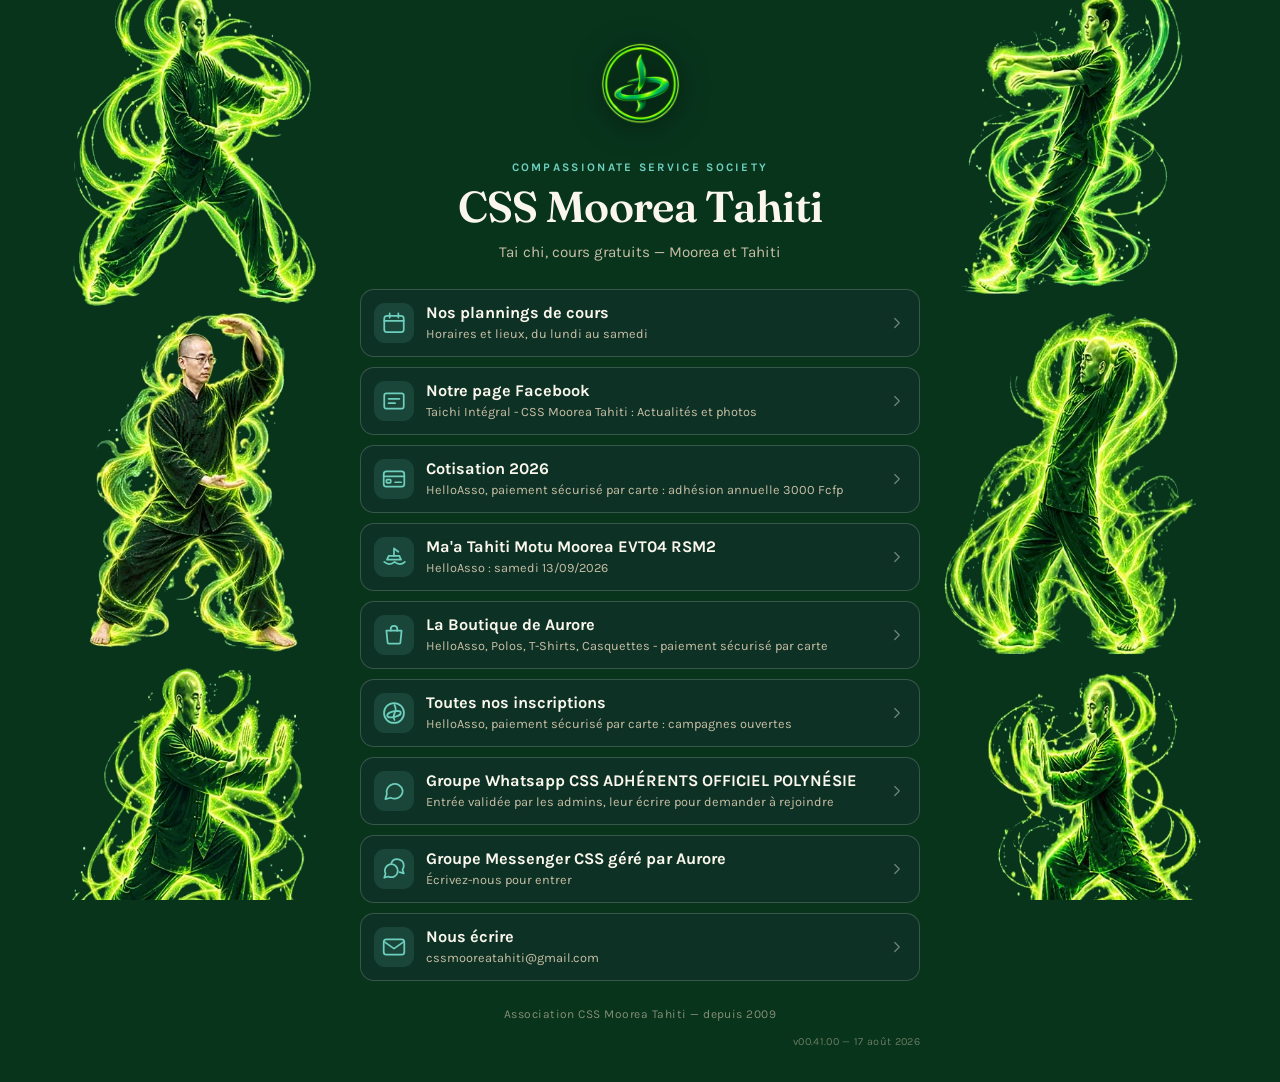
<file: index.html>
<!DOCTYPE html>
<!-- index.html — portail CSS Moorea Tahiti — version 00.41.00 — 18 août 2026 -->
<html lang="fr">
<head>
<meta charset="utf-8">
<meta name="viewport" content="width=device-width, initial-scale=1">

<!-- Titre et description : c'est ce qui s'affiche quand quelqu'un colle
     l'adresse dans un message. Le nom du site internet n'y figure pas,
     conformément à la règle de cette page publique. -->
<title>CSS Moorea Tahiti — nos liens</title>
<meta name="description" content="Tai chi à Moorea et Tahiti : actualités, adhésion, événements et conversations de l'association.">

<!-- Polices auto-hébergées, aucun appel à un domaine tiers.
     Fraunces pour le titre : sérif contemporain à contraste doux, lu
     lentement, en accord avec la discipline. Karla pour le texte :
     grotesque à hauteur d'x généreuse, lisible en petit corps. -->
<!-- Aperçu affiché par Facebook, Messenger et WhatsApp quand l'adresse est
     collée dans un message. Ces valeurs sont écrites en dur, contrairement
     au reste des textes : les robots de ces plateformes lisent le HTML sans
     exécuter le JavaScript, un texte posé par liens.js ne serait jamais vu.
     L'adresse de l'image DOIT être absolue, une adresse relative n'est pas
     résolue par ces robots.
     L'image partage-00.41.00.jpg est neutre et publique : elle ne cite ni l'espace
     réservé ni le site de l'association, puisqu'un aperçu circule partout,
     y compris hors des adhérents. -->
<meta property="og:type" content="website">
<meta property="og:site_name" content="CSS Moorea Tahiti">
<meta property="og:locale" content="fr_FR">
<meta property="og:url" content="https://csstaichi.github.io/liens/">
<meta property="og:title" content="CSS Moorea Tahiti — nos liens">
<meta property="og:description" content="Tai chi, cours gratuits à Moorea et Tahiti. Actualités, adhésion, événements et conversations de l'association.">
<meta property="og:image" content="https://csstaichi.github.io/liens/assets/partage-00.41.00.jpg">
<meta property="og:image:width" content="1200">
<meta property="og:image:height" content="630">
<meta property="og:image:alt" content="La pile des boutons du portail : plannings, page Facebook, cotisation, boutique et inscriptions">
<meta name="twitter:card" content="summary_large_image">
<meta name="twitter:title" content="CSS Moorea Tahiti — nos liens">
<meta name="twitter:description" content="Tai chi, cours gratuits à Moorea et Tahiti. Actualités, adhésion, événements et conversations de l'association.">
<meta name="twitter:image" content="https://csstaichi.github.io/liens/assets/partage-00.41.00.jpg">

<!-- Icône d'onglet et de raccourci sur l'écran d'accueil. -->
<link rel="icon" type="image/png" href="assets/logo.png">
<link rel="apple-touch-icon" href="assets/logo.png">

<link rel="stylesheet" href="assets/polices.css">
<link rel="stylesheet" href="styles.css">
</head>

<body>

<!-- Pavé 1 : l'image de fond, en position fixe derrière tout le reste. -->
<div class="fond"></div>

<!-- Pavé 2 : l'en-tête. Le logo de l'association est l'élément signature.
     Les attributs width et height sont posés pour que le navigateur
     réserve la place avant le chargement de l'image : sans eux, le titre
     saute vers le bas quand le logo arrive. -->
<header class="entete">

  <img class="logo" src="assets/logo.png" width="108" height="108"
       alt="Logo de l'association CSS Moorea Tahiti">

  <p class="sur-titre" data-dico="entete_sur_titre_public"></p>
  <h1 class="titre" data-dico="entete_titre"></h1>
  <p class="sous-titre" data-dico="entete_sous_titre_public"></p>
</header>

<!-- Pavé 3 : la pile de boutons. Vide dans le fichier : elle est remplie
     par liens.js à partir du jeu « publique ». -->
<main class="liens" id="liens"></main>

<!-- Pavé 4 : secours si JavaScript est désactivé. Un seul lien y est écrit
     en dur, celui de la page Facebook : c'est le point de contact de
     l'association et il ne révèle rien de réservé. -->
<noscript>
  <div class="secours">
    <span data-dico="alerte_sans_js">Cette page a besoin de JavaScript pour afficher les liens.</span><br>
    <span data-dico="alerte_sans_js_secours">Écrivez-nous sur notre page Facebook :</span><br>
    <a href="https://www.facebook.com/TaiChi.CSSMooreaTahiti">facebook.com/TaiChi.CSSMooreaTahiti</a>
  </div>
</noscript>

<!-- Pavé 5 : mention de pied de page. -->
<footer class="pied" data-dico="pied_mention"></footer>

<!-- Numéro de version, posé par liens.js depuis une valeur unique. -->
<p class="version" id="version"></p>

<!-- Pavé 6 : chargement du dictionnaire puis appel du jeu de cette page.
     Le nom du jeu est le seul réglage propre à ce fichier. -->
<script src="liens.js"></script>
<script>demarrer("publique");</script>

</body>
</html>
</file>
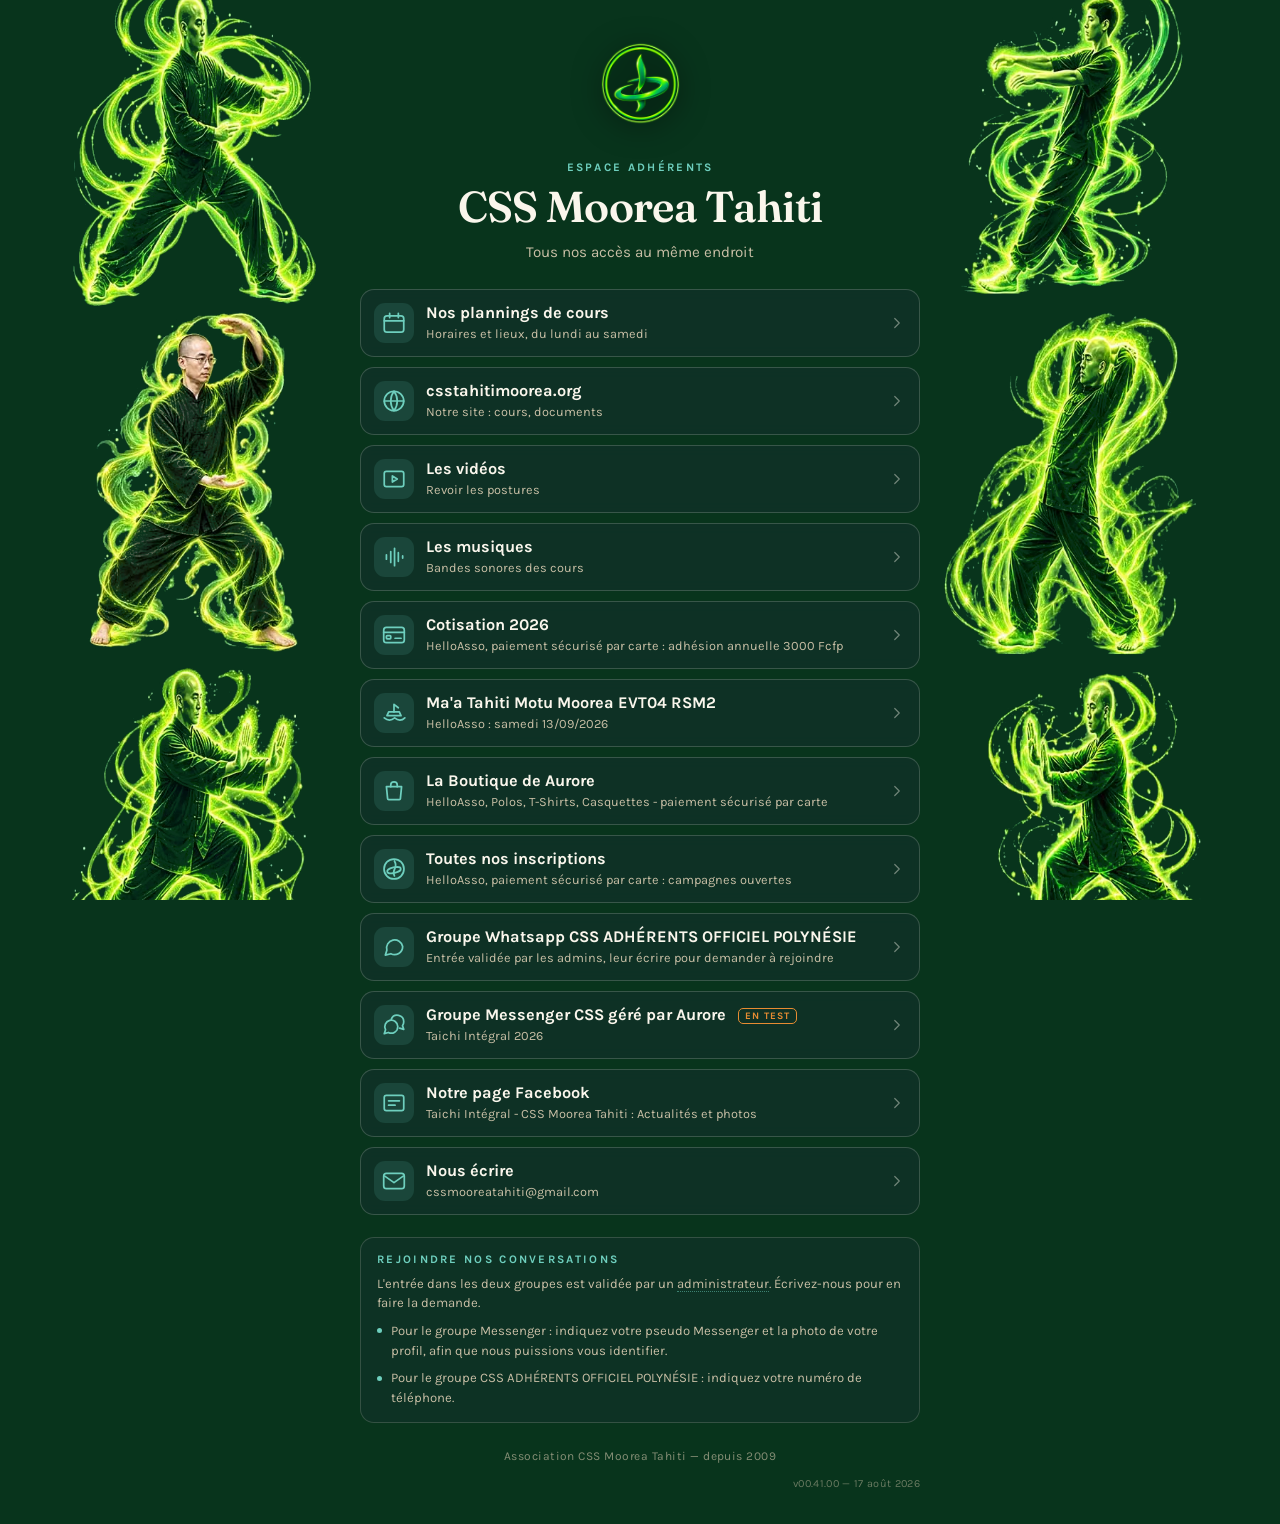
<file: adherents.html>
<!DOCTYPE html>
<!-- adherents.html — portail CSS Moorea Tahiti — version 00.41.00 — 18 août 2026 -->
<html lang="fr">
<head>
<meta charset="utf-8">
<meta name="viewport" content="width=device-width, initial-scale=1">

<title>CSS Moorea Tahiti — espace adhérents</title>
<meta name="description" content="Tous les accès de l'association réunis : site, vidéos, musiques, adhésion et conversations.">

<!-- PAS de balise robots noindex sur cette page, et c'est délibéré.
     Elle en portait une jusqu'à la version 00.07.00. Constat fait à
     l'usage : le compositeur de publication Facebook affichait bien
     l'aperçu, mais Messenger et WhatsApp ne montraient aucune image. Ces
     deux applications utilisent un robot d'aperçu distinct, qui respecte
     le noindex et supprime le cartouche.
     Or cette page est diffusée exclusivement dans ces deux conversations :
     y perdre l'aperçu revenait à le perdre partout où il sert.
     Le risque d'indexation reste faible : aucun site ne pointe vers cette
     adresse, et Google découvre surtout par les liens entrants.
     POUR REVENIR EN ARRIÈRE, si l'indexation devient gênante : remettre
     la ligne ci-dessous, en sachant que l'aperçu disparaîtra à nouveau.
     <meta name="robots" content="noindex, nofollow">
-->

<!-- Mêmes polices auto-hébergées que la page publique. -->
<!-- Aperçu affiché par Facebook, Messenger et WhatsApp quand l'adresse est
     collée dans un message. Ces valeurs sont écrites en dur, contrairement
     au reste des textes : les robots de ces plateformes lisent le HTML sans
     exécuter le JavaScript, un texte posé par liens.js ne serait jamais vu.
     L'adresse de l'image DOIT être absolue, une adresse relative n'est pas
     résolue par ces robots.
     L'image partage-00.41.00.jpg est neutre et publique : elle ne cite ni l'espace
     réservé ni le site de l'association, puisqu'un aperçu circule partout,
     y compris hors des adhérents. -->
<meta property="og:type" content="website">
<meta property="og:site_name" content="CSS Moorea Tahiti">
<meta property="og:locale" content="fr_FR">
<meta property="og:url" content="https://csstaichi.github.io/liens/adherents.html">
<meta property="og:title" content="CSS Moorea Tahiti — espace adhérents">
<meta property="og:description" content="Tous les accès de l'association réunis au même endroit.">
<meta property="og:image" content="https://csstaichi.github.io/liens/assets/partage-00.41.00.jpg">
<meta property="og:image:width" content="1200">
<meta property="og:image:height" content="630">
<meta property="og:image:alt" content="La pile des boutons du portail : plannings, page Facebook, cotisation, boutique et inscriptions">
<meta name="twitter:card" content="summary_large_image">
<meta name="twitter:title" content="CSS Moorea Tahiti — espace adhérents">
<meta name="twitter:description" content="Tous les accès de l'association réunis au même endroit.">
<meta name="twitter:image" content="https://csstaichi.github.io/liens/assets/partage-00.41.00.jpg">

<!-- Icône d'onglet et de raccourci sur l'écran d'accueil. -->
<link rel="icon" type="image/png" href="assets/logo.png">
<link rel="apple-touch-icon" href="assets/logo.png">

<link rel="stylesheet" href="assets/polices.css">
<link rel="stylesheet" href="styles.css">
</head>

<body>

<!-- Pavé 1 : image de fond, identique à la page publique. -->
<div class="fond"></div>

<!-- Pavé 2 : en-tête. Même logo signature ; sur-titre et sous-titre
     différents, ils disent à l'adhérent qu'il est au bon endroit. -->
<header class="entete">

  <img class="logo" src="assets/logo.png" width="108" height="108"
       alt="Logo de l'association CSS Moorea Tahiti">

  <p class="sur-titre" data-dico="entete_sur_titre_adherents"></p>
  <h1 class="titre" data-dico="entete_titre"></h1>
  <p class="sous-titre" data-dico="entete_sous_titre_adherents"></p>
</header>

<!-- Pavé 3 : la pile de boutons, remplie par liens.js avec le jeu complet. -->
<main class="liens" id="liens"></main>

<!-- Pavé 3 bis : comment obtenir l'accès aux deux conversations.
     Les deux groupes sont en approbation par un administrateur : aucun
     lien ne permet de demander à entrer, la démarche passe par un
     message. Tous les textes viennent du dictionnaire. -->
<section class="demande">
  <h2 class="demande-titre" data-dico="demande_titre"></h2>
  <p data-dico="demande_texte"></p>
  <p class="demande-ligne" data-dico="demande_messenger"></p>
  <p class="demande-ligne" data-dico="demande_whatsapp"></p>
</section>


<!-- Pavé 4 : secours sans JavaScript. Ici le lien écrit en dur est celui du
     site de l'association, puisque cette page lui est déjà consacrée. -->
<noscript>
  <div class="secours">
    <span data-dico="alerte_sans_js">Cette page a besoin de JavaScript pour afficher les liens.</span><br>
    <a href="https://www.csstahitimoorea.org/accueil">csstahitimoorea.org</a>
  </div>
</noscript>

<!-- Pavé 6 : mention de pied de page. -->
<footer class="pied" data-dico="pied_mention"></footer>

<!-- Numéro de version, posé par liens.js depuis une valeur unique. -->
<p class="version" id="version"></p>

<!-- Pavé 7 : dictionnaire puis jeu de cette page. -->
<script src="liens.js"></script>
<script>demarrer("adherents");</script>

</body>
</html>
</file>
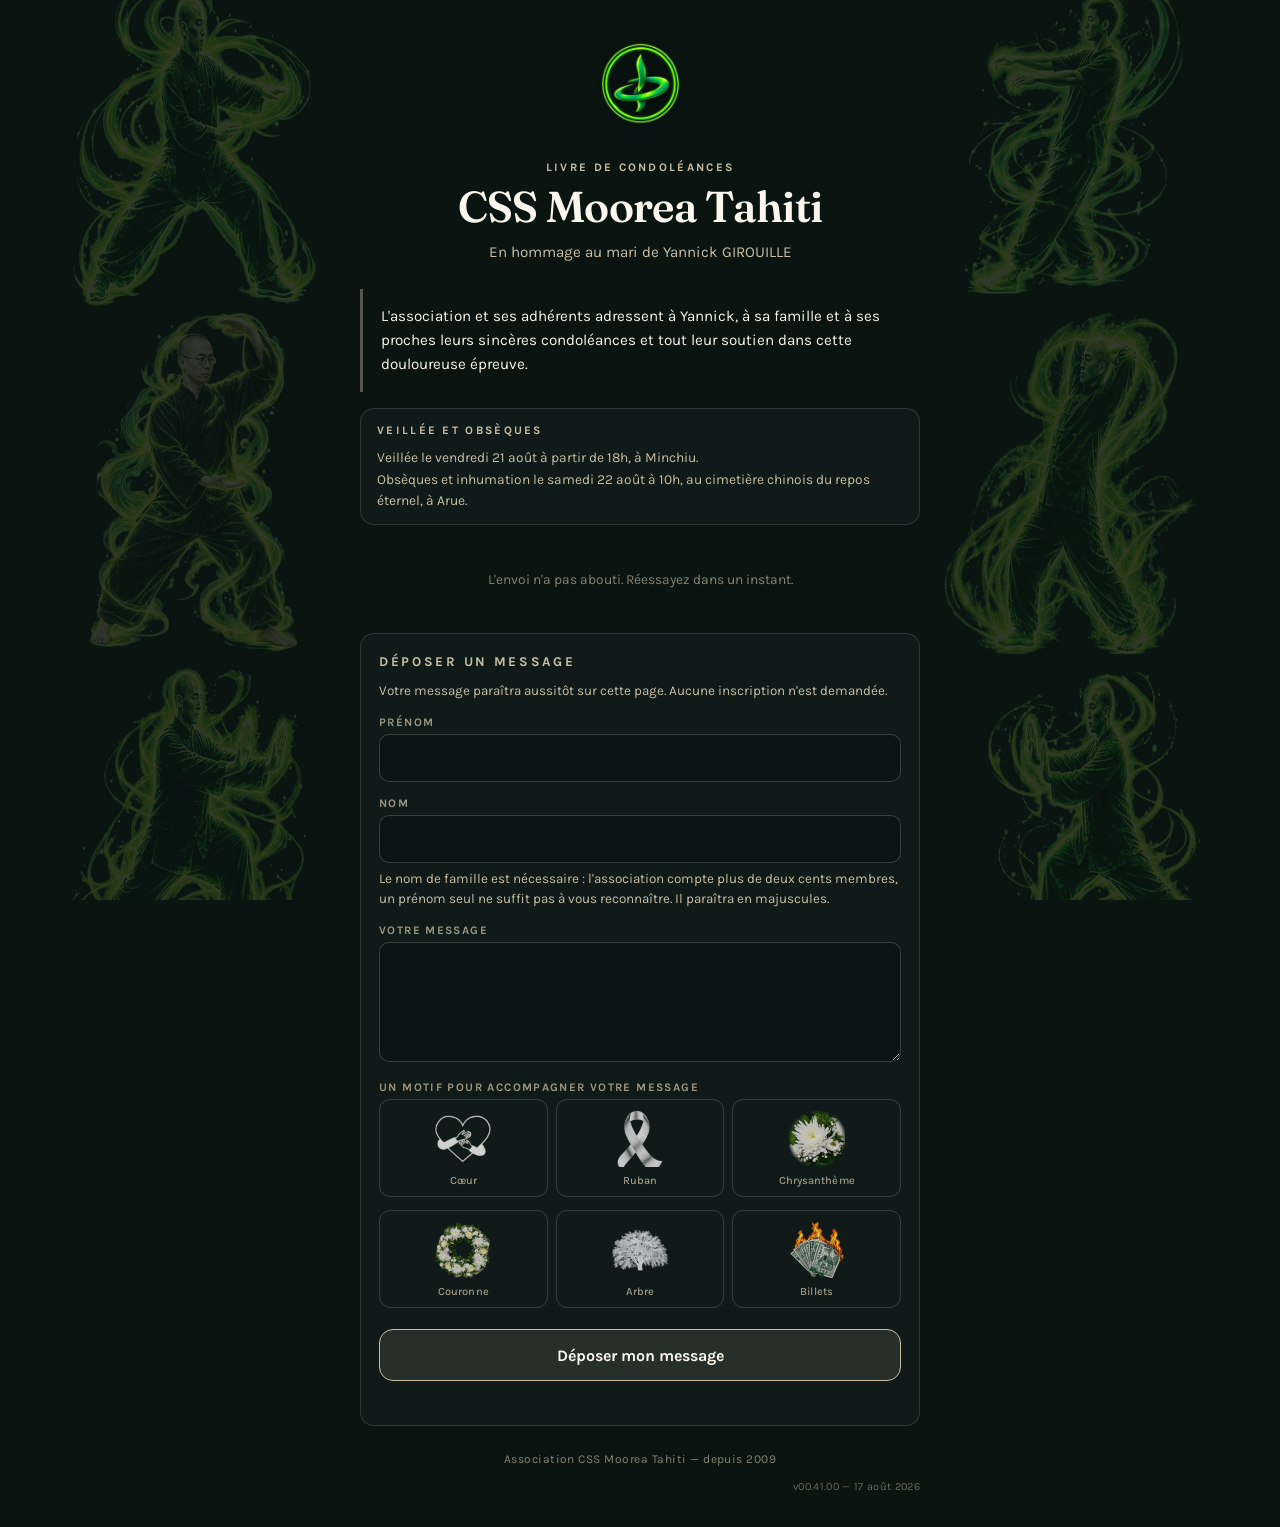
<file: condoleances.html>
<!DOCTYPE html>
<!-- condoleances.html — portail CSS Moorea Tahiti — version 00.41.00 — 18 août 2026 -->
<html lang="fr">
<head>
<meta charset="utf-8">
<meta name="viewport" content="width=device-width, initial-scale=1">

<title>Livre de condoléances — CSS Moorea Tahiti</title>
<meta name="description" content="Livre de condoléances ouvert par l'association CSS Moorea Tahiti en hommage au mari de Yannick GIROUILLE.">

<!-- Aperçu de partage propre depuis la 00.31.00 : assets/partage-condoleances-00.41.00.jpg,
     1200 x 630 px. Jusqu'ici cette page retombait sur la carte du portail,
     qui montre la pile de boutons, Boutique et Cotisation comprises. Un
     cartouche gai posé sur un lien de deuil est une faute, et elle était
     visible par tous ceux qui recevaient le lien.
     L'image ne porte aucun bouton, aucune couleur vive, et pas la moindre
     touche de rouge, proscrit dans un deuil chinois.
     APRÈS TOUT CHANGEMENT DE CETTE IMAGE OU DU TITRE : passer l'adresse
     dans developers.facebook.com/tools/debug puis « Re-collecter », sinon
     les liens déjà partagés gardent l'ancien cartouche des semaines. -->
<meta property="og:type" content="website">
<meta property="og:site_name" content="CSS Moorea Tahiti">
<meta property="og:locale" content="fr_FR">
<meta property="og:url" content="https://csstaichi.github.io/liens/condoleances.html">
<meta property="og:title" content="Livre de condoléances — CSS Moorea Tahiti">
<meta property="og:description" content="Déposez un message pour Yannick, sa famille et ses proches.">
<meta property="og:image" content="https://csstaichi.github.io/liens/assets/partage-condoleances-00.41.00.jpg">
<meta property="og:image:alt" content="Deux fleurs blanches posées sur une eau sombre">
<meta property="og:image:width" content="1200">
<meta property="og:image:height" content="630">
<meta name="twitter:card" content="summary_large_image">
<meta name="twitter:title" content="Livre de condoléances — CSS Moorea Tahiti">
<meta name="twitter:description" content="Déposez un message pour Yannick, sa famille et ses proches.">
<meta name="twitter:image" content="https://csstaichi.github.io/liens/assets/partage-condoleances-00.41.00.jpg">

<link rel="icon" type="image/png" href="assets/logo.png">
<link rel="apple-touch-icon" href="assets/logo.png">

<link rel="stylesheet" href="assets/polices.css">
<link rel="stylesheet" href="styles.css">
</head>

<!-- La classe « condoleances » assombrit le fond et atténue les
     figurines : le vert vif du portail n'a pas sa place ici. -->
<body class="condoleances">

<!-- Pavé 1 : arrière-plan et figurines atténuées. -->
<div class="fond"></div>

<!-- Pavé 2 : en-tête. -->
<header class="entete">

  <img class="logo" src="assets/logo.png" width="116" height="116"
       alt="Logo de l'association CSS Moorea Tahiti">

  <p class="sur-titre" data-dico="entete_sur_titre_condoleances"></p>
  <h1 class="titre" data-dico="entete_titre"></h1>
  <p class="sous-titre" data-dico="entete_sous_titre_condoleances"></p>
</header>

<!-- Pavé 3 : mot d'introduction. -->
<p class="condo-intro" data-dico="condo_intro"></p>

<!-- Pavé 4 : veillée et obsèques. Information factuelle, séparée des
     messages pour rester trouvable. -->
<section class="condo-dates">
  <p class="demande-titre" data-dico="condo_obseques_titre"></p>
  <p data-dico="condo_veillee"></p>
  <p data-dico="condo_inhumation"></p>
</section>

<!-- Pavé 5 : nombre de messages, puis les messages eux-mêmes, lus dans
     le registre par liens.js. -->
<p class="condo-compteur" id="compteur"></p>
<main class="liens" id="messages"></main>

<!-- Pavé 6 : formulaire de dépôt.
     Pas de balise form imbriquée dans autre chose, pas de rechargement :
     l'envoi se fait sans quitter la page, et le message apparaît aussitôt
     au-dessus. -->
<section class="condo-form">
  <!-- Titre et intro portent un identifiant : ils changent de texte
       quand le formulaire sert à MODIFIER un message au lieu d'en
       déposer un neuf. C'est habillerFormulaire() qui les écrit. -->
  <p class="demande-titre" id="form-titre"></p>
  <p id="form-intro"></p>

  <form id="formulaire" novalidate>

    <div class="champ">
      <label for="prenom" data-dico="condo_champ_prenom"></label>
      <input type="text" id="prenom" name="prenom" maxlength="60" autocomplete="given-name">
    </div>

    <div class="champ">
      <label for="nom" data-dico="condo_champ_nom"></label>
      <input type="text" id="nom" name="nom" maxlength="60" autocomplete="family-name">
      <!-- Mention du caractère facultatif : elle est placée sous le second
           champ, donc lue après les deux, et non au-dessus du premier. -->
      <p class="champ-aide" data-dico="condo_champ_nom_libre"></p>
    </div>

    <div class="champ">
      <label for="message" data-dico="condo_champ_message"></label>
      <textarea id="message" name="message" maxlength="1200"></textarea>
    </div>

    <div class="champ">
      <label data-dico="condo_champ_motif"></label>
      <div class="motifs" id="motifs"></div>
    </div>

    <!-- Champ piège contre les robots. Invisible à l'écran, ignoré par
         les lecteurs d'écran, jamais rempli par un humain. -->
    <div class="piege" aria-hidden="true">
      <label for="site">Ne pas remplir</label>
      <input type="text" id="site" name="site" tabindex="-1" autocomplete="off">
    </div>

    <button type="submit" class="bouton-envoi" id="envoyer" data-dico="condo_bouton"></button>

    <!-- Bouton d'abandon d'une modification. Masqué tant qu'aucun message
         n'est en cours de modification. -->
    <button type="button" class="bouton-annuler" id="annuler" hidden></button>

    <p class="etat" id="etat" role="status"></p>
  </form>
</section>

<!-- Pavé 7 : secours sans JavaScript. -->
<noscript>
  <div class="secours">
    <span data-dico="alerte_sans_js">Cette page a besoin de JavaScript pour afficher les messages.</span>
  </div>
</noscript>

<!-- Pavé 8 : mention de pied de page et repère de version. -->
<footer class="pied" data-dico="pied_mention"></footer>
<p class="version" id="version"></p>

<!-- Pavé 9 : dictionnaire puis ouverture du registre. -->
<script src="liens.js"></script>
<script>demarrerCondoleances();</script>

</body>
</html>
</file>
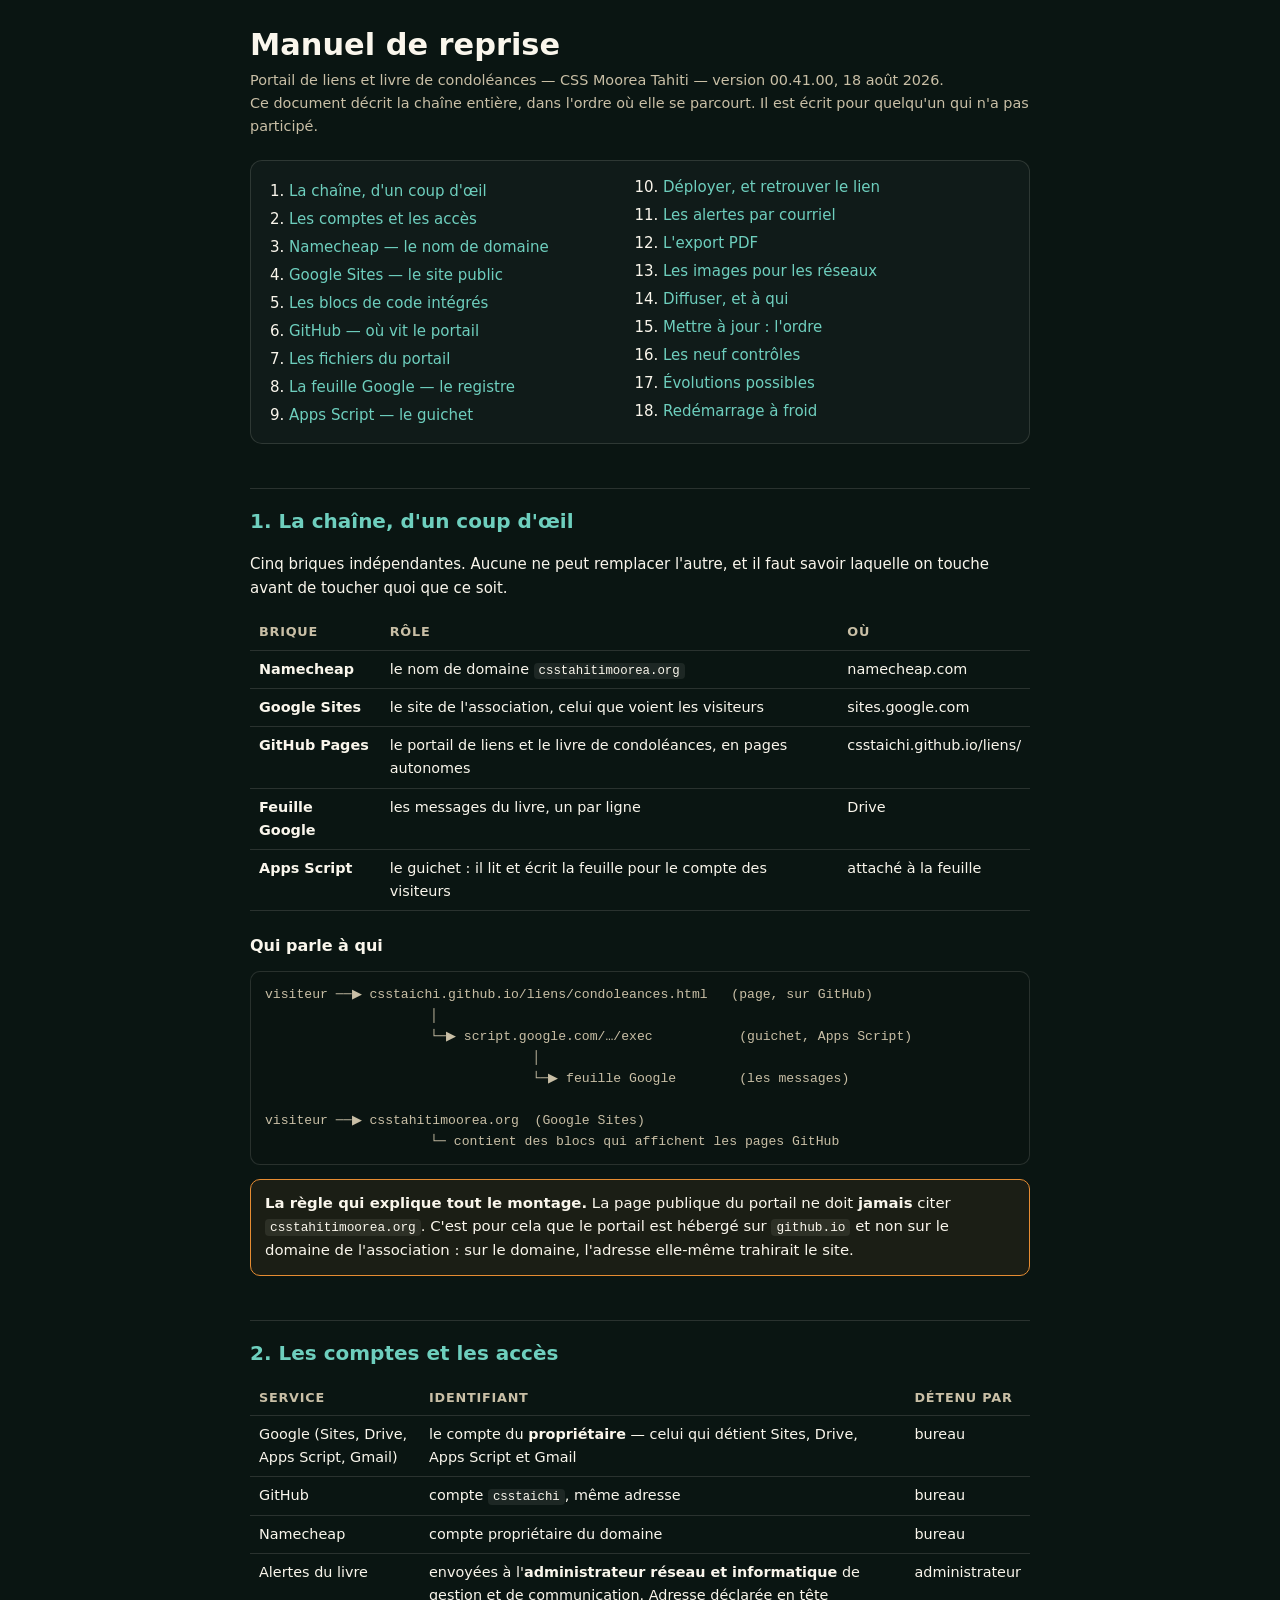
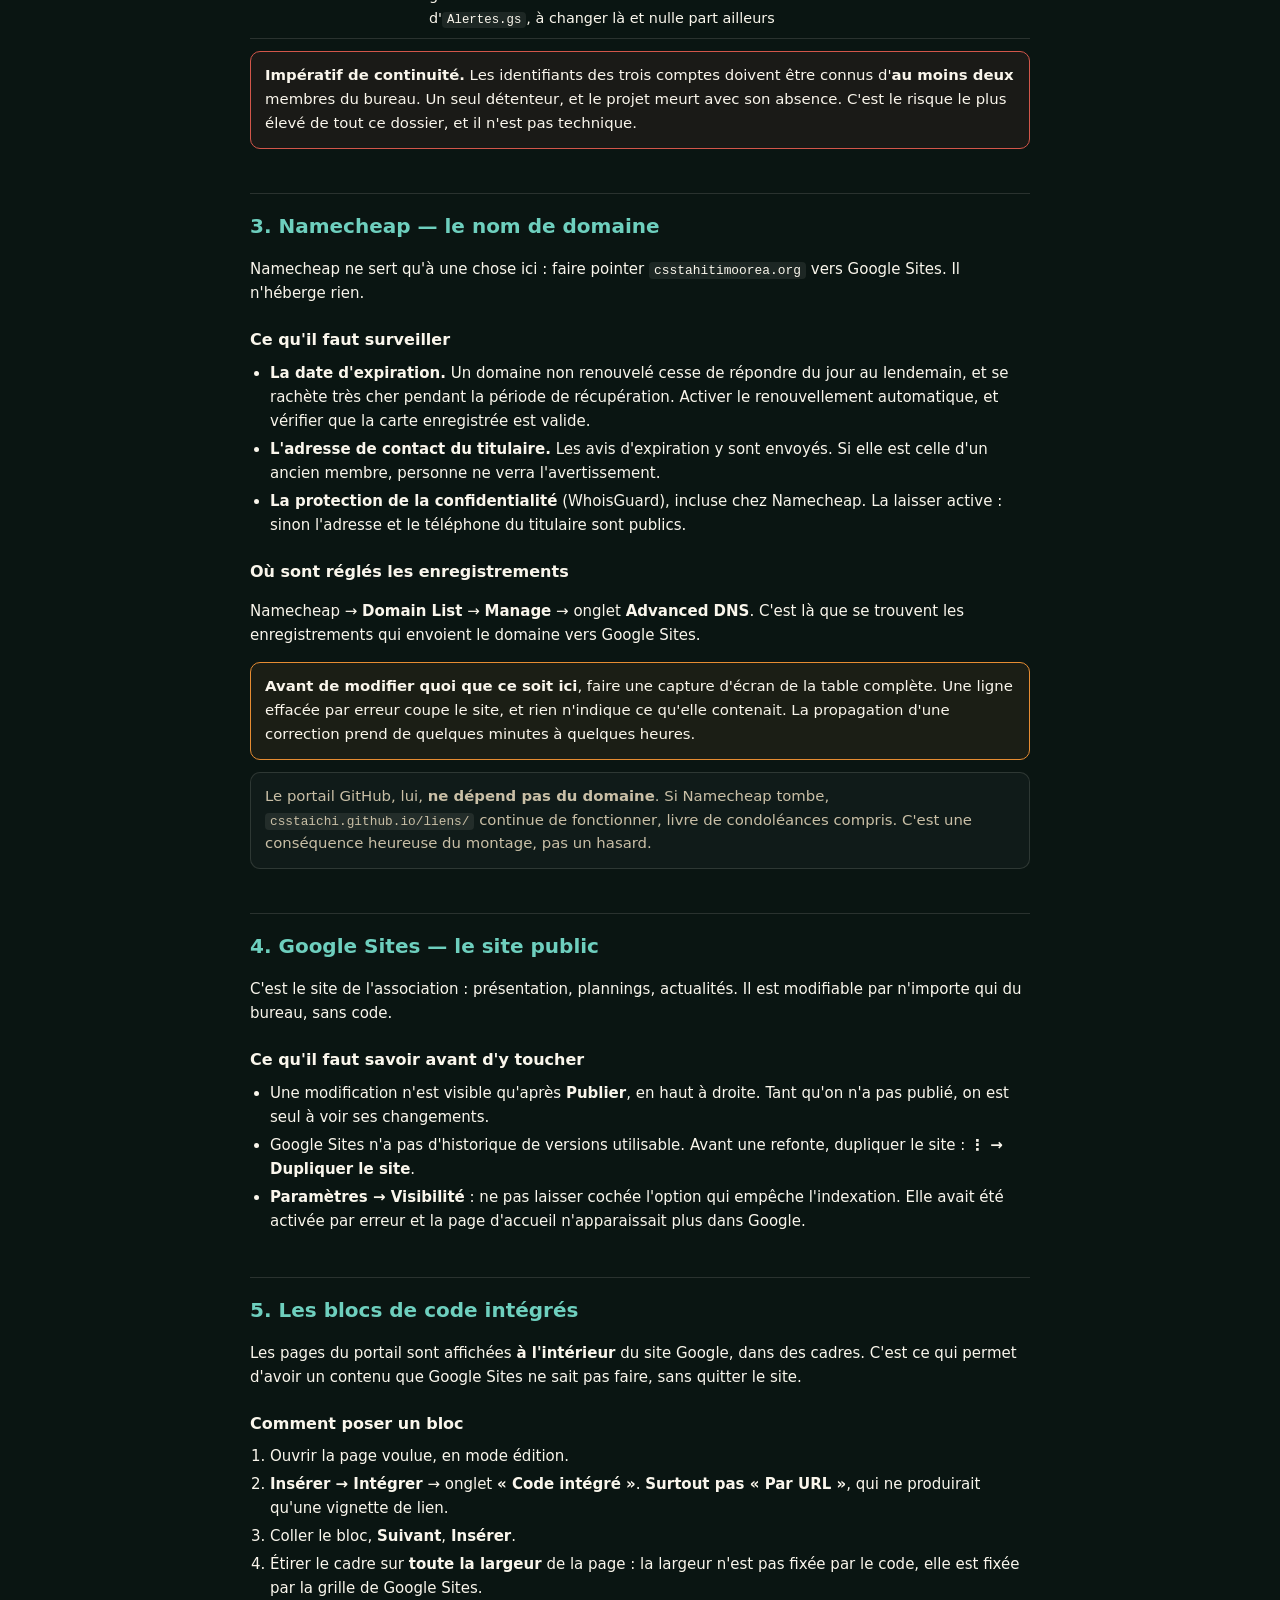
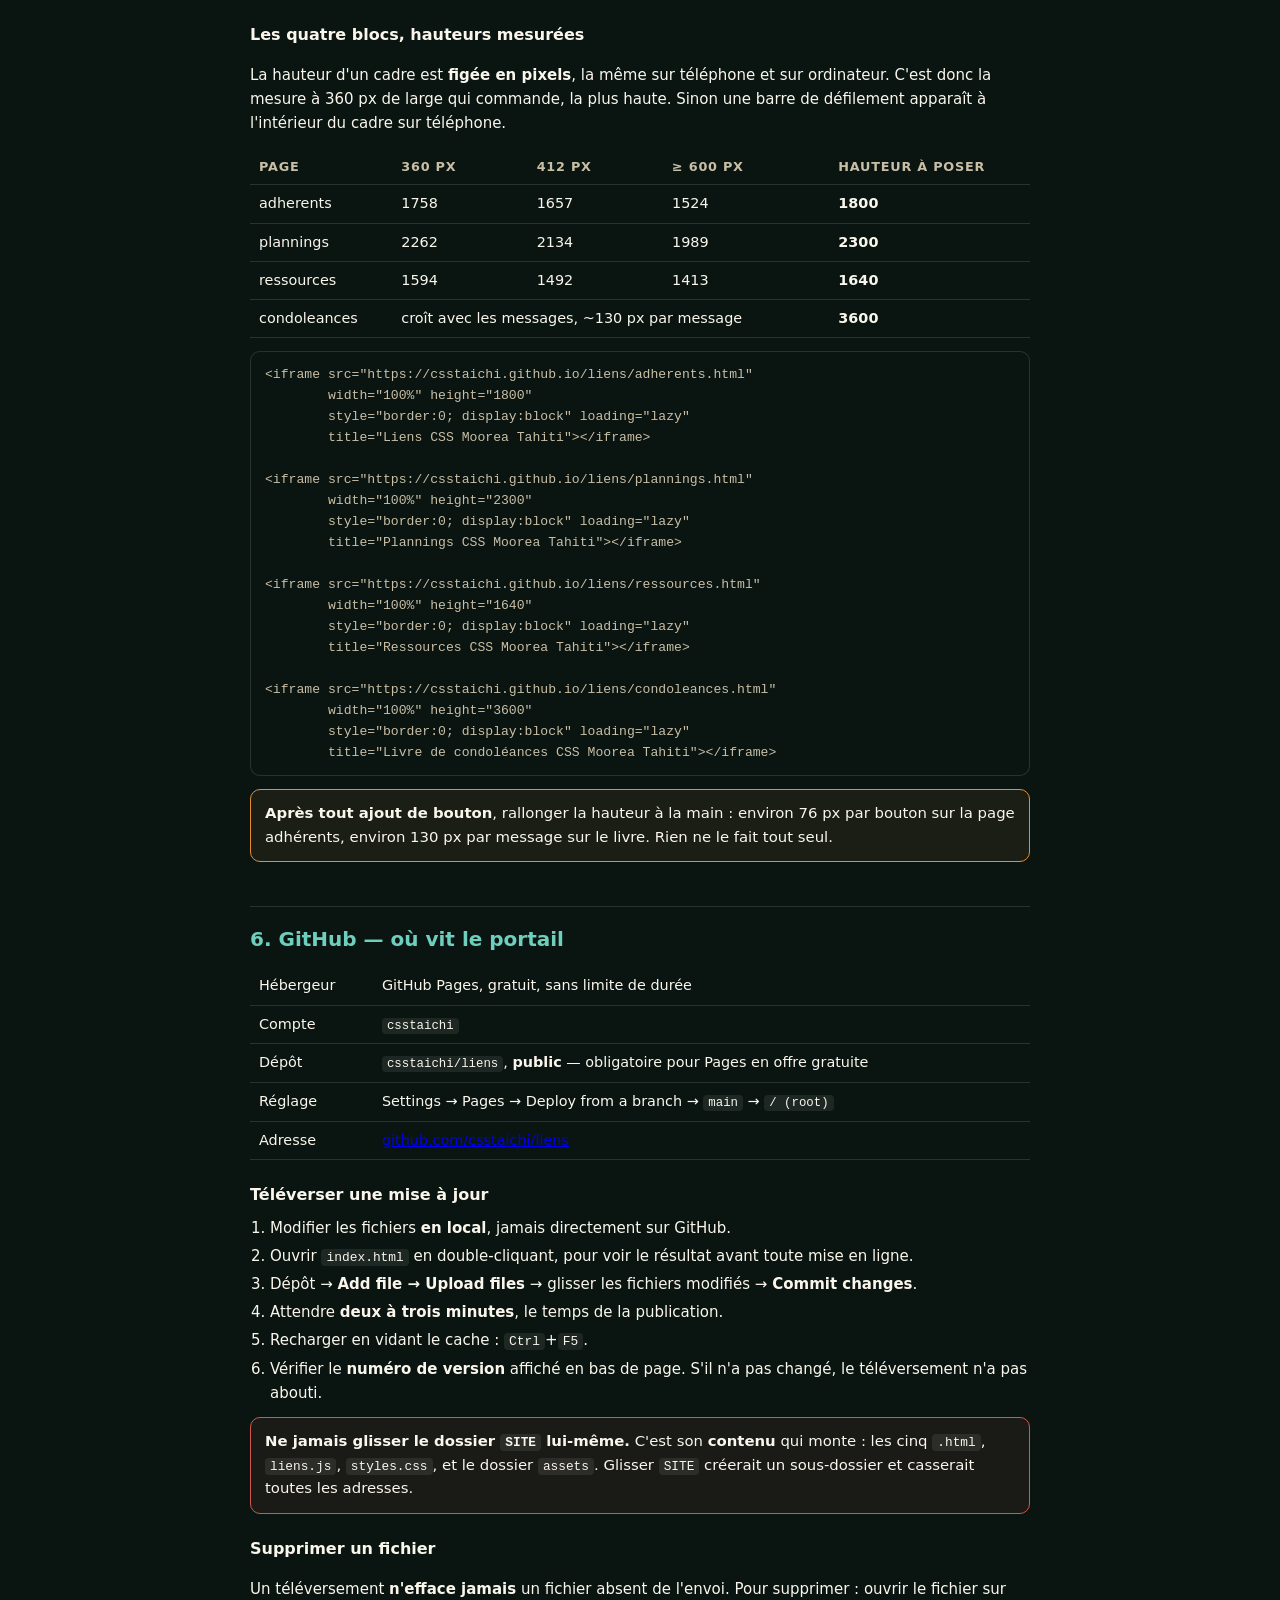
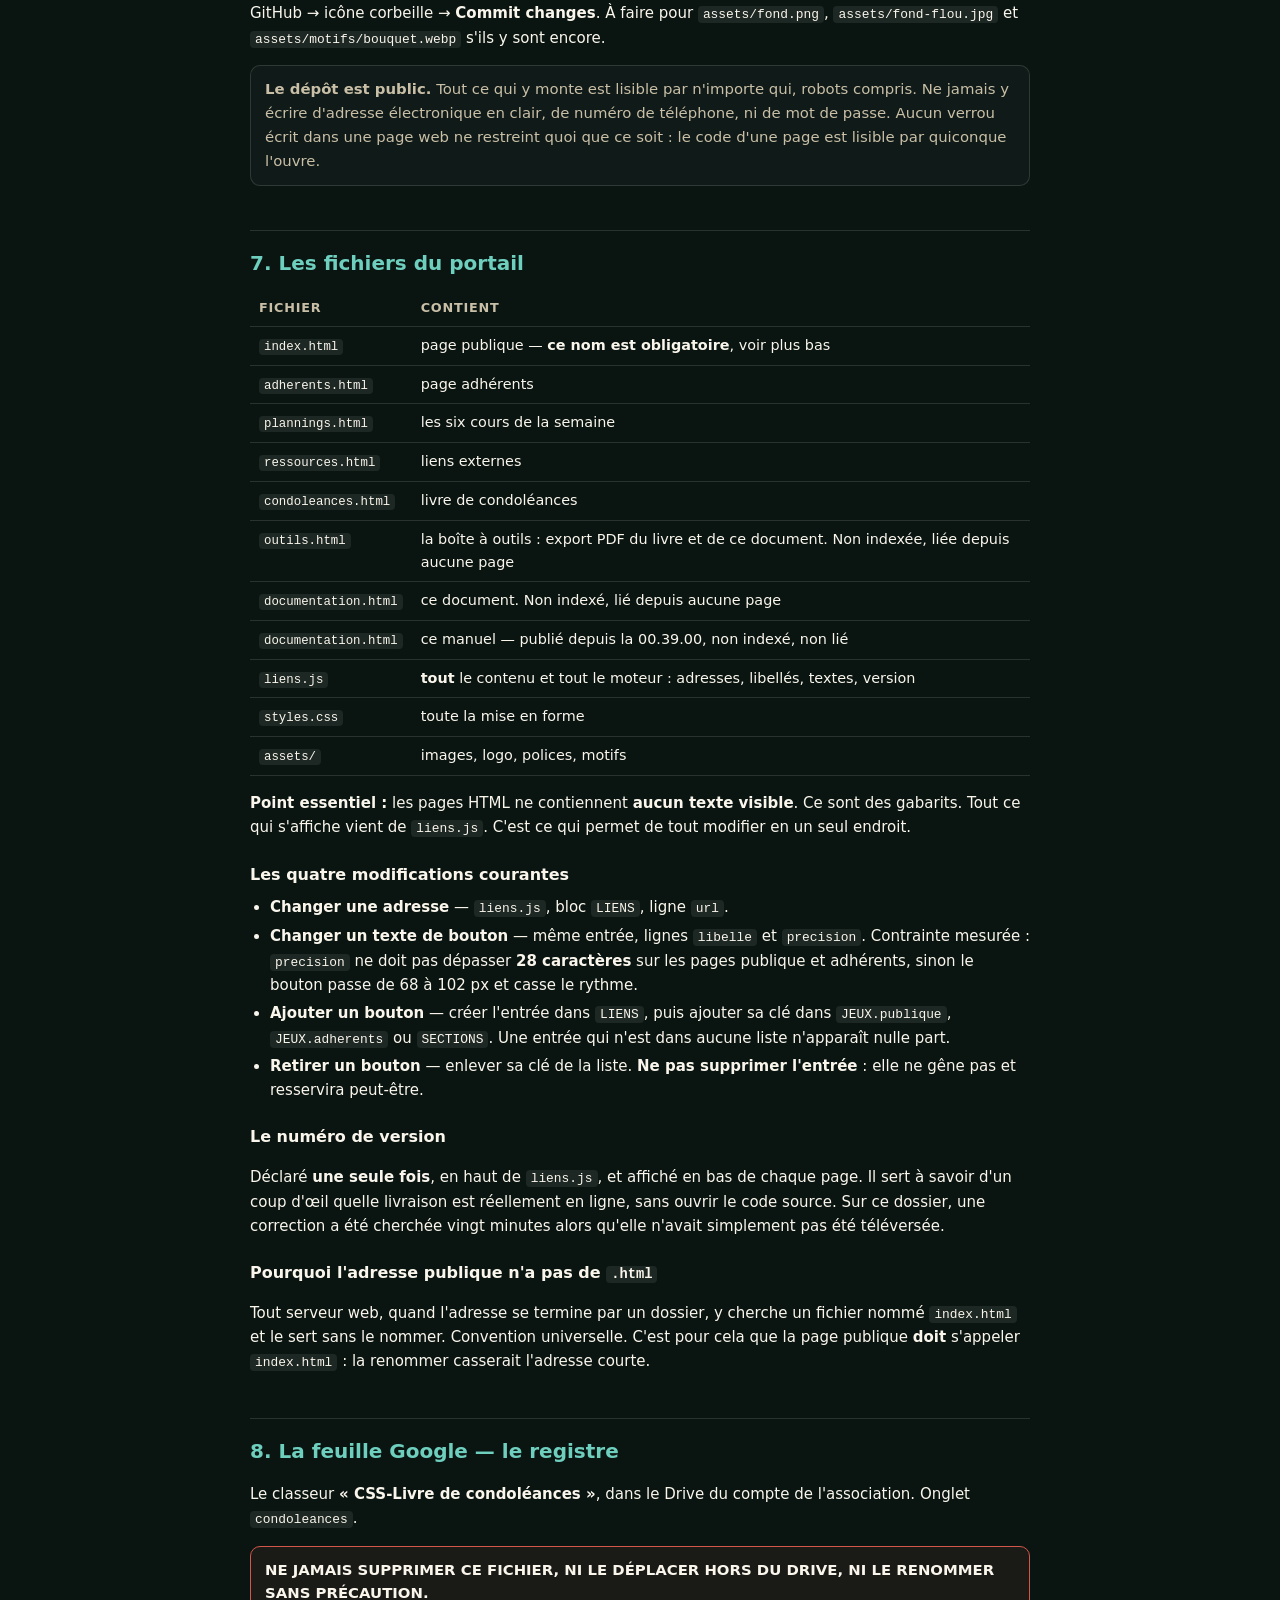
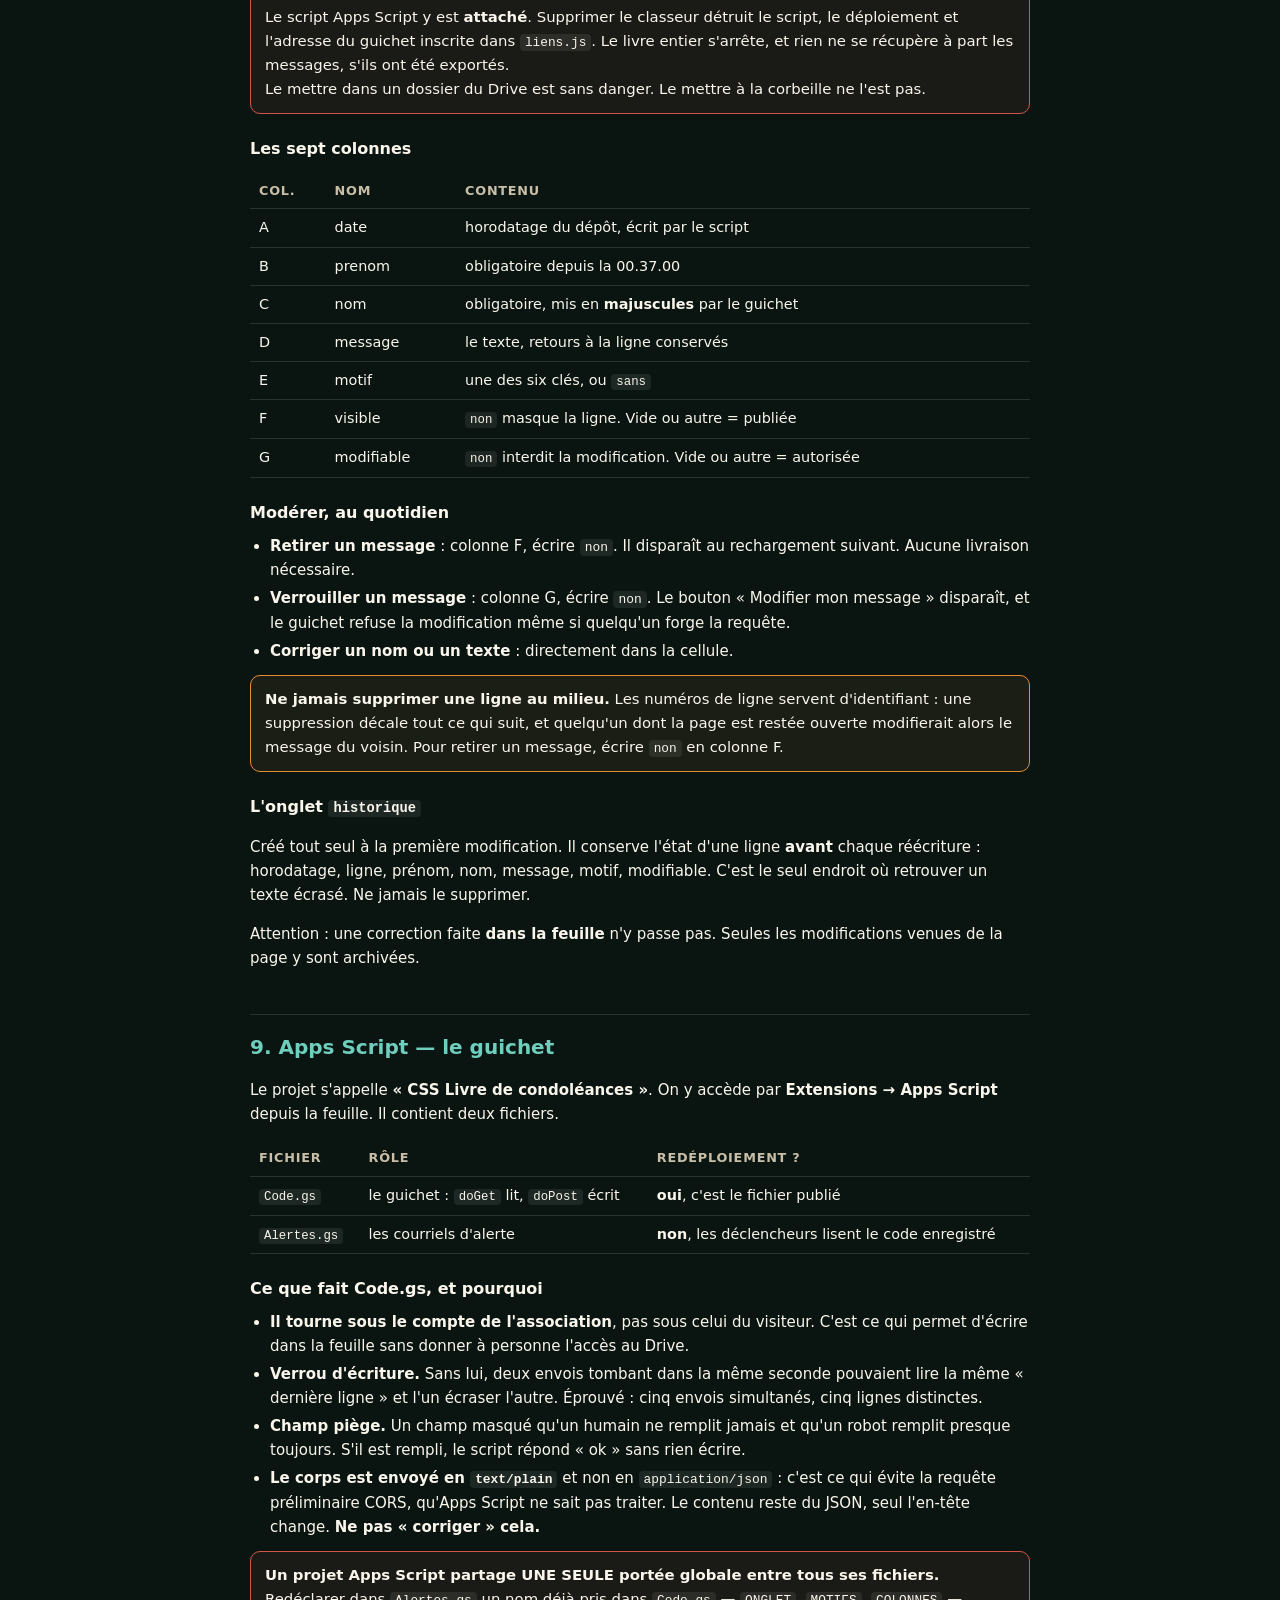
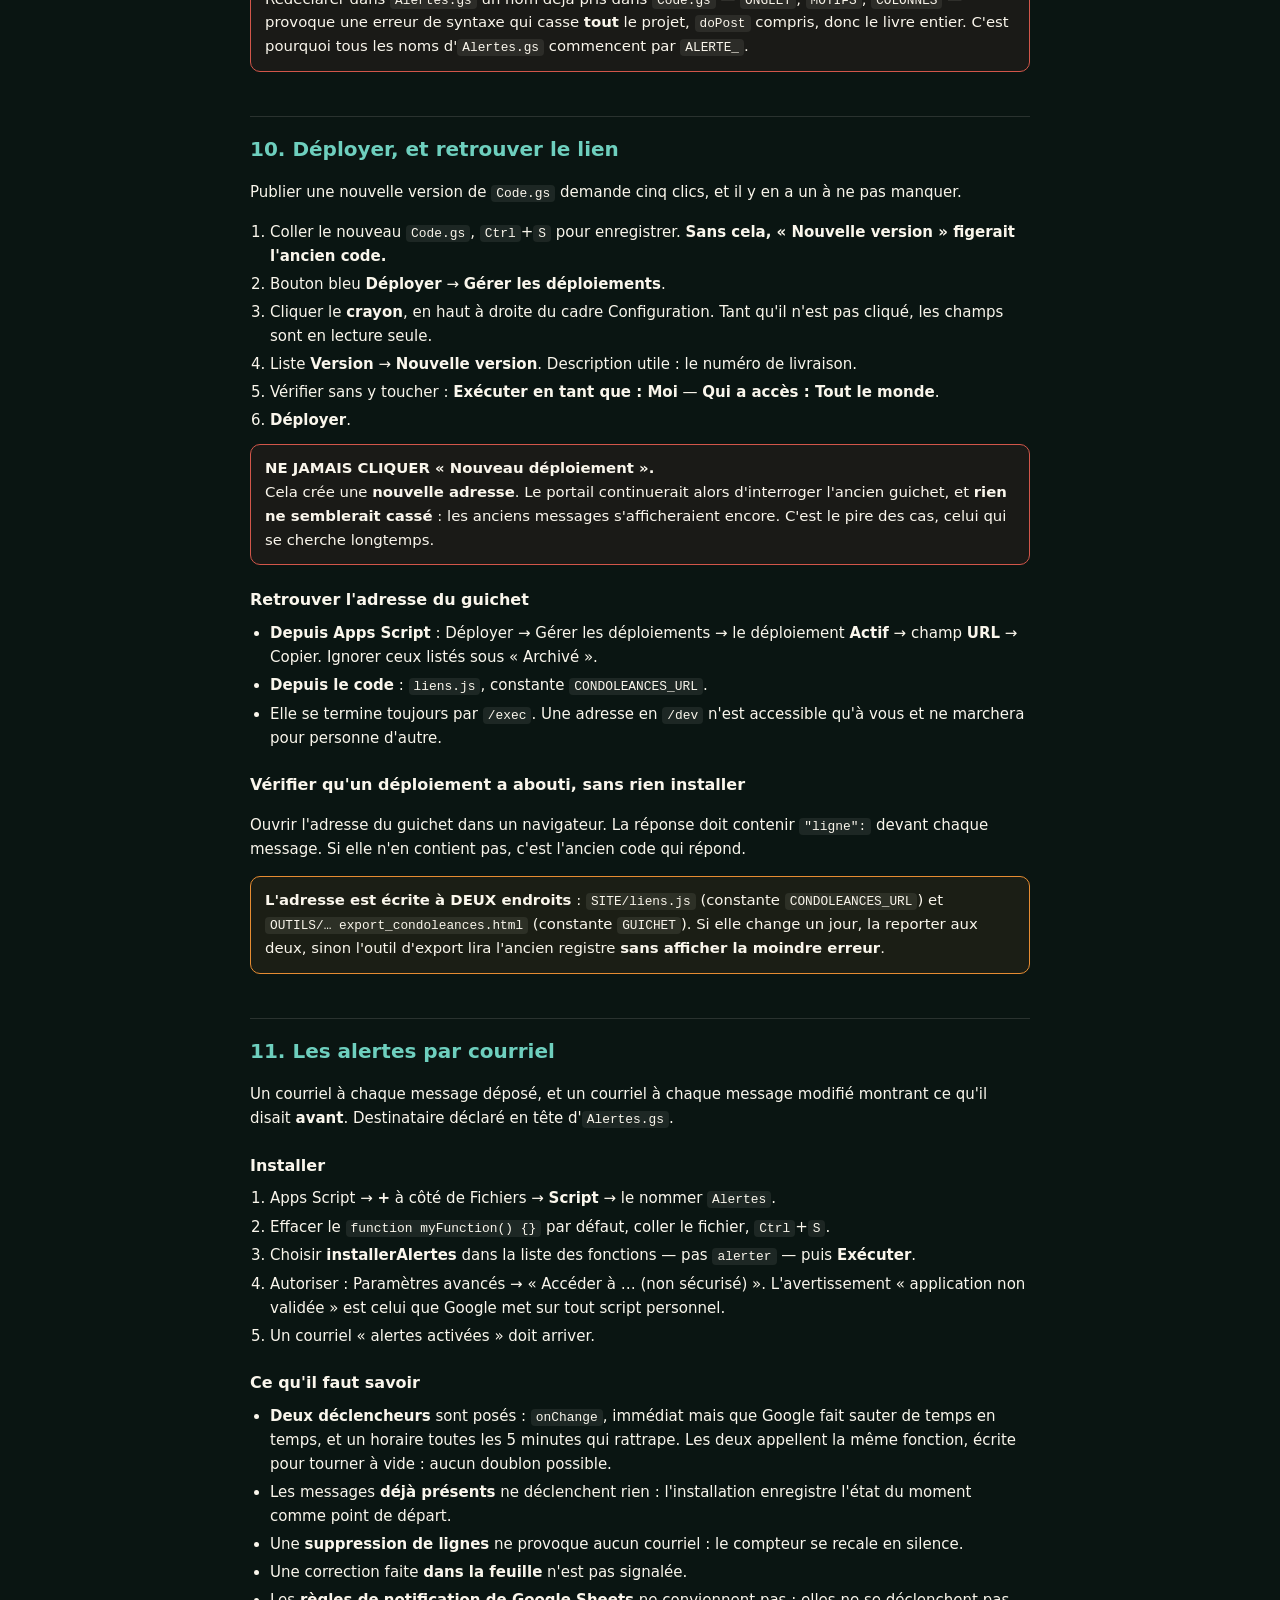
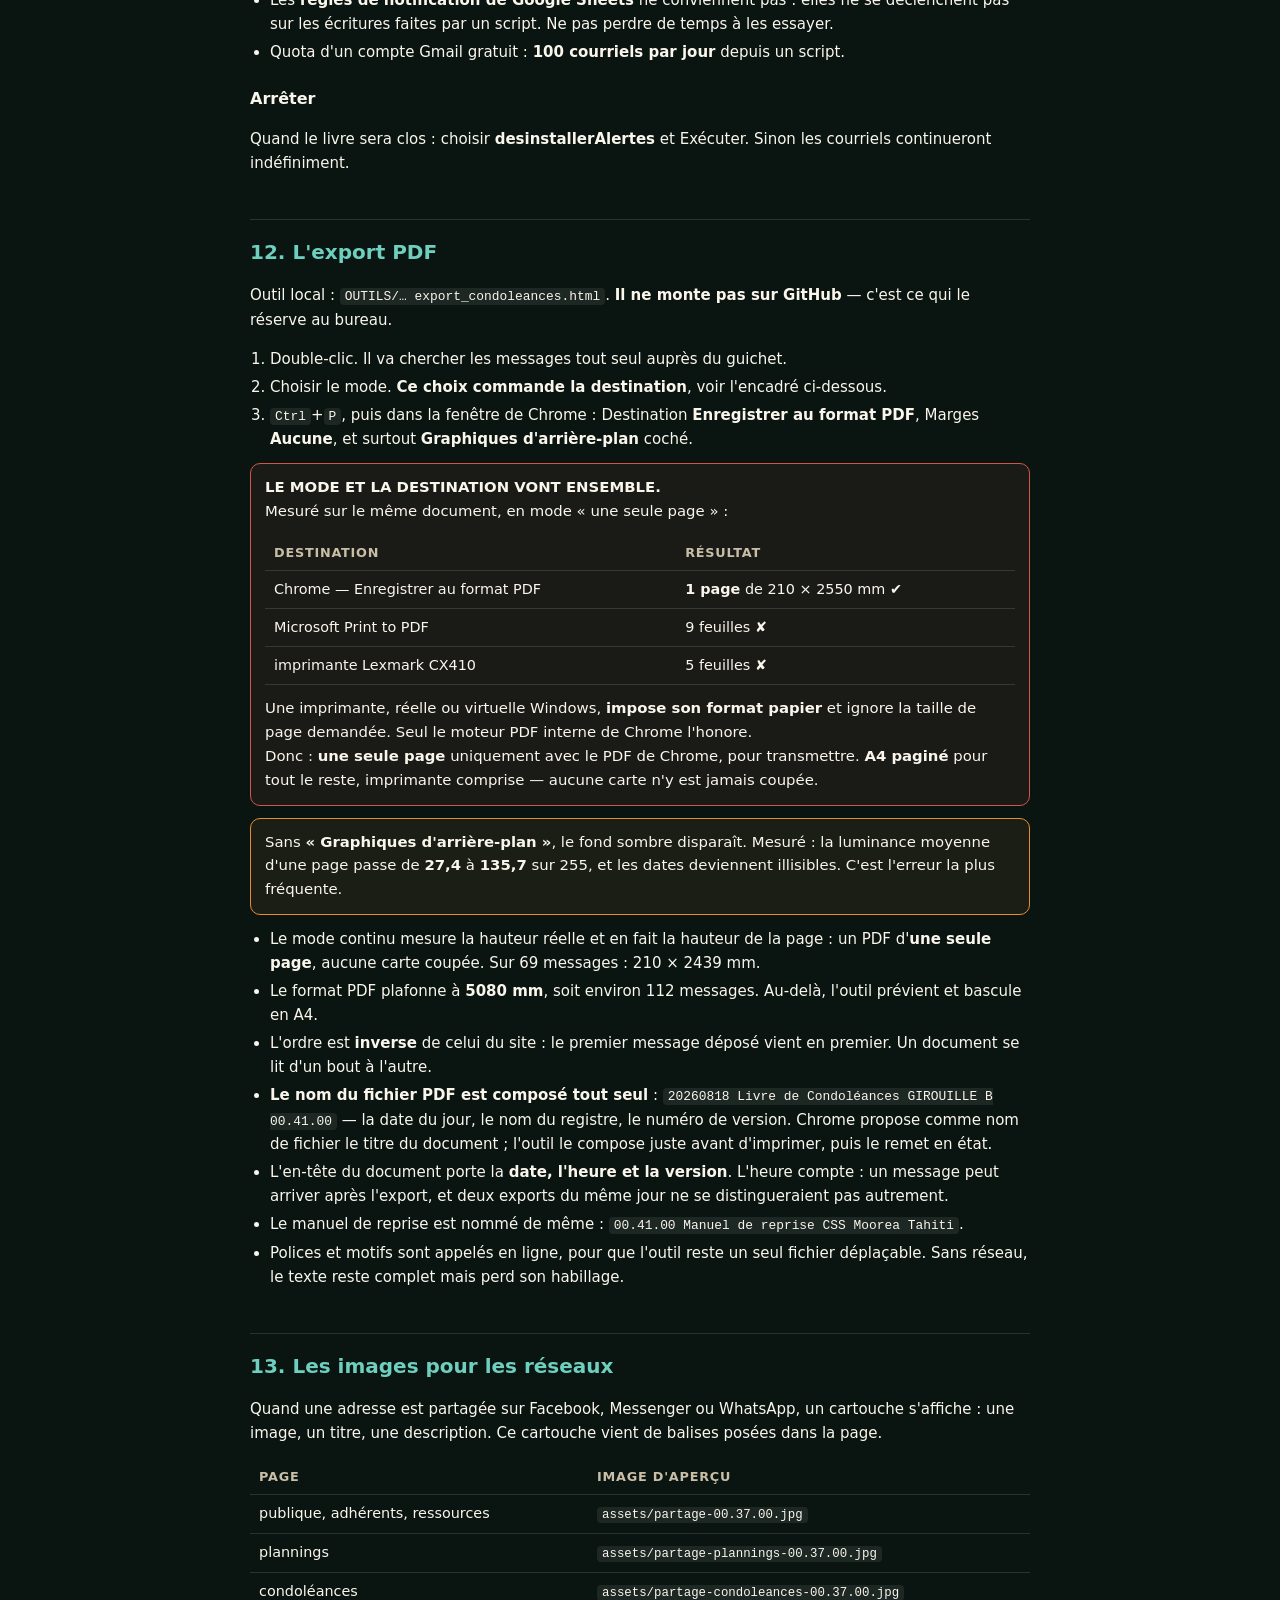
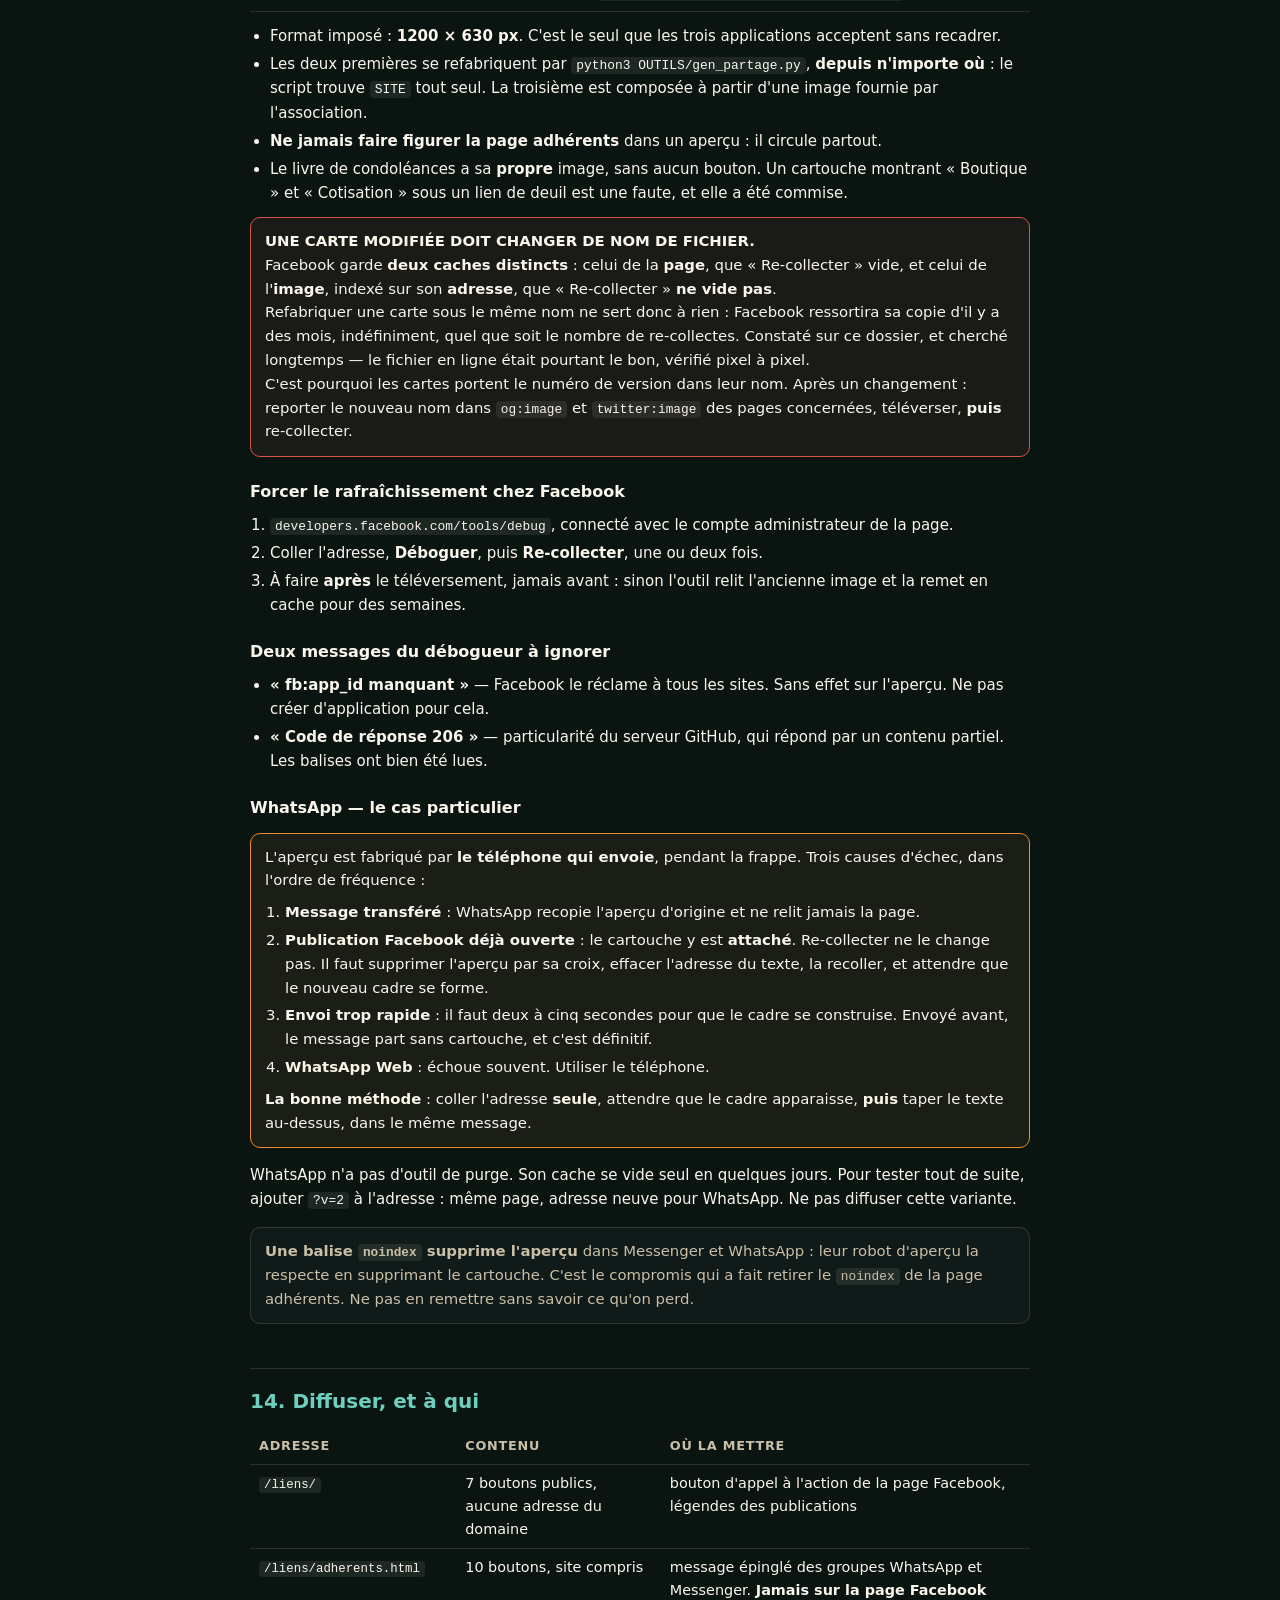
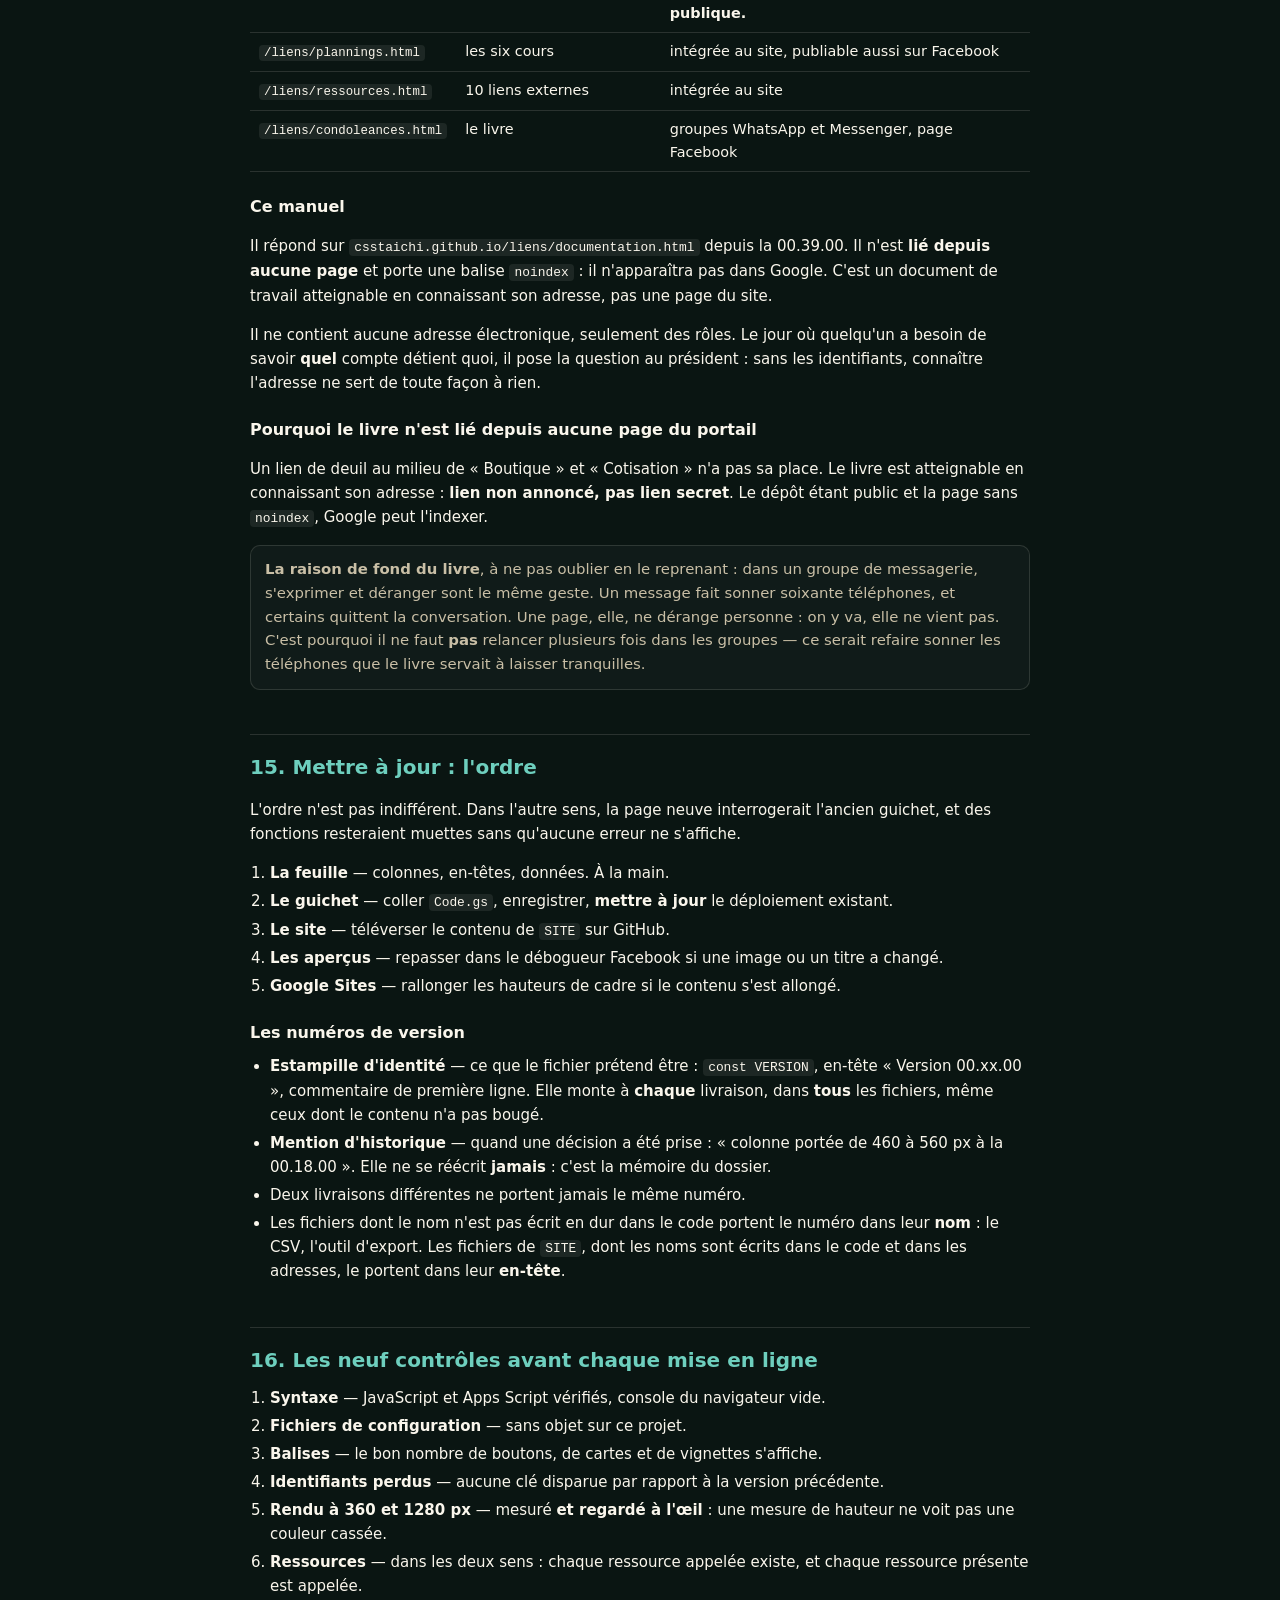
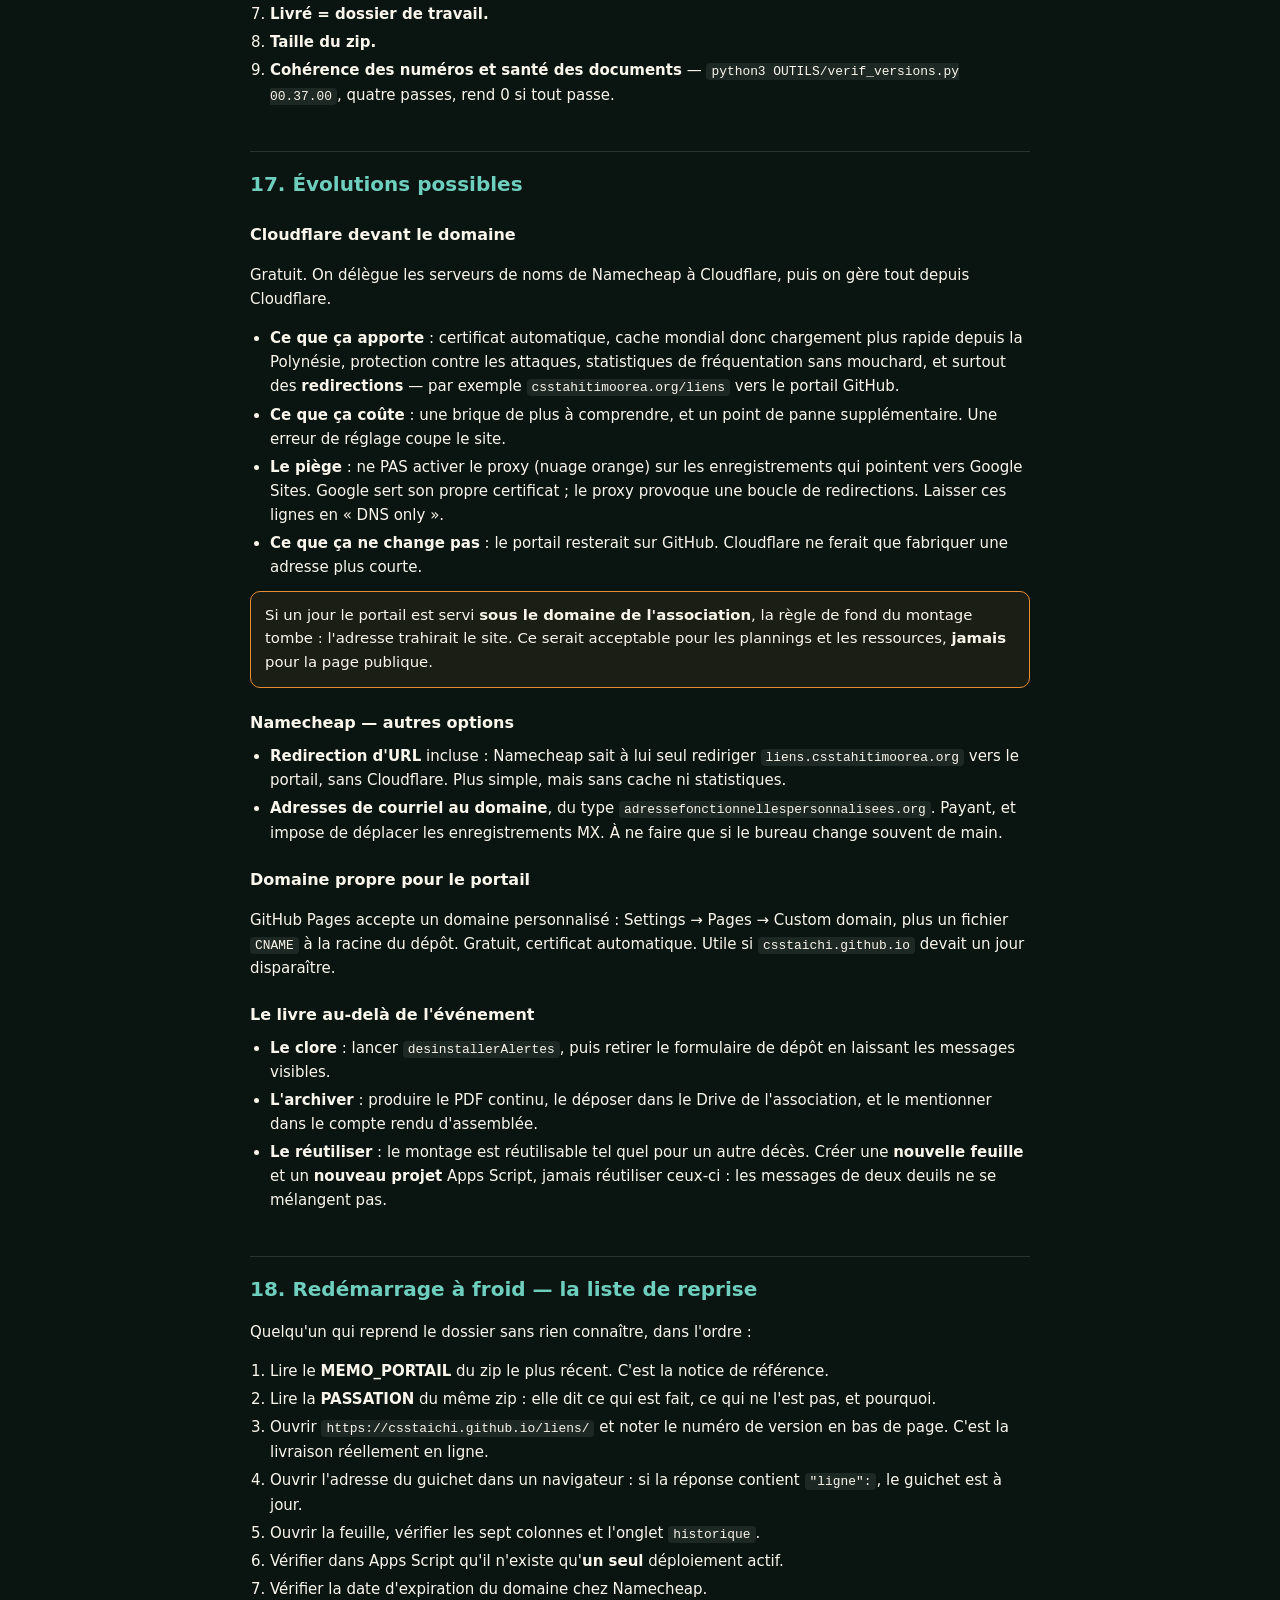
<file: documentation.html>
<!DOCTYPE html>
<!-- documentation.html — manuel de reprise du projet — CSS Moorea Tahiti
     version 00.41.00 — 18 août 2026

     RENOMME A LA 00.38.00 : ce fichier s'appelait outils.html. Le nom
     outils.html designe desormais la BOITE A OUTILS, dans OUTILS.

     DEPLACE DANS SITE A LA 00.39.00 : ce fichier MONTE DESORMAIS SUR GITHUB et
     repond sur https://csstaichi.github.io/liens/documentation.html
     Il ne contient plus aucune adresse electronique, seulement des roles,
     et il porte une balise robots noindex.

     SON NOM EST FIGE : il est devenu une adresse, et OUTILS/outils.html
     l'appelle par ce nom. Il ne porte donc pas le numero de version dans
     son NOM, comme les cinq autres pages, mais dans son en-tete.

     A CHAQUE LIVRAISON QUI LE MODIFIE : le retelever avec le reste de
     SITE, sinon la version en ligne restera en arriere sans que rien ne
     le signale.

     CE FICHIER NE MONTE PAS SUR GITHUB. Il reste dans OUTILS.
     Double-clic pour l'ouvrir. Ctrl+P pour en faire un PDF.

     À QUOI IL SERT : permettre à Teva, ou à n'importe qui d'autre, de
     reprendre le projet dans six mois ou dans trois ans sans rien
     reconstituer de mémoire. Il décrit la chaîne entière, dans l'ordre,
     et dit à chaque étape ce qu'il ne faut surtout pas faire.
-->
<html lang="fr">
<head>
<meta charset="utf-8">
<meta name="viewport" content="width=device-width, initial-scale=1">
<!-- Ce document décrit l'organisation interne du projet. Il n'a rien à
     faire dans un moteur de recherche, même publié. La balise supprime
     aussi l'aperçu dans Messenger et WhatsApp : sans importance ici, ce
     fichier n'est jamais partagé comme lien. -->
<meta name="robots" content="noindex, nofollow">
<title>Manuel de reprise — CSS Moorea Tahiti</title>
<style>
:root{
  --fond:#0A1512; --carte:rgba(18,30,28,.78); --bord:rgba(250,246,236,.13);
  --tiare:#FAF6EC; --sable:#C9BFA6; --lagon:#6ECFBE; --orange:#E68C32; --corail:#D2564A;
}
*{box-sizing:border-box}
body{margin:0;background:var(--fond);color:var(--tiare);
  font-family:system-ui,-apple-system,"Segoe UI",sans-serif;line-height:1.6;font-size:15px}
.page{max-width:820px;margin:0 auto;padding:28px 20px 60px}
h1{font-size:1.9rem;line-height:1.15;margin:0 0 6px}
h2{font-size:1.25rem;margin:44px 0 10px;padding-top:16px;border-top:1px solid var(--bord);color:var(--lagon)}
h3{font-size:1rem;margin:22px 0 6px;color:var(--tiare)}
p,li{color:var(--tiare)}
.sous{color:var(--sable);font-size:.9rem;margin:0 0 22px}
ul,ol{padding-left:20px;margin:8px 0}
li{margin:4px 0}
code,kbd{font-family:ui-monospace,Menlo,Consolas,monospace;font-size:.86em;
  background:rgba(250,246,236,.08);padding:1px 5px;border-radius:4px}
pre{background:rgba(10,21,18,.7);border:1px solid var(--bord);border-radius:10px;
  padding:12px 14px;overflow-x:auto;font-size:.82rem;color:var(--sable)}
.avert,.jamais,.note{border-radius:10px;padding:12px 14px;margin:12px 0;font-size:.93rem}
.avert{border:1px solid var(--orange);background:rgba(230,140,50,.08)}
.jamais{border:1px solid var(--corail);background:rgba(210,86,74,.08)}
.note{border:1px solid var(--bord);background:var(--carte);color:var(--sable)}
.avert b,.jamais b{color:var(--tiare)}
table{width:100%;border-collapse:collapse;margin:12px 0;font-size:.9rem}
th,td{text-align:left;padding:7px 9px;border-bottom:1px solid var(--bord);vertical-align:top}
th{color:var(--sable);font-weight:700;font-size:.8rem;text-transform:uppercase;letter-spacing:.06em}
.som{background:var(--carte);border:1px solid var(--bord);border-radius:12px;padding:14px 18px;margin:20px 0}
.som ol{columns:2;column-gap:26px;margin:0}
.som a{color:var(--lagon);text-decoration:none}
.som a:hover{text-decoration:underline}
/* ---------------------------------------------------------------------
   IMPRESSION.
   Le document est clair a l'impression et sombre a l'ecran. Il ne suffit
   PAS de reteindre body : les regles d'ecran posent une couleur sur p,
   li, h3, .sous, th et code, et elles l'emportent sur body par
   specificite. Jusqu'a la 00.40.00 ces textes restaient donc en beige
   tres pale, presque invisibles sur le blanc de la page. Le texte etait
   bien present — 29 203 caracteres extraits du PDF dans les deux cas —
   mais illisible a l'oeil. C'est le genre de defaut qu'aucune mesure de
   hauteur ne voit.
   Toute couleur ajoutee en haut de cette feuille doit donc etre reprise
   ICI.
   --------------------------------------------------------------------- */
@media print{
  body{background:#fff;color:#111}
  h1,h2,h3,p,li,td,strong,b{color:#111}
  h2{color:#0E6F66}
  .sous,th{color:#555}
  code,kbd{background:#eee;color:#111}
  a{color:#111}
  .som{display:none}
  pre,.note{background:#f4f4f2;color:#333;border-color:#ccc}
  .avert,.jamais{color:#111;border-color:#999;background:#f7f7f5}
  .avert b,.jamais b{color:#111}
  h2{break-after:avoid} h3{break-after:avoid} .avert,.jamais,pre,table{break-inside:avoid}
  @page{size:A4;margin:14mm}
}
</style>
</head>
<body>
<div class="page">

<h1>Manuel de reprise</h1>
<p class="sous">Portail de liens et livre de condoléances — CSS Moorea Tahiti — version 00.41.00, 18 août 2026.<br>
Ce document décrit la chaîne entière, dans l'ordre où elle se parcourt. Il est écrit pour quelqu'un qui n'a pas participé.</p>

<div class="som">
<ol>
<li><a href="#a1">La chaîne, d'un coup d'œil</a></li>
<li><a href="#a2">Les comptes et les accès</a></li>
<li><a href="#a3">Namecheap — le nom de domaine</a></li>
<li><a href="#a4">Google Sites — le site public</a></li>
<li><a href="#a5">Les blocs de code intégrés</a></li>
<li><a href="#a6">GitHub — où vit le portail</a></li>
<li><a href="#a7">Les fichiers du portail</a></li>
<li><a href="#a8">La feuille Google — le registre</a></li>
<li><a href="#a9">Apps Script — le guichet</a></li>
<li><a href="#a10">Déployer, et retrouver le lien</a></li>
<li><a href="#a11">Les alertes par courriel</a></li>
<li><a href="#a12">L'export PDF</a></li>
<li><a href="#a13">Les images pour les réseaux</a></li>
<li><a href="#a14">Diffuser, et à qui</a></li>
<li><a href="#a15">Mettre à jour : l'ordre</a></li>
<li><a href="#a16">Les neuf contrôles</a></li>
<li><a href="#a17">Évolutions possibles</a></li>
<li><a href="#a18">Redémarrage à froid</a></li>
</ol>
</div>


<h2 id="a1">1. La chaîne, d'un coup d'œil</h2>

<p>Cinq briques indépendantes. Aucune ne peut remplacer l'autre, et il faut savoir laquelle on touche avant de toucher quoi que ce soit.</p>

<table>
<tr><th>Brique</th><th>Rôle</th><th>Où</th></tr>
<tr><td><b>Namecheap</b></td><td>le nom de domaine <code>csstahitimoorea.org</code></td><td>namecheap.com</td></tr>
<tr><td><b>Google Sites</b></td><td>le site de l'association, celui que voient les visiteurs</td><td>sites.google.com</td></tr>
<tr><td><b>GitHub Pages</b></td><td>le portail de liens et le livre de condoléances, en pages autonomes</td><td>csstaichi.github.io/liens/</td></tr>
<tr><td><b>Feuille Google</b></td><td>les messages du livre, un par ligne</td><td>Drive</td></tr>
<tr><td><b>Apps Script</b></td><td>le guichet : il lit et écrit la feuille pour le compte des visiteurs</td><td>attaché à la feuille</td></tr>
</table>

<h3>Qui parle à qui</h3>
<pre>visiteur ──▶ csstaichi.github.io/liens/condoleances.html   (page, sur GitHub)
                     │
                     └─▶ script.google.com/…/exec           (guichet, Apps Script)
                                  │
                                  └─▶ feuille Google        (les messages)

visiteur ──▶ csstahitimoorea.org  (Google Sites)
                     └─ contient des blocs qui affichent les pages GitHub</pre>

<div class="avert"><b>La règle qui explique tout le montage.</b> La page publique du portail ne doit <b>jamais</b> citer <code>csstahitimoorea.org</code>. C'est pour cela que le portail est hébergé sur <code>github.io</code> et non sur le domaine de l'association : sur le domaine, l'adresse elle-même trahirait le site.</div>


<h2 id="a2">2. Les comptes et les accès</h2>

<table>
<tr><th>Service</th><th>Identifiant</th><th>Détenu par</th></tr>
<tr><td>Google (Sites, Drive, Apps Script, Gmail)</td><td>le compte du <b>propriétaire</b> — celui qui détient Sites, Drive, Apps Script et Gmail</td><td>bureau</td></tr>
<tr><td>GitHub</td><td>compte <code>csstaichi</code>, même adresse</td><td>bureau</td></tr>
<tr><td>Namecheap</td><td>compte propriétaire du domaine</td><td>bureau</td></tr>
<tr><td>Alertes du livre</td><td>envoyées à l'<b>administrateur réseau et informatique</b> de gestion et de communication. Adresse déclarée en tête d'<code>Alertes.gs</code>, à changer là et nulle part ailleurs</td><td>administrateur</td></tr>
</table>

<div class="jamais"><b>Impératif de continuité.</b> Les identifiants des trois comptes doivent être connus d'<b>au moins deux</b> membres du bureau. Un seul détenteur, et le projet meurt avec son absence. C'est le risque le plus élevé de tout ce dossier, et il n'est pas technique.</div>


<h2 id="a3">3. Namecheap — le nom de domaine</h2>

<p>Namecheap ne sert qu'à une chose ici : faire pointer <code>csstahitimoorea.org</code> vers Google Sites. Il n'héberge rien.</p>

<h3>Ce qu'il faut surveiller</h3>
<ul>
<li><b>La date d'expiration.</b> Un domaine non renouvelé cesse de répondre du jour au lendemain, et se rachète très cher pendant la période de récupération. Activer le renouvellement automatique, et vérifier que la carte enregistrée est valide.</li>
<li><b>L'adresse de contact du titulaire.</b> Les avis d'expiration y sont envoyés. Si elle est celle d'un ancien membre, personne ne verra l'avertissement.</li>
<li><b>La protection de la confidentialité</b> (WhoisGuard), incluse chez Namecheap. La laisser active : sinon l'adresse et le téléphone du titulaire sont publics.</li>
</ul>

<h3>Où sont réglés les enregistrements</h3>
<p>Namecheap → <b>Domain List</b> → <b>Manage</b> → onglet <b>Advanced DNS</b>. C'est là que se trouvent les enregistrements qui envoient le domaine vers Google Sites.</p>

<div class="avert"><b>Avant de modifier quoi que ce soit ici</b>, faire une capture d'écran de la table complète. Une ligne effacée par erreur coupe le site, et rien n'indique ce qu'elle contenait. La propagation d'une correction prend de quelques minutes à quelques heures.</div>

<div class="note">Le portail GitHub, lui, <b>ne dépend pas du domaine</b>. Si Namecheap tombe, <code>csstaichi.github.io/liens/</code> continue de fonctionner, livre de condoléances compris. C'est une conséquence heureuse du montage, pas un hasard.</div>


<h2 id="a4">4. Google Sites — le site public</h2>

<p>C'est le site de l'association : présentation, plannings, actualités. Il est modifiable par n'importe qui du bureau, sans code.</p>

<h3>Ce qu'il faut savoir avant d'y toucher</h3>
<ul>
<li>Une modification n'est visible qu'après <b>Publier</b>, en haut à droite. Tant qu'on n'a pas publié, on est seul à voir ses changements.</li>
<li>Google Sites n'a pas d'historique de versions utilisable. Avant une refonte, dupliquer le site : <b>⋮ → Dupliquer le site</b>.</li>
<li><b>Paramètres → Visibilité</b> : ne pas laisser cochée l'option qui empêche l'indexation. Elle avait été activée par erreur et la page d'accueil n'apparaissait plus dans Google.</li>
</ul>


<h2 id="a5">5. Les blocs de code intégrés</h2>

<p>Les pages du portail sont affichées <b>à l'intérieur</b> du site Google, dans des cadres. C'est ce qui permet d'avoir un contenu que Google Sites ne sait pas faire, sans quitter le site.</p>

<h3>Comment poser un bloc</h3>
<ol>
<li>Ouvrir la page voulue, en mode édition.</li>
<li><b>Insérer → Intégrer</b> → onglet <b>« Code intégré »</b>. <b>Surtout pas « Par URL »</b>, qui ne produirait qu'une vignette de lien.</li>
<li>Coller le bloc, <b>Suivant</b>, <b>Insérer</b>.</li>
<li>Étirer le cadre sur <b>toute la largeur</b> de la page : la largeur n'est pas fixée par le code, elle est fixée par la grille de Google Sites.</li>
</ol>

<h3>Les quatre blocs, hauteurs mesurées</h3>
<p>La hauteur d'un cadre est <b>figée en pixels</b>, la même sur téléphone et sur ordinateur. C'est donc la mesure à 360 px de large qui commande, la plus haute. Sinon une barre de défilement apparaît à l'intérieur du cadre sur téléphone.</p>

<table>
<tr><th>Page</th><th>360 px</th><th>412 px</th><th>≥ 600 px</th><th>Hauteur à poser</th></tr>
<tr><td>adherents</td><td>1758</td><td>1657</td><td>1524</td><td><b>1800</b></td></tr>
<tr><td>plannings</td><td>2262</td><td>2134</td><td>1989</td><td><b>2300</b></td></tr>
<tr><td>ressources</td><td>1594</td><td>1492</td><td>1413</td><td><b>1640</b></td></tr>
<tr><td>condoleances</td><td colspan="3">croît avec les messages, ~130 px par message</td><td><b>3600</b></td></tr>
</table>

<pre>&lt;iframe src="https://csstaichi.github.io/liens/adherents.html"
        width="100%" height="1800"
        style="border:0; display:block" loading="lazy"
        title="Liens CSS Moorea Tahiti"&gt;&lt;/iframe&gt;

&lt;iframe src="https://csstaichi.github.io/liens/plannings.html"
        width="100%" height="2300"
        style="border:0; display:block" loading="lazy"
        title="Plannings CSS Moorea Tahiti"&gt;&lt;/iframe&gt;

&lt;iframe src="https://csstaichi.github.io/liens/ressources.html"
        width="100%" height="1640"
        style="border:0; display:block" loading="lazy"
        title="Ressources CSS Moorea Tahiti"&gt;&lt;/iframe&gt;

&lt;iframe src="https://csstaichi.github.io/liens/condoleances.html"
        width="100%" height="3600"
        style="border:0; display:block" loading="lazy"
        title="Livre de condoléances CSS Moorea Tahiti"&gt;&lt;/iframe&gt;</pre>

<div class="avert"><b>Après tout ajout de bouton</b>, rallonger la hauteur à la main : environ 76 px par bouton sur la page adhérents, environ 130 px par message sur le livre. Rien ne le fait tout seul.</div>


<h2 id="a6">6. GitHub — où vit le portail</h2>

<table>
<tr><td>Hébergeur</td><td>GitHub Pages, gratuit, sans limite de durée</td></tr>
<tr><td>Compte</td><td><code>csstaichi</code></td></tr>
<tr><td>Dépôt</td><td><code>csstaichi/liens</code>, <b>public</b> — obligatoire pour Pages en offre gratuite</td></tr>
<tr><td>Réglage</td><td>Settings → Pages → Deploy from a branch → <code>main</code> → <code>/ (root)</code></td></tr>
<tr><td>Adresse</td><td><a href="https://github.com/csstaichi/liens">github.com/csstaichi/liens</a></td></tr>
</table>

<h3>Téléverser une mise à jour</h3>
<ol>
<li>Modifier les fichiers <b>en local</b>, jamais directement sur GitHub.</li>
<li>Ouvrir <code>index.html</code> en double-cliquant, pour voir le résultat avant toute mise en ligne.</li>
<li>Dépôt → <b>Add file → Upload files</b> → glisser les fichiers modifiés → <b>Commit changes</b>.</li>
<li>Attendre <b>deux à trois minutes</b>, le temps de la publication.</li>
<li>Recharger en vidant le cache : <kbd>Ctrl</kbd>+<kbd>F5</kbd>.</li>
<li>Vérifier le <b>numéro de version</b> affiché en bas de page. S'il n'a pas changé, le téléversement n'a pas abouti.</li>
</ol>

<div class="jamais"><b>Ne jamais glisser le dossier <code>SITE</code> lui-même.</b> C'est son <b>contenu</b> qui monte : les cinq <code>.html</code>, <code>liens.js</code>, <code>styles.css</code>, et le dossier <code>assets</code>. Glisser <code>SITE</code> créerait un sous-dossier et casserait toutes les adresses.</div>

<h3>Supprimer un fichier</h3>
<p>Un téléversement <b>n'efface jamais</b> un fichier absent de l'envoi. Pour supprimer : ouvrir le fichier sur GitHub → icône corbeille → <b>Commit changes</b>. À faire pour <code>assets/fond.png</code>, <code>assets/fond-flou.jpg</code> et <code>assets/motifs/bouquet.webp</code> s'ils y sont encore.</p>

<div class="note"><b>Le dépôt est public.</b> Tout ce qui y monte est lisible par n'importe qui, robots compris. Ne jamais y écrire d'adresse électronique en clair, de numéro de téléphone, ni de mot de passe. Aucun verrou écrit dans une page web ne restreint quoi que ce soit : le code d'une page est lisible par quiconque l'ouvre.</div>


<h2 id="a7">7. Les fichiers du portail</h2>

<table>
<tr><th>Fichier</th><th>Contient</th></tr>
<tr><td><code>index.html</code></td><td>page publique — <b>ce nom est obligatoire</b>, voir plus bas</td></tr>
<tr><td><code>adherents.html</code></td><td>page adhérents</td></tr>
<tr><td><code>plannings.html</code></td><td>les six cours de la semaine</td></tr>
<tr><td><code>ressources.html</code></td><td>liens externes</td></tr>
<tr><td><code>condoleances.html</code></td><td>livre de condoléances</td></tr>
<tr><td><code>outils.html</code></td><td>la boîte à outils : export PDF du livre et de ce document. Non indexée, liée depuis aucune page</td></tr>
<tr><td><code>documentation.html</code></td><td>ce document. Non indexé, lié depuis aucune page</td></tr>
<tr><td><code>documentation.html</code></td><td>ce manuel — publié depuis la 00.39.00, non indexé, non lié</td></tr>
<tr><td><code>liens.js</code></td><td><b>tout</b> le contenu et tout le moteur : adresses, libellés, textes, version</td></tr>
<tr><td><code>styles.css</code></td><td>toute la mise en forme</td></tr>
<tr><td><code>assets/</code></td><td>images, logo, polices, motifs</td></tr>
</table>

<p><b>Point essentiel :</b> les pages HTML ne contiennent <b>aucun texte visible</b>. Ce sont des gabarits. Tout ce qui s'affiche vient de <code>liens.js</code>. C'est ce qui permet de tout modifier en un seul endroit.</p>

<h3>Les quatre modifications courantes</h3>
<ul>
<li><b>Changer une adresse</b> — <code>liens.js</code>, bloc <code>LIENS</code>, ligne <code>url</code>.</li>
<li><b>Changer un texte de bouton</b> — même entrée, lignes <code>libelle</code> et <code>precision</code>. Contrainte mesurée : <code>precision</code> ne doit pas dépasser <b>28 caractères</b> sur les pages publique et adhérents, sinon le bouton passe de 68 à 102 px et casse le rythme.</li>
<li><b>Ajouter un bouton</b> — créer l'entrée dans <code>LIENS</code>, puis ajouter sa clé dans <code>JEUX.publique</code>, <code>JEUX.adherents</code> ou <code>SECTIONS</code>. Une entrée qui n'est dans aucune liste n'apparaît nulle part.</li>
<li><b>Retirer un bouton</b> — enlever sa clé de la liste. <b>Ne pas supprimer l'entrée</b> : elle ne gêne pas et resservira peut-être.</li>
</ul>

<h3>Le numéro de version</h3>
<p>Déclaré <b>une seule fois</b>, en haut de <code>liens.js</code>, et affiché en bas de chaque page. Il sert à savoir d'un coup d'œil quelle livraison est réellement en ligne, sans ouvrir le code source. Sur ce dossier, une correction a été cherchée vingt minutes alors qu'elle n'avait simplement pas été téléversée.</p>

<h3>Pourquoi l'adresse publique n'a pas de <code>.html</code></h3>
<p>Tout serveur web, quand l'adresse se termine par un dossier, y cherche un fichier nommé <code>index.html</code> et le sert sans le nommer. Convention universelle. C'est pour cela que la page publique <b>doit</b> s'appeler <code>index.html</code> : la renommer casserait l'adresse courte.</p>


<h2 id="a8">8. La feuille Google — le registre</h2>

<p>Le classeur <b>« CSS-Livre de condoléances »</b>, dans le Drive du compte de l'association. Onglet <code>condoleances</code>.</p>

<div class="jamais"><b>NE JAMAIS SUPPRIMER CE FICHIER, NI LE DÉPLACER HORS DU DRIVE, NI LE RENOMMER SANS PRÉCAUTION.</b><br>
Le script Apps Script y est <b>attaché</b>. Supprimer le classeur détruit le script, le déploiement et l'adresse du guichet inscrite dans <code>liens.js</code>. Le livre entier s'arrête, et rien ne se récupère à part les messages, s'ils ont été exportés.<br>
Le mettre dans un dossier du Drive est sans danger. Le mettre à la corbeille ne l'est pas.</div>

<h3>Les sept colonnes</h3>
<table>
<tr><th>Col.</th><th>Nom</th><th>Contenu</th></tr>
<tr><td>A</td><td>date</td><td>horodatage du dépôt, écrit par le script</td></tr>
<tr><td>B</td><td>prenom</td><td>obligatoire depuis la 00.37.00</td></tr>
<tr><td>C</td><td>nom</td><td>obligatoire, mis en <b>majuscules</b> par le guichet</td></tr>
<tr><td>D</td><td>message</td><td>le texte, retours à la ligne conservés</td></tr>
<tr><td>E</td><td>motif</td><td>une des six clés, ou <code>sans</code></td></tr>
<tr><td>F</td><td>visible</td><td><code>non</code> masque la ligne. Vide ou autre = publiée</td></tr>
<tr><td>G</td><td>modifiable</td><td><code>non</code> interdit la modification. Vide ou autre = autorisée</td></tr>
</table>

<h3>Modérer, au quotidien</h3>
<ul>
<li><b>Retirer un message</b> : colonne F, écrire <code>non</code>. Il disparaît au rechargement suivant. Aucune livraison nécessaire.</li>
<li><b>Verrouiller un message</b> : colonne G, écrire <code>non</code>. Le bouton « Modifier mon message » disparaît, et le guichet refuse la modification même si quelqu'un forge la requête.</li>
<li><b>Corriger un nom ou un texte</b> : directement dans la cellule.</li>
</ul>

<div class="avert"><b>Ne jamais supprimer une ligne au milieu.</b> Les numéros de ligne servent d'identifiant : une suppression décale tout ce qui suit, et quelqu'un dont la page est restée ouverte modifierait alors le message du voisin. Pour retirer un message, écrire <code>non</code> en colonne F.</div>

<h3>L'onglet <code>historique</code></h3>
<p>Créé tout seul à la première modification. Il conserve l'état d'une ligne <b>avant</b> chaque réécriture : horodatage, ligne, prénom, nom, message, motif, modifiable. C'est le seul endroit où retrouver un texte écrasé. Ne jamais le supprimer.</p>
<p>Attention : une correction faite <b>dans la feuille</b> n'y passe pas. Seules les modifications venues de la page y sont archivées.</p>


<h2 id="a9">9. Apps Script — le guichet</h2>

<p>Le projet s'appelle <b>« CSS Livre de condoléances »</b>. On y accède par <b>Extensions → Apps Script</b> depuis la feuille. Il contient deux fichiers.</p>

<table>
<tr><th>Fichier</th><th>Rôle</th><th>Redéploiement ?</th></tr>
<tr><td><code>Code.gs</code></td><td>le guichet : <code>doGet</code> lit, <code>doPost</code> écrit</td><td><b>oui</b>, c'est le fichier publié</td></tr>
<tr><td><code>Alertes.gs</code></td><td>les courriels d'alerte</td><td><b>non</b>, les déclencheurs lisent le code enregistré</td></tr>
</table>

<h3>Ce que fait Code.gs, et pourquoi</h3>
<ul>
<li><b>Il tourne sous le compte de l'association</b>, pas sous celui du visiteur. C'est ce qui permet d'écrire dans la feuille sans donner à personne l'accès au Drive.</li>
<li><b>Verrou d'écriture.</b> Sans lui, deux envois tombant dans la même seconde pouvaient lire la même « dernière ligne » et l'un écraser l'autre. Éprouvé : cinq envois simultanés, cinq lignes distinctes.</li>
<li><b>Champ piège.</b> Un champ masqué qu'un humain ne remplit jamais et qu'un robot remplit presque toujours. S'il est rempli, le script répond « ok » sans rien écrire.</li>
<li><b>Le corps est envoyé en <code>text/plain</code></b> et non en <code>application/json</code> : c'est ce qui évite la requête préliminaire CORS, qu'Apps Script ne sait pas traiter. Le contenu reste du JSON, seul l'en-tête change. <b>Ne pas « corriger » cela.</b></li>
</ul>

<div class="jamais"><b>Un projet Apps Script partage UNE SEULE portée globale entre tous ses fichiers.</b> Redéclarer dans <code>Alertes.gs</code> un nom déjà pris dans <code>Code.gs</code> — <code>ONGLET</code>, <code>MOTIFS</code>, <code>COLONNES</code> — provoque une erreur de syntaxe qui casse <b>tout</b> le projet, <code>doPost</code> compris, donc le livre entier. C'est pourquoi tous les noms d'<code>Alertes.gs</code> commencent par <code>ALERTE_</code>.</div>


<h2 id="a10">10. Déployer, et retrouver le lien</h2>

<p>Publier une nouvelle version de <code>Code.gs</code> demande cinq clics, et il y en a un à ne pas manquer.</p>

<ol>
<li>Coller le nouveau <code>Code.gs</code>, <kbd>Ctrl</kbd>+<kbd>S</kbd> pour enregistrer. <b>Sans cela, « Nouvelle version » figerait l'ancien code.</b></li>
<li>Bouton bleu <b>Déployer</b> → <b>Gérer les déploiements</b>.</li>
<li>Cliquer le <b>crayon</b>, en haut à droite du cadre Configuration. Tant qu'il n'est pas cliqué, les champs sont en lecture seule.</li>
<li>Liste <b>Version</b> → <b>Nouvelle version</b>. Description utile : le numéro de livraison.</li>
<li>Vérifier sans y toucher : <b>Exécuter en tant que : Moi</b> — <b>Qui a accès : Tout le monde</b>.</li>
<li><b>Déployer</b>.</li>
</ol>

<div class="jamais"><b>NE JAMAIS CLIQUER « Nouveau déploiement ».</b><br>
Cela crée une <b>nouvelle adresse</b>. Le portail continuerait alors d'interroger l'ancien guichet, et <b>rien ne semblerait cassé</b> : les anciens messages s'afficheraient encore. C'est le pire des cas, celui qui se cherche longtemps.</div>

<h3>Retrouver l'adresse du guichet</h3>
<ul>
<li><b>Depuis Apps Script</b> : Déployer → Gérer les déploiements → le déploiement <b>Actif</b> → champ <b>URL</b> → Copier. Ignorer ceux listés sous « Archivé ».</li>
<li><b>Depuis le code</b> : <code>liens.js</code>, constante <code>CONDOLEANCES_URL</code>.</li>
<li>Elle se termine toujours par <code>/exec</code>. Une adresse en <code>/dev</code> n'est accessible qu'à vous et ne marchera pour personne d'autre.</li>
</ul>

<h3>Vérifier qu'un déploiement a abouti, sans rien installer</h3>
<p>Ouvrir l'adresse du guichet dans un navigateur. La réponse doit contenir <code>"ligne":</code> devant chaque message. Si elle n'en contient pas, c'est l'ancien code qui répond.</p>

<div class="avert"><b>L'adresse est écrite à DEUX endroits</b> : <code>SITE/liens.js</code> (constante <code>CONDOLEANCES_URL</code>) et <code>OUTILS/…&nbsp;export_condoleances.html</code> (constante <code>GUICHET</code>). Si elle change un jour, la reporter aux deux, sinon l'outil d'export lira l'ancien registre <b>sans afficher la moindre erreur</b>.</div>


<h2 id="a11">11. Les alertes par courriel</h2>

<p>Un courriel à chaque message déposé, et un courriel à chaque message modifié montrant ce qu'il disait <b>avant</b>. Destinataire déclaré en tête d'<code>Alertes.gs</code>.</p>

<h3>Installer</h3>
<ol>
<li>Apps Script → <b>+</b> à côté de Fichiers → <b>Script</b> → le nommer <code>Alertes</code>.</li>
<li>Effacer le <code>function myFunction() {}</code> par défaut, coller le fichier, <kbd>Ctrl</kbd>+<kbd>S</kbd>.</li>
<li>Choisir <b>installerAlertes</b> dans la liste des fonctions — pas <code>alerter</code> — puis <b>Exécuter</b>.</li>
<li>Autoriser : Paramètres avancés → « Accéder à … (non sécurisé) ». L'avertissement « application non validée » est celui que Google met sur tout script personnel.</li>
<li>Un courriel « alertes activées » doit arriver.</li>
</ol>

<h3>Ce qu'il faut savoir</h3>
<ul>
<li><b>Deux déclencheurs</b> sont posés : <code>onChange</code>, immédiat mais que Google fait sauter de temps en temps, et un horaire toutes les 5 minutes qui rattrape. Les deux appellent la même fonction, écrite pour tourner à vide : aucun doublon possible.</li>
<li>Les messages <b>déjà présents</b> ne déclenchent rien : l'installation enregistre l'état du moment comme point de départ.</li>
<li>Une <b>suppression de lignes</b> ne provoque aucun courriel : le compteur se recale en silence.</li>
<li>Une correction faite <b>dans la feuille</b> n'est pas signalée.</li>
<li>Les <b>règles de notification de Google Sheets</b> ne conviennent pas : elles ne se déclenchent pas sur les écritures faites par un script. Ne pas perdre de temps à les essayer.</li>
<li>Quota d'un compte Gmail gratuit : <b>100 courriels par jour</b> depuis un script.</li>
</ul>

<h3>Arrêter</h3>
<p>Quand le livre sera clos : choisir <b>desinstallerAlertes</b> et Exécuter. Sinon les courriels continueront indéfiniment.</p>


<h2 id="a12">12. L'export PDF</h2>

<p>Outil local : <code>OUTILS/…&nbsp;export_condoleances.html</code>. <b>Il ne monte pas sur GitHub</b> — c'est ce qui le réserve au bureau.</p>

<ol>
<li>Double-clic. Il va chercher les messages tout seul auprès du guichet.</li>
<li>Choisir le mode. <b>Ce choix commande la destination</b>, voir l'encadré ci-dessous.</li>
<li><kbd>Ctrl</kbd>+<kbd>P</kbd>, puis dans la fenêtre de Chrome : Destination <b>Enregistrer au format PDF</b>, Marges <b>Aucune</b>, et surtout <b>Graphiques d'arrière-plan</b> coché.</li>
</ol>

<div class="jamais"><b>LE MODE ET LA DESTINATION VONT ENSEMBLE.</b><br>
Mesuré sur le même document, en mode « une seule page » :
<table>
<tr><th>destination</th><th>résultat</th></tr>
<tr><td>Chrome — Enregistrer au format PDF</td><td><b>1 page</b> de 210 × 2550 mm ✔</td></tr>
<tr><td>Microsoft Print to PDF</td><td>9 feuilles ✘</td></tr>
<tr><td>imprimante Lexmark CX410</td><td>5 feuilles ✘</td></tr>
</table>
Une imprimante, réelle ou virtuelle Windows, <b>impose son format papier</b> et ignore la taille de page demandée. Seul le moteur PDF interne de Chrome l'honore.<br>
Donc : <b>une seule page</b> uniquement avec le PDF de Chrome, pour transmettre. <b>A4 paginé</b> pour tout le reste, imprimante comprise — aucune carte n'y est jamais coupée.</div>

<div class="avert">Sans <b>« Graphiques d'arrière-plan »</b>, le fond sombre disparaît. Mesuré : la luminance moyenne d'une page passe de <b>27,4</b> à <b>135,7</b> sur 255, et les dates deviennent illisibles. C'est l'erreur la plus fréquente.</div>

<ul>
<li>Le mode continu mesure la hauteur réelle et en fait la hauteur de la page : un PDF d'<b>une seule page</b>, aucune carte coupée. Sur 69 messages : 210 × 2439 mm.</li>
<li>Le format PDF plafonne à <b>5080 mm</b>, soit environ 112 messages. Au-delà, l'outil prévient et bascule en A4.</li>
<li>L'ordre est <b>inverse</b> de celui du site : le premier message déposé vient en premier. Un document se lit d'un bout à l'autre.</li>
<li><b>Le nom du fichier PDF est composé tout seul</b> : <code>20260818 Livre de Condoléances GIROUILLE B 00.41.00</code> — la date du jour, le nom du registre, le numéro de version. Chrome propose comme nom de fichier le titre du document ; l'outil le compose juste avant d'imprimer, puis le remet en état.</li>
<li>L'en-tête du document porte la <b>date, l'heure et la version</b>. L'heure compte : un message peut arriver après l'export, et deux exports du même jour ne se distingueraient pas autrement.</li>
<li>Le manuel de reprise est nommé de même : <code>00.41.00 Manuel de reprise CSS Moorea Tahiti</code>.</li>
<li>Polices et motifs sont appelés en ligne, pour que l'outil reste un seul fichier déplaçable. Sans réseau, le texte reste complet mais perd son habillage.</li>
</ul>


<h2 id="a13">13. Les images pour les réseaux</h2>

<p>Quand une adresse est partagée sur Facebook, Messenger ou WhatsApp, un cartouche s'affiche : une image, un titre, une description. Ce cartouche vient de balises posées dans la page.</p>

<table>
<tr><th>Page</th><th>Image d'aperçu</th></tr>
<tr><td>publique, adhérents, ressources</td><td><code>assets/partage-00.37.00.jpg</code></td></tr>
<tr><td>plannings</td><td><code>assets/partage-plannings-00.37.00.jpg</code></td></tr>
<tr><td>condoléances</td><td><code>assets/partage-condoleances-00.37.00.jpg</code></td></tr>
</table>

<ul>
<li>Format imposé : <b>1200 × 630 px</b>. C'est le seul que les trois applications acceptent sans recadrer.</li>
<li>Les deux premières se refabriquent par <code>python3 OUTILS/gen_partage.py</code>, <b>depuis n'importe où</b> : le script trouve <code>SITE</code> tout seul. La troisième est composée à partir d'une image fournie par l'association.</li>
<li><b>Ne jamais faire figurer la page adhérents</b> dans un aperçu : il circule partout.</li>
<li>Le livre de condoléances a sa <b>propre</b> image, sans aucun bouton. Un cartouche montrant « Boutique » et « Cotisation » sous un lien de deuil est une faute, et elle a été commise.</li>
</ul>

<div class="jamais"><b>UNE CARTE MODIFIÉE DOIT CHANGER DE NOM DE FICHIER.</b><br>
Facebook garde <b>deux caches distincts</b> : celui de la <b>page</b>, que « Re-collecter » vide, et celui de l'<b>image</b>, indexé sur son <b>adresse</b>, que « Re-collecter » <b>ne vide pas</b>.<br>
Refabriquer une carte sous le même nom ne sert donc à rien : Facebook ressortira sa copie d'il y a des mois, indéfiniment, quel que soit le nombre de re-collectes. Constaté sur ce dossier, et cherché longtemps — le fichier en ligne était pourtant le bon, vérifié pixel à pixel.<br>
C'est pourquoi les cartes portent le numéro de version dans leur nom. Après un changement : reporter le nouveau nom dans <code>og:image</code> et <code>twitter:image</code> des pages concernées, téléverser, <b>puis</b> re-collecter.</div>

<h3>Forcer le rafraîchissement chez Facebook</h3>
<ol>
<li><code>developers.facebook.com/tools/debug</code>, connecté avec le compte administrateur de la page.</li>
<li>Coller l'adresse, <b>Déboguer</b>, puis <b>Re-collecter</b>, une ou deux fois.</li>
<li>À faire <b>après</b> le téléversement, jamais avant : sinon l'outil relit l'ancienne image et la remet en cache pour des semaines.</li>
</ol>

<h3>Deux messages du débogueur à ignorer</h3>
<ul>
<li><b>« fb:app_id manquant »</b> — Facebook le réclame à tous les sites. Sans effet sur l'aperçu. Ne pas créer d'application pour cela.</li>
<li><b>« Code de réponse 206 »</b> — particularité du serveur GitHub, qui répond par un contenu partiel. Les balises ont bien été lues.</li>
</ul>

<h3>WhatsApp — le cas particulier</h3>
<div class="avert">L'aperçu est fabriqué par <b>le téléphone qui envoie</b>, pendant la frappe. Trois causes d'échec, dans l'ordre de fréquence :
<ol>
<li><b>Message transféré</b> : WhatsApp recopie l'aperçu d'origine et ne relit jamais la page.</li>
<li><b>Publication Facebook déjà ouverte</b> : le cartouche y est <b>attaché</b>. Re-collecter ne le change pas. Il faut supprimer l'aperçu par sa croix, effacer l'adresse du texte, la recoller, et attendre que le nouveau cadre se forme.</li>
<li><b>Envoi trop rapide</b> : il faut deux à cinq secondes pour que le cadre se construise. Envoyé avant, le message part sans cartouche, et c'est définitif.</li>
<li><b>WhatsApp Web</b> : échoue souvent. Utiliser le téléphone.</li>
</ol>
<b>La bonne méthode</b> : coller l'adresse <b>seule</b>, attendre que le cadre apparaisse, <b>puis</b> taper le texte au-dessus, dans le même message.</div>

<p>WhatsApp n'a pas d'outil de purge. Son cache se vide seul en quelques jours. Pour tester tout de suite, ajouter <code>?v=2</code> à l'adresse : même page, adresse neuve pour WhatsApp. Ne pas diffuser cette variante.</p>

<div class="note"><b>Une balise <code>noindex</code> supprime l'aperçu</b> dans Messenger et WhatsApp : leur robot d'aperçu la respecte en supprimant le cartouche. C'est le compromis qui a fait retirer le <code>noindex</code> de la page adhérents. Ne pas en remettre sans savoir ce qu'on perd.</div>


<h2 id="a14">14. Diffuser, et à qui</h2>

<table>
<tr><th>Adresse</th><th>Contenu</th><th>Où la mettre</th></tr>
<tr><td><code>/liens/</code></td><td>7 boutons publics, aucune adresse du domaine</td><td>bouton d'appel à l'action de la page Facebook, légendes des publications</td></tr>
<tr><td><code>/liens/adherents.html</code></td><td>10 boutons, site compris</td><td>message épinglé des groupes WhatsApp et Messenger. <b>Jamais sur la page Facebook publique.</b></td></tr>
<tr><td><code>/liens/plannings.html</code></td><td>les six cours</td><td>intégrée au site, publiable aussi sur Facebook</td></tr>
<tr><td><code>/liens/ressources.html</code></td><td>10 liens externes</td><td>intégrée au site</td></tr>
<tr><td><code>/liens/condoleances.html</code></td><td>le livre</td><td>groupes WhatsApp et Messenger, page Facebook</td></tr>
</table>

<h3>Ce manuel</h3>
<p>Il répond sur <code>csstaichi.github.io/liens/documentation.html</code> depuis la 00.39.00. Il n'est <b>lié depuis aucune page</b> et porte une balise <code>noindex</code> : il n'apparaîtra pas dans Google. C'est un document de travail atteignable en connaissant son adresse, pas une page du site.</p>
<p>Il ne contient aucune adresse électronique, seulement des rôles. Le jour où quelqu'un a besoin de savoir <b>quel</b> compte détient quoi, il pose la question au président : sans les identifiants, connaître l'adresse ne sert de toute façon à rien.</p>

<h3>Pourquoi le livre n'est lié depuis aucune page du portail</h3>
<p>Un lien de deuil au milieu de « Boutique » et « Cotisation » n'a pas sa place. Le livre est atteignable en connaissant son adresse : <b>lien non annoncé, pas lien secret</b>. Le dépôt étant public et la page sans <code>noindex</code>, Google peut l'indexer.</p>

<div class="note"><b>La raison de fond du livre</b>, à ne pas oublier en le reprenant : dans un groupe de messagerie, s'exprimer et déranger sont le même geste. Un message fait sonner soixante téléphones, et certains quittent la conversation. Une page, elle, ne dérange personne : on y va, elle ne vient pas. C'est pourquoi il ne faut <b>pas</b> relancer plusieurs fois dans les groupes — ce serait refaire sonner les téléphones que le livre servait à laisser tranquilles.</div>


<h2 id="a15">15. Mettre à jour : l'ordre</h2>

<p>L'ordre n'est pas indifférent. Dans l'autre sens, la page neuve interrogerait l'ancien guichet, et des fonctions resteraient muettes sans qu'aucune erreur ne s'affiche.</p>

<ol>
<li><b>La feuille</b> — colonnes, en-têtes, données. À la main.</li>
<li><b>Le guichet</b> — coller <code>Code.gs</code>, enregistrer, <b>mettre à jour</b> le déploiement existant.</li>
<li><b>Le site</b> — téléverser le contenu de <code>SITE</code> sur GitHub.</li>
<li><b>Les aperçus</b> — repasser dans le débogueur Facebook si une image ou un titre a changé.</li>
<li><b>Google Sites</b> — rallonger les hauteurs de cadre si le contenu s'est allongé.</li>
</ol>

<h3>Les numéros de version</h3>
<ul>
<li><b>Estampille d'identité</b> — ce que le fichier prétend être : <code>const VERSION</code>, en-tête « Version 00.xx.00 », commentaire de première ligne. Elle monte à <b>chaque</b> livraison, dans <b>tous</b> les fichiers, même ceux dont le contenu n'a pas bougé.</li>
<li><b>Mention d'historique</b> — quand une décision a été prise : « colonne portée de 460 à 560 px à la 00.18.00 ». Elle ne se réécrit <b>jamais</b> : c'est la mémoire du dossier.</li>
<li>Deux livraisons différentes ne portent jamais le même numéro.</li>
<li>Les fichiers dont le nom n'est pas écrit en dur dans le code portent le numéro dans leur <b>nom</b> : le CSV, l'outil d'export. Les fichiers de <code>SITE</code>, dont les noms sont écrits dans le code et dans les adresses, le portent dans leur <b>en-tête</b>.</li>
</ul>


<h2 id="a16">16. Les neuf contrôles avant chaque mise en ligne</h2>
<ol>
<li><b>Syntaxe</b> — JavaScript et Apps Script vérifiés, console du navigateur vide.</li>
<li><b>Fichiers de configuration</b> — sans objet sur ce projet.</li>
<li><b>Balises</b> — le bon nombre de boutons, de cartes et de vignettes s'affiche.</li>
<li><b>Identifiants perdus</b> — aucune clé disparue par rapport à la version précédente.</li>
<li><b>Rendu à 360 et 1280 px</b> — mesuré <b>et regardé à l'œil</b> : une mesure de hauteur ne voit pas une couleur cassée.</li>
<li><b>Ressources</b> — dans les deux sens : chaque ressource appelée existe, et chaque ressource présente est appelée.</li>
<li><b>Livré = dossier de travail.</b></li>
<li><b>Taille du zip.</b></li>
<li><b>Cohérence des numéros et santé des documents</b> — <code>python3 OUTILS/verif_versions.py 00.37.00</code>, quatre passes, rend 0 si tout passe.</li>
</ol>


<h2 id="a17">17. Évolutions possibles</h2>

<h3>Cloudflare devant le domaine</h3>
<p>Gratuit. On délègue les serveurs de noms de Namecheap à Cloudflare, puis on gère tout depuis Cloudflare.</p>
<ul>
<li><b>Ce que ça apporte</b> : certificat automatique, cache mondial donc chargement plus rapide depuis la Polynésie, protection contre les attaques, statistiques de fréquentation sans mouchard, et surtout des <b>redirections</b> — par exemple <code>csstahitimoorea.org/liens</code> vers le portail GitHub.</li>
<li><b>Ce que ça coûte</b> : une brique de plus à comprendre, et un point de panne supplémentaire. Une erreur de réglage coupe le site.</li>
<li><b>Le piège</b> : ne PAS activer le proxy (nuage orange) sur les enregistrements qui pointent vers Google Sites. Google sert son propre certificat ; le proxy provoque une boucle de redirections. Laisser ces lignes en « DNS only ».</li>
<li><b>Ce que ça ne change pas</b> : le portail resterait sur GitHub. Cloudflare ne ferait que fabriquer une adresse plus courte.</li>
</ul>
<div class="avert">Si un jour le portail est servi <b>sous le domaine de l'association</b>, la règle de fond du montage tombe : l'adresse trahirait le site. Ce serait acceptable pour les plannings et les ressources, <b>jamais</b> pour la page publique.</div>

<h3>Namecheap — autres options</h3>
<ul>
<li><b>Redirection d'URL</b> incluse : Namecheap sait à lui seul rediriger <code>liens.csstahitimoorea.org</code> vers le portail, sans Cloudflare. Plus simple, mais sans cache ni statistiques.</li>
<li><b>Adresses de courriel au domaine</b>, du type <code>adressefonctionnellespersonnalisees.org</code>. Payant, et impose de déplacer les enregistrements MX. À ne faire que si le bureau change souvent de main.</li>
</ul>

<h3>Domaine propre pour le portail</h3>
<p>GitHub Pages accepte un domaine personnalisé : Settings → Pages → Custom domain, plus un fichier <code>CNAME</code> à la racine du dépôt. Gratuit, certificat automatique. Utile si <code>csstaichi.github.io</code> devait un jour disparaître.</p>

<h3>Le livre au-delà de l'événement</h3>
<ul>
<li><b>Le clore</b> : lancer <code>desinstallerAlertes</code>, puis retirer le formulaire de dépôt en laissant les messages visibles.</li>
<li><b>L'archiver</b> : produire le PDF continu, le déposer dans le Drive de l'association, et le mentionner dans le compte rendu d'assemblée.</li>
<li><b>Le réutiliser</b> : le montage est réutilisable tel quel pour un autre décès. Créer une <b>nouvelle feuille</b> et un <b>nouveau projet</b> Apps Script, jamais réutiliser ceux-ci : les messages de deux deuils ne se mélangent pas.</li>
</ul>


<h2 id="a18">18. Redémarrage à froid — la liste de reprise</h2>

<p>Quelqu'un qui reprend le dossier sans rien connaître, dans l'ordre :</p>
<ol>
<li>Lire le <b>MEMO_PORTAIL</b> du zip le plus récent. C'est la notice de référence.</li>
<li>Lire la <b>PASSATION</b> du même zip : elle dit ce qui est fait, ce qui ne l'est pas, et pourquoi.</li>
<li>Ouvrir <code>https://csstaichi.github.io/liens/</code> et noter le numéro de version en bas de page. C'est la livraison réellement en ligne.</li>
<li>Ouvrir l'adresse du guichet dans un navigateur : si la réponse contient <code>"ligne":</code>, le guichet est à jour.</li>
<li>Ouvrir la feuille, vérifier les sept colonnes et l'onglet <code>historique</code>.</li>
<li>Vérifier dans Apps Script qu'il n'existe qu'<b>un seul</b> déploiement actif.</li>
<li>Vérifier la date d'expiration du domaine chez Namecheap.</li>
<li>Vérifier que les identifiants des trois comptes sont connus d'au moins deux personnes.</li>
</ol>

<h3>Les quatre pièges qui ont réellement coûté du temps</h3>
<ol>
<li>Une correction cherchée vingt minutes alors qu'elle n'avait pas été téléversée. <b>Toujours vérifier le numéro en bas de page.</b></li>
<li>Un guichet resté à l'ancienne version : les messages s'affichaient, mais les motifs étaient tous remplacés par « ? » et les boutons de modification absents. <b>Rien ne semblait cassé.</b></li>
<li>Un aperçu WhatsApp absent parce que le message avait été <b>transféré</b>, et non écrit.</li>
<li>Un fichier image resté dans <code>assets</code> sans être appelé nulle part, monté sur GitHub à chaque téléversement pendant plusieurs livraisons.</li>
</ol>

<p class="sous" style="margin-top:38px;text-align:center">
Association CSS Moorea Tahiti — manuel de reprise, version 00.39.00.<br>
Ce fichier reste dans OUTILS. Il ne monte pas sur GitHub.</p>

</div>
<script>
/* ---------------------------------------------------------------------
   Impression à la demande. La boîte à outils ouvre ce document avec
   ?imprimer=1 : il lance alors lui-même l'impression.
   POURQUOI ce détour, et non un appel direct depuis outils.html : deux
   fichiers ouverts en file:// sont, pour le navigateur, deux origines
   étrangères. outils.html ne peut donc pas appeler print() sur ce
   document. Il peut seulement l'ouvrir ; le document se charge du reste.
   --------------------------------------------------------------------- */
if (new URLSearchParams(location.search).has("imprimer")) {
    /* Le nom du fichier PDF proposé par Chrome est le TITRE du document.
       On le versionne donc avant d'imprimer, pour qu'on sache toujours à
       quelle livraison le manuel se rattache. Le titre est remis en état
       ensuite, pour que l'onglet reste lisible. */
    const titreEcran = document.title;
    document.title = "00.41.00 Manuel de reprise CSS Moorea Tahiti";
    window.addEventListener("afterprint", () => { document.title = titreEcran; });
    const lancer = () => setTimeout(() => window.print(), 350);
    if (document.fonts && document.fonts.ready) {
        document.fonts.ready.then(lancer);
    } else {
        window.addEventListener("load", lancer);
    }
}
</script>

</body>
</html>
</file>
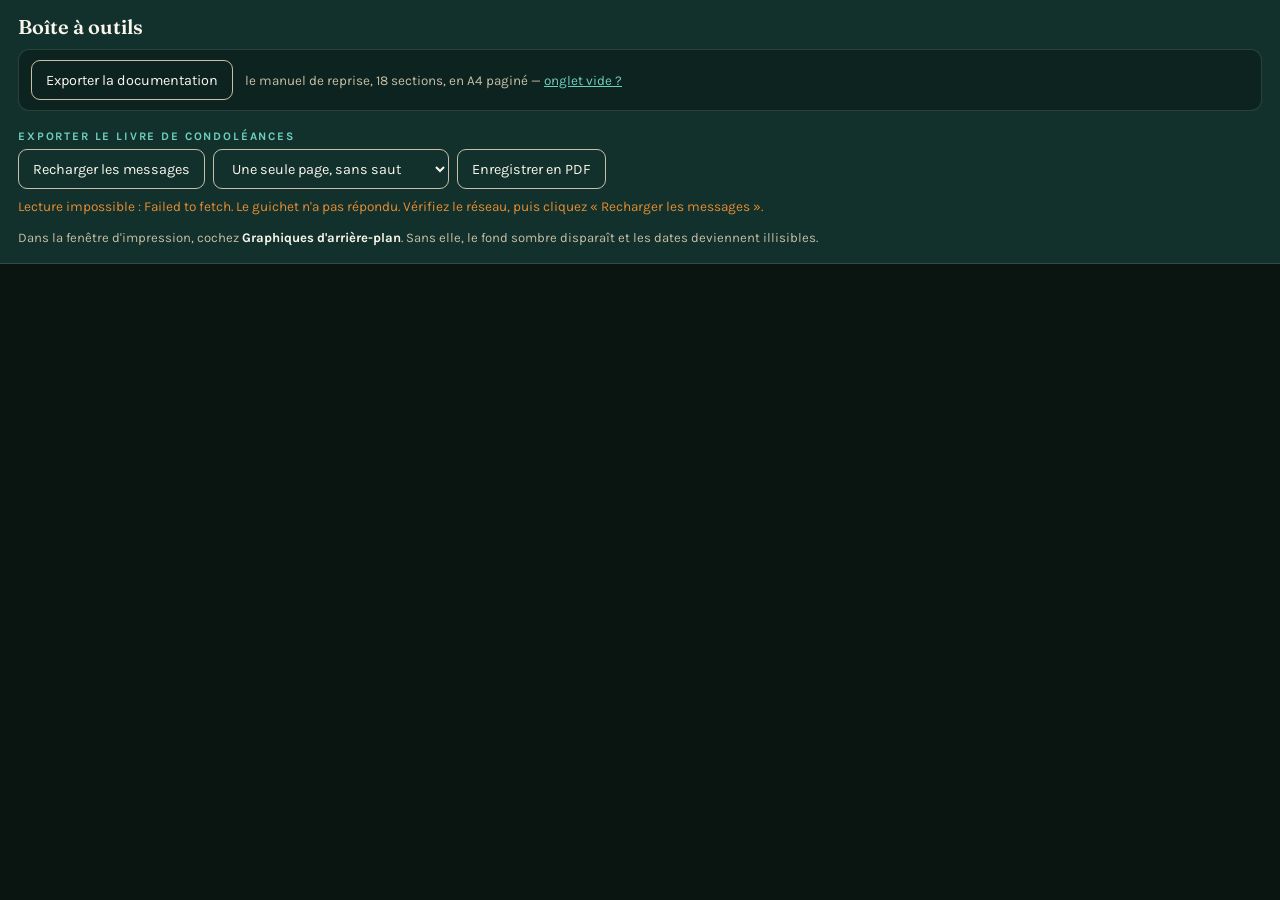
<file: outils.html>
<!DOCTYPE html>
<!-- outils.html — boîte à outils du projet — CSS Moorea Tahiti
     version 00.41.00 — 18 août 2026

     DEPLACE DANS SITE A LA 00.39.00. Ce fichier MONTE DESORMAIS SUR GITHUB et
     repond sur https://csstaichi.github.io/liens/outils.html
     Il fonctionne indifferemment en ligne et par double-clic en local.

     CE QU'IL FAIT
     Deux exports en PDF :
       - le livre de condoleances, lu au guichet et mis en page ici ;
       - la documentation, c'est-a-dire le fichier documentation.html.

     CE QUE LE DEPLACEMENT CHANGE, ET QU'IL FAUT ASSUMER
     Tant que ce fichier restait sur l'ordinateur du bureau, lui seul
     pouvait exporter. En ligne, n'importe qui connaissant l'adresse le
     peut. Cela ne revele RIEN : les messages sont deja tous visibles sur
     condoleances.html, et le PDF ne fait que les mettre en page. Mais la
     restriction d'usage n'existe plus. Decision du bureau, prise en
     connaissance de cause.
     La page porte une balise noindex : elle ne remontera pas dans Google.

     LE COUPLE outils.html / documentation.html
     Ce fichier appelle documentation.html par son nom, en CHEMIN RELATIF.
     Les deux doivent donc rester dans le MEME dossier — ce qui est le cas
     dans SITE, comme sur GitHub.
     Aucun des deux ne porte le numero de version dans son NOM : ce nom
     est ecrit en dur dans le code et est devenu une adresse, exactement
     comme les cinq pages du portail. Ils le portent dans leur en-tete.

     IL N'EN EXISTE QU'UN SEUL EXEMPLAIRE, dans SITE. Ne pas en garder de
     copie dans OUTILS : deux copies divergeraient sans qu'on le voie.

     RENOMME A LA 00.38.00 : ce fichier s'appelait export_condoleances.html.

     COMMENT IL S'ALIMENTE
     Il interroge le meme guichet Apps Script que le site. Verifie : le
     guichet renvoie access-control-allow-origin: *, une page ouverte en
     file:// peut donc le lire.
     Le champ de secours, qui permettait de coller la reponse a la main, a
     ete RETIRE a la 00.40.00 : ce fichier etant desormais servi par
     GitHub, qui peut l'ouvrir a forcement le reseau. Il occupait 90 px de
     hauteur pour rien.

     LA DESTINATION COMMANDE LE MODE — mesure faite sur trois destinations,
     meme document, meme mode « une seule page » :
         Chrome, Enregistrer au format PDF  -> 1 page de 210 x 2550 mm
         Microsoft Print to PDF             -> 9 feuilles
         imprimante Lexmark CX410           -> 5 feuilles
     Une imprimante, reelle ou virtuelle Windows, IMPOSE son format papier
     et ignore la taille de page demandee. Seul le moteur PDF interne de
     Chrome l'honore. D'ou l'avertissement affiche par l'outil.

     LES DEUX MODES D'IMPRESSION DU LIVRE
     CONTINU  une seule page, aussi haute que le contenu, AUCUN saut de
              page, aucune carte coupee. Mode par defaut.
              NE VAUT QU'AVEC LE PDF DE CHROME.
              Mesure : 45 mm par message. Le format PDF plafonne a
              5080 mm, soit environ 112 messages. Au-dela, l'outil
              previent et bascule en A4.
     A4       pour imprimer sur papier. Aucune carte n'est jamais coupee
              en deux, grace a break-inside: avoid.
-->
<html lang="fr">
<head>
<meta charset="utf-8">
<title>Boîte à outils — CSS Moorea Tahiti</title>

<style>
/* =====================================================================
   Les polices et les motifs sont appelés sur le site en ligne, par
   adresse absolue. POURQUOI : cet outil doit rester UN SEUL FICHIER,
   déplaçable et envoyable tel quel. Les copier à côté imposerait de
   transporter un dossier, et de le tenir à jour à chaque changement de
   motif.
   CONSÉQUENCE À CONNAÎTRE : sans réseau, le rendu perd ses polices et ses
   motifs. Le texte, lui, reste complet.
   ===================================================================== */
@import url("https://csstaichi.github.io/liens/assets/polices.css");

:root {
  --arriere-plan: #0A1512;   /* fond de la page condoléances */
  --carte-fond:   rgba(18, 30, 28, 0.78);
  --carte-bord:   rgba(250, 246, 236, 0.13);
  --tiare:        #FAF6EC;   /* blanc cassé, texte principal */
  --sable:        #C9BFA6;   /* beige, texte secondaire */
  --lagon-clair:  #6ECFBE;   /* turquoise clair, sur-titre */
  --rayon:        14px;
  --colonne:      560px;
}

* { box-sizing: border-box; }

body {
  margin: 0;
  padding: 0;
  background: var(--arriere-plan);
  color: var(--tiare);
  font-family: "Karla", system-ui, sans-serif;
  -webkit-print-color-adjust: exact;   /* Chrome */
  print-color-adjust: exact;           /* standard */
}

/* --- Bandeau de commande, JAMAIS imprimé ---------------------------- */
.commande {
  /* Volontairement NON collant : voir le commentaire du bandeau. */
  padding: 14px 18px 16px;
  background: #12312C;
  border-bottom: 1px solid var(--carte-bord);
}

.commande h1 {
  margin: 0 0 10px;
  font-family: "Fraunces", Georgia, serif;
  font-weight: 600;
  font-size: 1.25rem;
}

.rangee { display: flex; flex-wrap: wrap; gap: 8px; align-items: center; }

.titre-bloc {
  margin: 18px 0 6px;
  font-size: 0.72rem;
  font-weight: 700;
  letter-spacing: 0.16em;
  text-transform: uppercase;
  color: var(--lagon-clair);
}

/* Le bloc de la documentation est encadré : les deux outils n'ont rien à
   voir l'un avec l'autre, et rien ne serait pire que de cliquer sur l'un
   en croyant lancer l'autre. */
/* Une seule ligne : le bouton, puis la phrase a cote. Le cadre suffit a
   separer les deux outils, sans consommer de hauteur. */
.bloc-doc {
  display: flex;
  flex-wrap: wrap;
  gap: 6px 12px;
  align-items: center;
  margin-top: 10px;
  padding: 10px 12px;
  border: 1px solid var(--carte-bord);
  border-radius: 11px;
  background: rgba(10, 21, 18, 0.45);
}

.bloc-doc .apres { font-size: 0.84rem; color: var(--sable); }
.bloc-doc .apres a { color: var(--lagon-clair); }
.bloc-doc .etat { flex-basis: 100%; margin-top: 0; }
.bloc-doc .etat:empty { display: none; }
.bloc-doc a { color: var(--lagon-clair); }

button, select {
  font-family: inherit;
  font-size: 0.9rem;
  padding: 9px 14px;
  min-height: 40px;
  border: 1px solid var(--sable);
  border-radius: 9px;
  background: transparent;
  color: var(--tiare);
  cursor: pointer;
}

button:hover { background: rgba(201, 191, 166, 0.14); }

.etat { margin-top: 10px; font-size: 0.85rem; color: var(--sable); }
.etat--erreur { color: #E68C32; }

.consignes {
  margin: 8px 0 0;
  font-size: 0.82rem;
  line-height: 1.45;
  color: var(--sable);
}
.consignes b { color: var(--tiare); }

/* --- Le document lui-même ------------------------------------------- */
/* 794 px = 210 mm a 96 ppp, la largeur reelle d'une page A4. A l'ecran,
   le document a donc exactement la largeur qu'il aura une fois imprime :
   ce qu'on voit est ce qu'on obtient. Jusqu'a la 00.40.00 il etait
   plafonne a 560 px, plus etroit que le resultat. */
.feuille {
  max-width: 794px;
  margin: 0 auto;
  padding: 26px 18px 34px;
}

.entete { text-align: center; margin-bottom: 26px; }

.sur-titre {
  font-size: 0.72rem;
  font-weight: 700;
  letter-spacing: 0.2em;
  text-transform: uppercase;
  color: var(--lagon-clair);
  margin-bottom: 10px;
}

.titre {
  font-family: "Fraunces", Georgia, serif;
  font-weight: 600;
  font-size: 2.1rem;
  line-height: 1.08;
  letter-spacing: -0.015em;
  margin: 0 0 10px;
}

.arret { font-size: 0.82rem; color: var(--sable); }

.mot {
  position: relative;
  padding: 16px 18px 14px;
  margin-bottom: 14px;
  border: 1px solid var(--carte-bord);
  border-radius: var(--rayon);
  background: var(--carte-fond);
  /* Une carte n'est JAMAIS coupée entre deux pages. C'est la règle qui
     rend le mode A4 acceptable : un message de condoléances scindé en
     deux perd son sens et sa dignité. */
  break-inside: avoid;
  page-break-inside: avoid;
}

.mot-motif {
  position: absolute;
  top: 14px;
  right: 16px;
  width: 40px;
  height: 40px;
  opacity: 0.62;
}
.mot-motif img { width: 100%; height: 100%; object-fit: contain; }

.mot-texte {
  margin: 0;
  font-size: 0.94rem;
  line-height: 1.6;
  color: var(--tiare);
  padding-right: 50px;
  white-space: pre-wrap;   /* les retours à la ligne des auteurs comptent */
}

.mot-signe {
  margin: 10px 0 0;
  padding-top: 9px;
  border-top: 1px solid rgba(250, 246, 236, 0.08);
  display: flex;
  flex-wrap: wrap;
  gap: 4px 10px;
  align-items: baseline;
}

.mot-nom { flex: 1 1 auto; font-size: 0.85rem; font-weight: 700; color: var(--sable); }
.mot-date { font-size: 0.76rem; color: rgba(201, 191, 166, 0.78); }

.pied {
  margin-top: 22px;
  text-align: center;
  font-size: 0.76rem;
  color: rgba(201, 191, 166, 0.7);
}

/* --- Impression ------------------------------------------------------ */
@media print {
  .commande { display: none !important; }
  body { background: var(--arriere-plan); }
  /* LE DOCUMENT GARDE EXACTEMENT SA LARGEUR D'ÉCRAN À L'IMPRESSION.
     Défaut trouvé à la 00.41.00 : la règle d'impression posait
     max-width: none et padding 16mm, soit une colonne de 673 px, alors
     que la hauteur du mode continu est mesurée à l'écran sur une colonne
     de 758 px. Plus étroite, la colonne renvoie le texte à la ligne plus
     souvent, le document s'allonge, et la « page unique » débordait sur
     une seconde page. Mesuré : 2 pages au lieu d'une.
     Toute modification de cette largeur doit donc valoir POUR LES DEUX. */
  .feuille { margin: 0 auto; }
  /* La règle @page est réécrite par le script selon le mode choisi. */
}
</style>
</head>

<body>

<!-- Bandeau de commande. Il ne s'imprime pas : c'est l'outil, pas le
     document.
     IL N'EST PLUS COLLANT depuis la 00.40.00. Mesure qui l'a fait changer :
     il occupait 561 px et restait en place au defilement, ne laissant que
     199 px au document sur un ecran de 760 px, soit 26 %. Un outil ne doit
     pas ecraser ce qu'il sert a produire. -->
<div class="commande">
  <h1>Boîte à outils</h1>

  <!-- Documentation, pose en premier parce qu'il ne demande aucun reglage :
       un clic, et le document part a l'impression. -->
  <div class="bloc-doc">
    <button type="button" id="doc">Exporter la documentation</button>
    <span class="apres">le manuel de reprise, 18 sections, en A4 paginé —
      <a href="https://csstaichi.github.io/liens/documentation.html?imprimer=1"
         target="_blank" rel="noopener">onglet vide ?</a></span>
    <p class="etat" id="etat-doc"></p>
  </div>

  <p class="titre-bloc">Exporter le livre de condoléances</p>

  <div class="rangee">
    <button type="button" id="recharger">Recharger les messages</button>
    <select id="mode">
      <option value="continu">Une seule page, sans saut</option>
      <option value="a4">A4 paginé, sans carte coupée</option>
    </select>
    <button type="button" id="imprimer">Enregistrer en PDF</button>
  </div>

  <p class="etat" id="etat">Chargement…</p>

  <!-- Une seule consigne, celle qui casse vraiment le rendu. Mesuree :
       sans la case, la luminance moyenne d'une page passe de 27,4 a 135,7
       sur 255, et les dates deviennent illisibles. Les deux autres
       reglages, destination et marges, sont evidents et ont ete retires. -->
  <p class="consignes">Dans la fenêtre d'impression, cochez
    <b>Graphiques d'arrière-plan</b>. Sans elle, le fond sombre disparaît
    et les dates deviennent illisibles.</p>
</div>

<div class="feuille" id="feuille"></div>

<script>
/* =====================================================================
   Adresse du guichet. C'est la MÊME que celle de liens.js, constante
   CONDOLEANCES_URL. Si le script Apps Script est un jour redéployé en
   créant un nouveau déploiement, elle change : la reporter ici aussi,
   sinon cet outil continuera de lire l'ancien registre sans rien dire.
   ===================================================================== */
/* ---------------------------------------------------------------------
   NOM DU FICHIER PDF.
   Chrome propose comme nom de fichier le TITRE du document. Sans rien
   faire, le PDF du livre s'appelait donc « Boîte à outils — CSS Moorea
   Tahiti », ce qui ne dit ni de quoi il s'agit, ni de quand il date, ni à
   quelle livraison il se rattache.
   On compose donc le titre juste avant d'imprimer, puis on le remet en
   état : AAAAMMJJ, le nom du registre, le numéro de version.
   --------------------------------------------------------------------- */
const NOM_REGISTRE = "Livre de Condoléances GIROUILLE B";
const VERSION_OUTIL = "00.41.00";

const GUICHET = "https://script.google.com/macros/s/AKfycbwzxGArSt_95p59gVqkmWtQoOCFaA2vGASlOJDSqdTGV6aPLsLUjRYVDBHtP-q1dD2ulw/exec";

/* Motifs. Mêmes clés et mêmes fichiers que le site : ne pas les
   renommer ici sans les renommer là-bas. */
const MOTIFS = ["coeur", "ruban", "chrysantheme", "couronne", "arbre", "billets"];
const BASE_MOTIFS = "https://csstaichi.github.io/liens/assets/motifs/";

/* Plafond du format PDF : 200 pouces, soit 5080 mm. Au-delà, Chrome
   tronque sans prévenir. On préfère prévenir et basculer en A4. */
const PLAFOND_MM = 5080;

let MESSAGES = [];

const $ = (id) => document.getElementById(id);

function dire(texte, erreur) {
  const e = $("etat");
  e.textContent = texte;
  e.className = erreur ? "etat etat--erreur" : "etat";
}

/* Le texte des messages n'est JAMAIS inséré en HTML : il est posé comme
   texte, par textContent. Un message contenant des chevrons resterait
   ainsi du texte, et non des balises. */
function carte(m) {
  const art = document.createElement("article");
  art.className = "mot";

  const motif = MOTIFS.indexOf(m.motif) === -1 ? null : m.motif;
  if (motif) {
    const span = document.createElement("span");
    span.className = "mot-motif";
    const img = document.createElement("img");
    img.src = BASE_MOTIFS + motif + ".webp";
    img.alt = "";
    span.appendChild(img);
    art.appendChild(span);
  }

  const p = document.createElement("p");
  p.className = "mot-texte";
  p.textContent = m.message || "";
  art.appendChild(p);

  const signe = document.createElement("p");
  signe.className = "mot-signe";

  const nom = document.createElement("span");
  nom.className = "mot-nom";
  nom.textContent = ((m.prenom || "") + " " + (m.nom || "")).trim() || "Nom masqué";
  signe.appendChild(nom);

  if (m.date) {
    const d = document.createElement("span");
    d.className = "mot-date";
    d.textContent = m.date;
    signe.appendChild(d);
  }

  art.appendChild(signe);
  return art;
}

function dessiner() {
  const f = $("feuille");
  f.textContent = "";

  const entete = document.createElement("header");
  entete.className = "entete";
  entete.innerHTML = '<p class="sur-titre">CSS Moorea Tahiti</p>'
                   + '<h2 class="titre">Livre de condoléances</h2>';
  /* L'HEURE compte autant que la date : un message peut arriver après
     l'export, et deux exports du même jour ne se distingueraient pas.
     La version est portée dans le corps du document, et pas seulement
     dans son nom de fichier, parce qu'un fichier se renomme. */
  const arret = document.createElement("p");
  arret.className = "arret";
  const now = new Date();
  const dd = deuxChiffres;
  arret.textContent = MESSAGES.length + " message"
    + (MESSAGES.length > 1 ? "s" : "") + " — registre arrêté le "
    + dd(now.getDate()) + "/" + dd(now.getMonth() + 1) + "/" + now.getFullYear()
    + " à " + dd(now.getHours()) + " h " + dd(now.getMinutes())
    + " — version " + VERSION_OUTIL;
  entete.appendChild(arret);
  f.appendChild(entete);

  /* Ordre d'impression INVERSE de celui de la page : sur un document
     destiné à être lu d'un bout à l'autre, on veut le premier message
     déposé en premier. Le site, lui, met les derniers arrivés en tête,
     ce qui est juste pour une page qu'on rouvre régulièrement. */
  MESSAGES.slice().reverse().forEach((m) => f.appendChild(carte(m)));

  const pied = document.createElement("p");
  pied.className = "pied";
  pied.textContent = "Association CSS Moorea Tahiti — csstaichi.github.io/liens/condoleances.html";
  f.appendChild(pied);
}

/* ---------------------------------------------------------------------
   reglerPage — fixe le format de la page imprimée.
   En mode continu, on mesure la hauteur réelle du document et on en fait
   la hauteur de la page : le PDF n'a alors qu'une seule page, donc aucun
   saut possible. La mesure est faite après le rendu, jamais estimée.
   --------------------------------------------------------------------- */
function reglerPage() {
  const mode = $("mode").value;
  let regle = document.getElementById("regle-page");
  if (!regle) {
    regle = document.createElement("style");
    regle.id = "regle-page";
    document.head.appendChild(regle);
  }

  if (mode === "a4") {
    regle.textContent = "@page { size: A4; margin: 0; }";
    dire(MESSAGES.length + " messages — mode A4, aucune carte coupée. "
       + "Convient à toutes les destinations, imprimante comprise.");
    return;
  }

  const f = $("feuille");
  const hauteurPx = Math.ceil(f.getBoundingClientRect().height) + 40;
  const hauteurMm = Math.ceil(hauteurPx / 96 * 25.4);
  const largeurMm = 210;

  if (hauteurMm > PLAFOND_MM) {
    $("mode").value = "a4";
    regle.textContent = "@page { size: A4; margin: 0; }";
    dire("Document trop haut pour une page unique : " + hauteurMm + " mm, "
       + "au-delà du plafond de " + PLAFOND_MM + " mm du format PDF. "
       + "Basculé en A4 paginé.", true);
    return;
  }

  regle.textContent = "@page { size: " + largeurMm + "mm " + hauteurMm + "mm; margin: 0; }";
  dire(MESSAGES.length + " messages — une seule page de " + largeurMm
     + " x " + hauteurMm + " mm, sans aucun saut. "
     + "Ce mode n'a de sens qu'avec la destination « Enregistrer au format "
     + "PDF » de Chrome : une imprimante, même virtuelle, impose son format "
     + "papier et repaginera. Pour imprimer, choisissez A4 paginé.");
}

async function charger() {
  dire("Chargement…");

  try {
    const r = await fetch(GUICHET, { method: "GET" });
    const donnees = await r.json();
    MESSAGES = donnees.messages || [];
    if (!MESSAGES.length) throw new Error("aucun message");
    dessiner();
    /* Les motifs sont des images : on attend qu'elles soient posées avant
       de mesurer, sinon la hauteur calculée serait celle d'un document
       incomplet, et la page unique se retrouverait trop courte. */
    await Promise.all([...document.images].map((i) =>
      i.complete ? Promise.resolve() : new Promise((ok) => {
        i.onload = ok; i.onerror = ok;
      })));
    if (document.fonts && document.fonts.ready) await document.fonts.ready;
    reglerPage();
  } catch (err) {
    dire("Lecture impossible : " + err.message
       + ". Le guichet n'a pas répondu. Vérifiez le réseau, puis cliquez "
       + "« Recharger les messages ».", true);
  }
}

/* ---------------------------------------------------------------------
   Export de la documentation.
   On se contente d'OUVRIR documentation.html avec ?imprimer=1 : c'est ce
   fichier-là qui lance sa propre impression.
   POURQUOI ce détour : deux fichiers ouverts en file:// sont, pour le
   navigateur, deux origines étrangères. Appeler print() sur l'onglet
   ouvert lèverait une erreur de sécurité. Chacun imprime chez soi.
   --------------------------------------------------------------------- */
function exporterDocumentation() {
    const e = $("etat-doc");
    // Chemin relatif du zip : OUTILS et SITE sont côte à côte.
    const onglet = window.open("documentation.html?imprimer=1", "_blank");

    if (!onglet) {
        e.textContent = "Le navigateur a bloqué l'ouverture de l'onglet. "
            + "Autorisez les fenêtres surgissantes pour ce fichier, ou ouvrez "
            + "documentation.html à la main puis faites Ctrl+P.";
        e.className = "etat etat--erreur";
        return;
    }
    e.textContent = "Onglet ouvert. Si la page reste vide, les dossiers SITE "
        + "et OUTILS ne sont plus côte à côte : utilisez le lien vers la "
        + "version en ligne, juste en dessous.";
    e.className = "etat";
}

$("doc").addEventListener("click", exporterDocumentation);
$("recharger").addEventListener("click", charger);
$("mode").addEventListener("change", reglerPage);
/* Deux chiffres, pour que le tri par nom de fichier reste juste. */
function deuxChiffres(n) { return n < 10 ? "0" + n : "" + n; }

/** AAAAMMJJ de l'instant, pour préfixer le nom du fichier. */
function horodatageCourt() {
    const d = new Date();
    return "" + d.getFullYear() + deuxChiffres(d.getMonth() + 1)
              + deuxChiffres(d.getDate());
}

/**
 * Imprime le livre sous un nom parlant, puis remet le titre de l'onglet.
 * Le titre est remis en état sur afterprint, et non tout de suite : Chrome
 * lit le titre au moment où la fenêtre d'impression s'ouvre, et le relire
 * après un changement immédiat donnerait l'ancien nom.
 */
function imprimerLivre() {
    reglerPage();
    const titreEcran = document.title;
    document.title = horodatageCourt() + " " + NOM_REGISTRE + " " + VERSION_OUTIL;
    window.addEventListener("afterprint", function remettre() {
        document.title = titreEcran;
        window.removeEventListener("afterprint", remettre);
    });
    window.print();
}

$("imprimer").addEventListener("click", imprimerLivre);

charger();
</script>

</body>
</html>
</file>
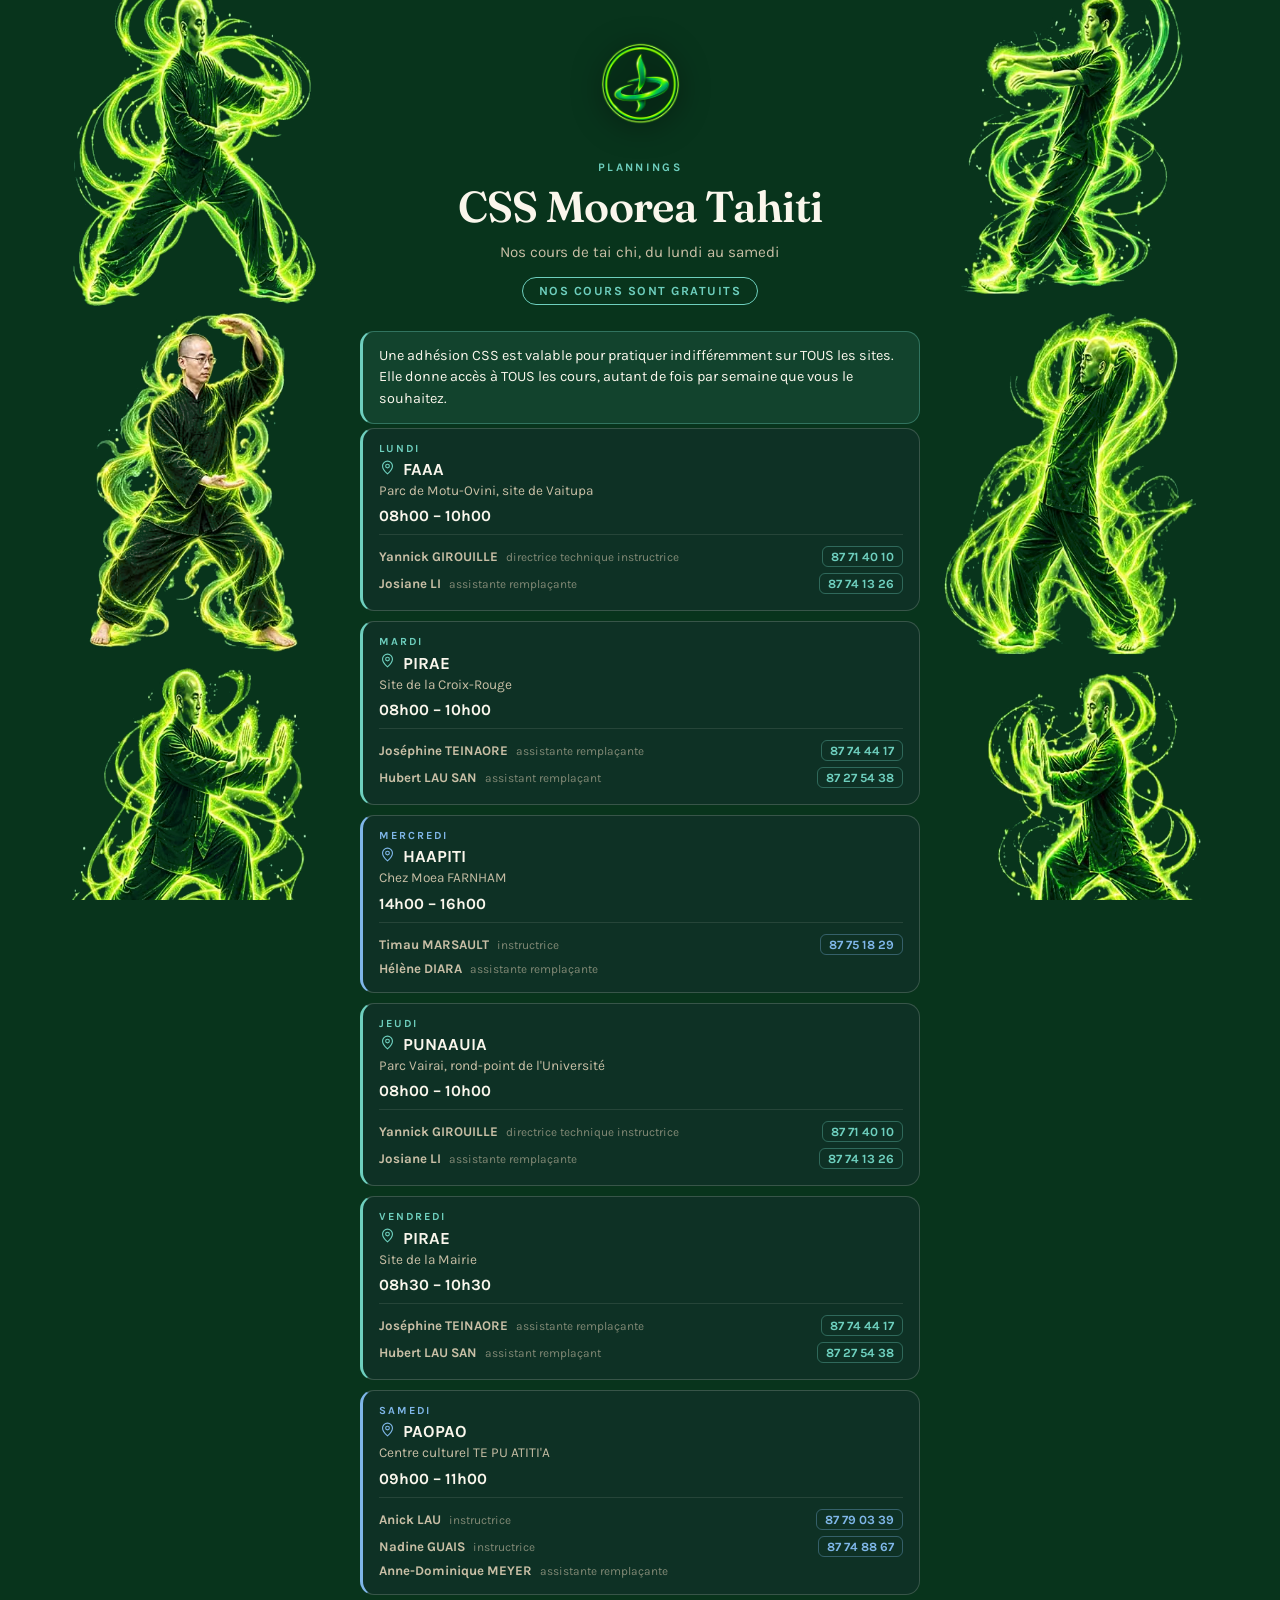
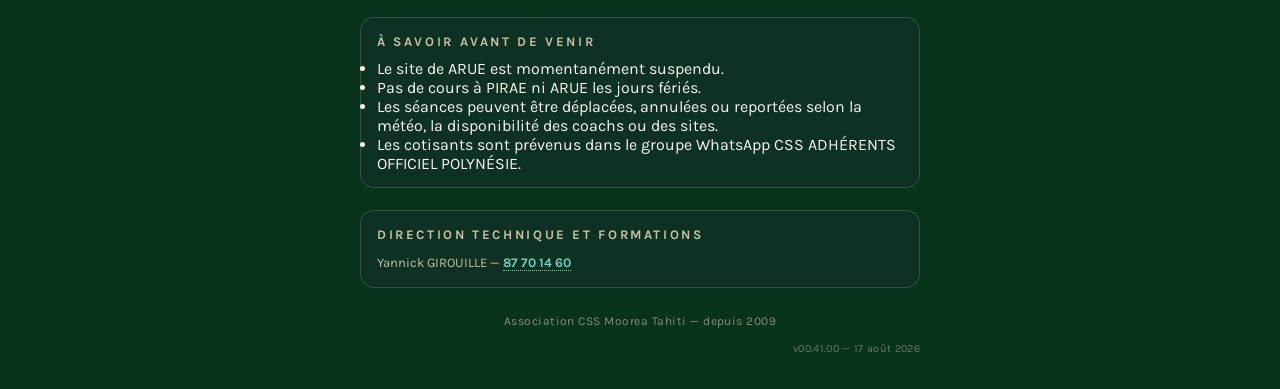
<file: plannings.html>
<!DOCTYPE html>
<!-- plannings.html — portail CSS Moorea Tahiti — version 00.41.00 — 18 août 2026 -->
<html lang="fr">
<head>
<meta charset="utf-8">
<meta name="viewport" content="width=device-width, initial-scale=1">

<title>CSS Moorea Tahiti — plannings des cours</title>
<meta name="description" content="Horaires et lieux des cours de tai chi de l'association, du lundi au samedi, à Tahiti et à Moorea. Cours gratuits.">

<!-- Aperçu de partage. Image dédiée : elle montre les fiches de cours,
     pour qu'un lien posté sur Facebook annonce déjà les horaires.
     Adresse absolue, les robots ne résolvent pas les adresses relatives. -->
<meta property="og:type" content="website">
<meta property="og:site_name" content="CSS Moorea Tahiti">
<meta property="og:locale" content="fr_FR">
<meta property="og:url" content="https://csstaichi.github.io/liens/plannings.html">
<meta property="og:title" content="Nos plannings de cours — CSS Moorea Tahiti">
<meta property="og:description" content="Horaires et lieux, du lundi au samedi, à Tahiti et à Moorea. Nos cours sont gratuits.">
<meta property="og:image" content="https://csstaichi.github.io/liens/assets/partage-plannings-00.41.00.jpg">
<meta property="og:image:width" content="1200">
<meta property="og:image:height" content="630">
<meta property="og:image:alt" content="Les horaires des cours de tai chi de CSS Moorea Tahiti">
<meta name="twitter:card" content="summary_large_image">
<meta name="twitter:title" content="Nos plannings de cours — CSS Moorea Tahiti">
<meta name="twitter:description" content="Horaires et lieux, du lundi au samedi, à Tahiti et à Moorea.">
<meta name="twitter:image" content="https://csstaichi.github.io/liens/assets/partage-plannings-00.41.00.jpg">

<link rel="icon" type="image/png" href="assets/logo.png">
<link rel="apple-touch-icon" href="assets/logo.png">

<link rel="stylesheet" href="assets/polices.css">
<link rel="stylesheet" href="styles.css">
</head>

<body>

<!-- Pavé 1 : arrière-plan et figurines. -->
<div class="fond"></div>

<!-- Pavé 2 : en-tête. -->
<header class="entete">

  <img class="logo" src="assets/logo.png" width="116" height="116"
       alt="Logo de l'association CSS Moorea Tahiti">

  <p class="sur-titre" data-dico="entete_sur_titre_plannings"></p>
  <h1 class="titre" data-dico="entete_titre"></h1>
  <p class="sous-titre" data-dico="entete_sous_titre_plannings"></p>

  <!-- La gratuité est l'argument le plus fort de l'association : elle est
       mise en évidence, pas noyée dans un paragraphe. -->
  <p class="gratuit" data-dico="plannings_gratuit"></p>
</header>

<!-- Pavé 2 bis : ce que l'adhésion ouvre réellement. Placé AVANT les
     fiches : savoir qu'on peut venir à tous les cours change la façon de
     lire le tableau qui suit. -->
<p class="acces-tous" data-dico="plannings_acces"></p>

<!-- Pavé 3 : les six fiches de cours, posées par liens.js. -->
<main class="liens" id="liens"></main>

<!-- Pavé 4 : ce qu'il faut savoir avant de se déplacer. Placé APRÈS les
     horaires : on vient chercher un horaire, les réserves se lisent
     ensuite. -->
<section class="demande">
  <p class="demande-titre" data-dico="avert_titre"></p>
  <ul>
    <li data-dico="avert_arue"></li>
    <li data-dico="avert_feries"></li>
    <li data-dico="avert_meteo"></li>
    <li data-dico="avert_whatsapp"></li>
  </ul>
</section>

<!-- Pavé 5 : contact de la direction technique. Le numéro est rendu
     appelable par liens.js. -->
<section class="demande">
  <p class="demande-titre" data-dico="contact_titre"></p>
  <p><span data-dico="contact_nom"></span> — <span id="telephone"></span></p>
</section>

<!-- Pavé 6 : secours sans JavaScript. -->
<noscript>
  <div class="secours">
    <span data-dico="alerte_sans_js">Cette page a besoin de JavaScript pour afficher les horaires.</span>
  </div>
</noscript>

<!-- Pavé 7 : mention de pied de page et repère de version. -->
<footer class="pied" data-dico="pied_mention"></footer>
<p class="version" id="version"></p>

<!-- Pavé 8 : dictionnaire puis rendu des fiches. -->
<script src="liens.js"></script>
<script>demarrerPlannings();</script>

</body>
</html>
</file>
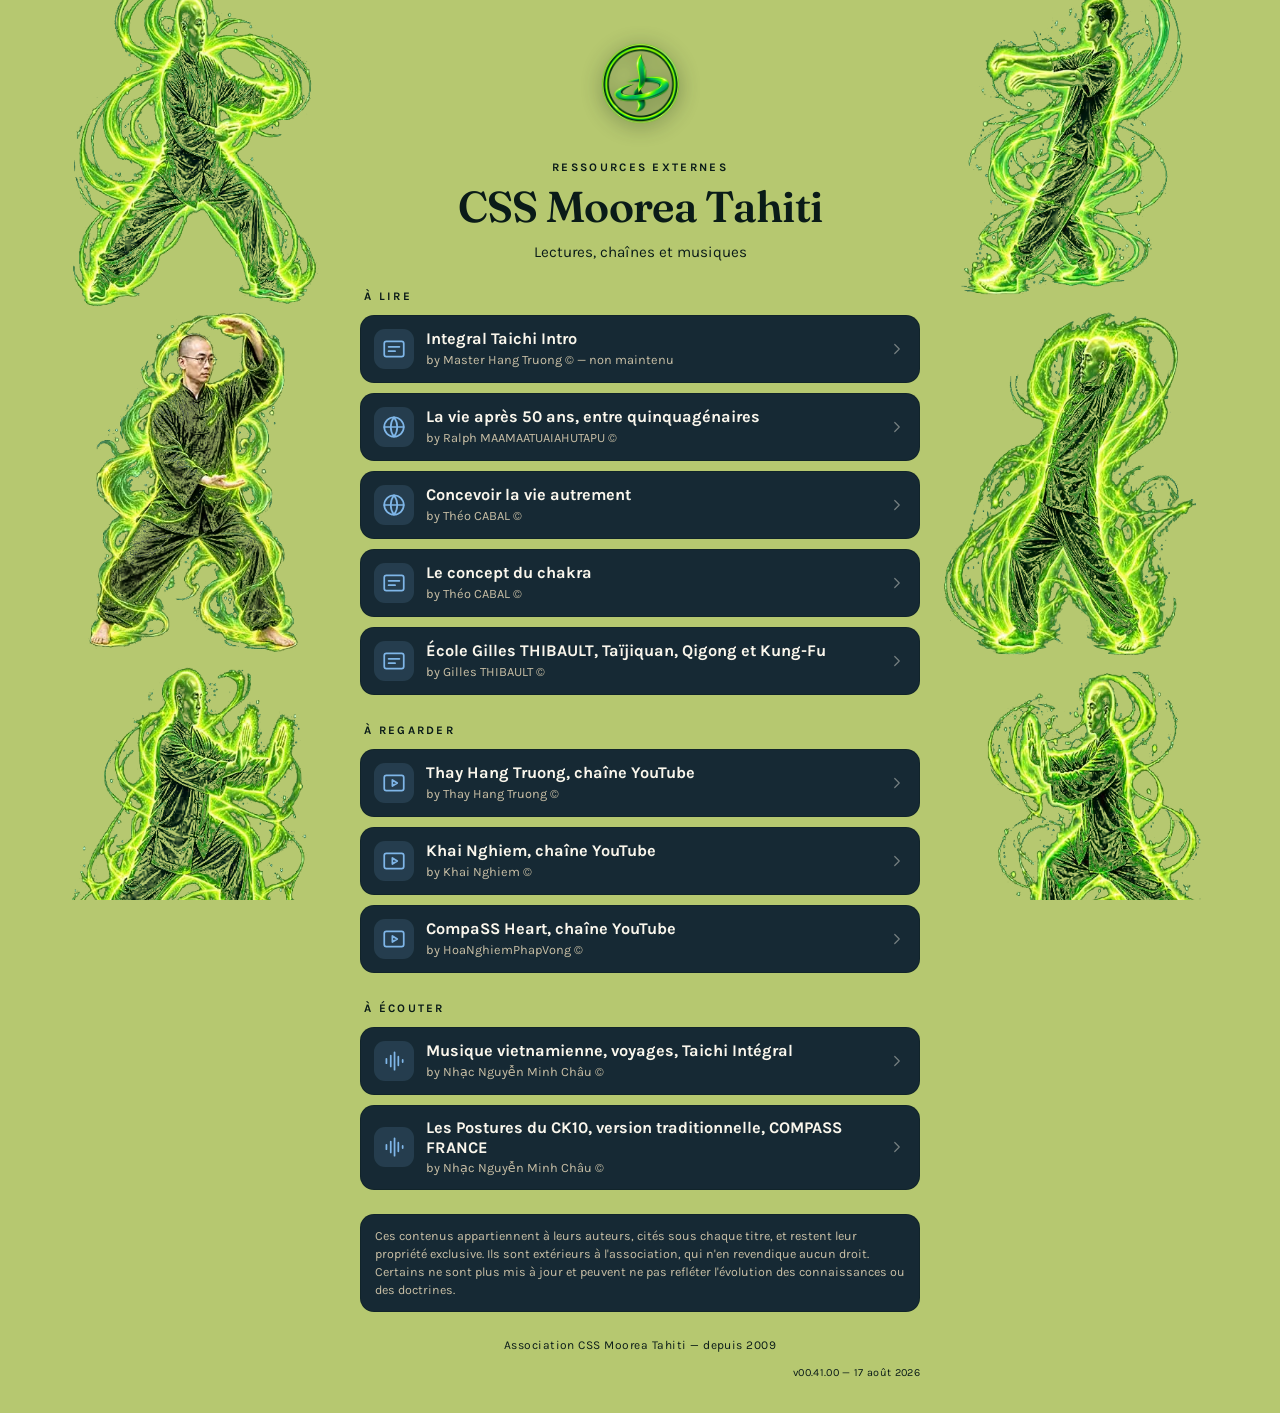
<file: ressources.html>
<!DOCTYPE html>
<!-- ressources.html — portail CSS Moorea Tahiti — version 00.41.00 — 18 août 2026 -->
<html lang="fr">
<head>
<meta charset="utf-8">
<meta name="viewport" content="width=device-width, initial-scale=1">

<title>CSS Moorea Tahiti — ressources</title>
<meta name="description" content="Lectures, chaînes vidéo et musiques autour du tai chi et du tao, choisies par l'association.">

<!-- Cette page est prévue pour être intégrée en iframe dans le site de
     l'association, sous la page de liens. Elle reste consultable seule.
     Pas de balise robots : la 00.07.00 en portait une sur la page
     adhérents, et Messenger comme WhatsApp supprimaient alors l'aperçu. -->

<!-- Aperçu de partage, identique aux deux autres pages. Adresse d'image
     absolue : les robots ne résolvent pas les adresses relatives. -->
<meta property="og:type" content="website">
<meta property="og:site_name" content="CSS Moorea Tahiti">
<meta property="og:locale" content="fr_FR">
<meta property="og:url" content="https://csstaichi.github.io/liens/ressources.html">
<meta property="og:title" content="CSS Moorea Tahiti — ressources">
<meta property="og:description" content="Lectures, chaînes vidéo et musiques autour du tai chi et du tao.">
<meta property="og:image" content="https://csstaichi.github.io/liens/assets/partage-00.41.00.jpg">
<meta property="og:image:width" content="1200">
<meta property="og:image:height" content="630">
<meta property="og:image:alt" content="La pile des boutons du portail : plannings, page Facebook, cotisation, boutique et inscriptions">
<meta name="twitter:card" content="summary_large_image">
<meta name="twitter:title" content="CSS Moorea Tahiti — ressources">
<meta name="twitter:description" content="Lectures, chaînes vidéo et musiques autour du tai chi et du tao.">
<meta name="twitter:image" content="https://csstaichi.github.io/liens/assets/partage-00.41.00.jpg">

<!-- Icône d'onglet et de raccourci sur l'écran d'accueil. -->
<link rel="icon" type="image/png" href="assets/logo.png">
<link rel="apple-touch-icon" href="assets/logo.png">

<link rel="stylesheet" href="assets/polices.css">
<link rel="stylesheet" href="styles.css">
</head>

<!-- La classe « ressources » bascule toute la page sur la seconde gamme
     de couleur, le bleu du logo, pour la distinguer de la liste des accès
     de l'association affichée juste au-dessus dans le site. -->
<body class="ressources">

<!-- Pavé 1 : image de fond, identique aux deux autres pages. -->
<div class="fond"></div>

<!-- Pavé 2 : en-tête. Même logo signature. -->
<header class="entete">

  <img class="logo" src="assets/logo.png" width="108" height="108"
       alt="Logo de l'association CSS Moorea Tahiti">

  <p class="sur-titre" data-dico="entete_sur_titre_ressources"></p>
  <h1 class="titre" data-dico="entete_titre"></h1>
  <p class="sous-titre" data-dico="entete_sous_titre_ressources"></p>
</header>

<!-- Pavé 3 : les groupes titrés, remplis par liens.js. -->
<main class="liens" id="liens"></main>

<!-- Pavé 4 : avertissement sur la fiabilité des sites externes. Le texte
     vient du dictionnaire, comme tous les autres. -->
<p class="avertissement" data-dico="avertissement_ressources"></p>

<!-- Pavé 5 : secours sans JavaScript. -->
<noscript>
  <div class="secours">
    <span data-dico="alerte_sans_js">Cette page a besoin de JavaScript pour afficher les liens.</span>
  </div>
</noscript>

<!-- Pavé 6 : mention de pied de page. -->
<footer class="pied" data-dico="pied_mention"></footer>

<!-- Numéro de version, posé par liens.js depuis une valeur unique. -->
<p class="version" id="version"></p>

<!-- Pavé 7 : dictionnaire puis rendu par sections.
     demarrerSections et non demarrer : cette page affiche des groupes
     titrés, les deux autres une pile simple. -->
<script src="liens.js"></script>
<script>demarrerSections("ressources");</script>

</body>
</html>
</file>
<file: assets/polices.css>
/* polices.css — portail CSS Moorea Tahiti — version 00.41.00 — 18 août 2026 */
/* =====================================================================
   polices.css — polices auto-hébergées
   ---------------------------------------------------------------------
   POURQUOI auto-hébergées et non appelées chez Google : la page est
   ouverte depuis Moorea et Tahiti, souvent en 4G. Un appel à un domaine
   tiers ajoute une résolution DNS et une négociation TLS avant le premier
   caractère affiché. Ici tout part du même serveur, et la page reste
   fidèle même si Google Fonts est injoignable.

   Sous-ensembles conservés : latin et latin-ext. Ils couvrent le français
   accentué et les caractères du reo tahiti. Le vietnamien a été écarté :
   il pesait sans servir.

   Karla est une police variable : un seul fichier porte les graisses 400
   à 700, d'où la plage déclarée en font-weight plutôt que deux fichiers.
   ===================================================================== */

/* Fraunces 600 — police de titre, latin étendu */
@font-face {
  font-family: 'Fraunces';
  font-style: normal;
  font-weight: 600;
  font-display: swap;
  src: url(polices/fraunces-600-latin-ext.woff2) format('woff2');
  unicode-range: U+0100-02BA, U+02BD-02C5, U+02C7-02CC, U+02CE-02D7, U+02DD-02FF, U+0304, U+0308, U+0329, U+1D00-1DBF, U+1E00-1E9F, U+1EF2-1EFF, U+2020, U+20A0-20AB, U+20AD-20C0, U+2113, U+2C60-2C7F, U+A720-A7FF;
}

/* Fraunces 600 — police de titre, latin de base */
@font-face {
  font-family: 'Fraunces';
  font-style: normal;
  font-weight: 600;
  font-display: swap;
  src: url(polices/fraunces-600-latin.woff2) format('woff2');
  unicode-range: U+0000-00FF, U+0131, U+0152-0153, U+02BB-02BC, U+02C6, U+02DA, U+02DC, U+0304, U+0308, U+0329, U+2000-206F, U+20AC, U+2122, U+2191, U+2193, U+2212, U+2215, U+FEFF, U+FFFD;
}

/* Karla variable 400–700 — police de texte, latin étendu */
@font-face {
  font-family: 'Karla';
  font-style: normal;
  font-weight: 400 700;
  font-display: swap;
  src: url(polices/karla-var-latin-ext.woff2) format('woff2');
  unicode-range: U+0100-02BA, U+02BD-02C5, U+02C7-02CC, U+02CE-02D7, U+02DD-02FF, U+0304, U+0308, U+0329, U+1D00-1DBF, U+1E00-1E9F, U+1EF2-1EFF, U+2020, U+20A0-20AB, U+20AD-20C0, U+2113, U+2C60-2C7F, U+A720-A7FF;
}

/* Karla variable 400–700 — police de texte, latin de base */
@font-face {
  font-family: 'Karla';
  font-style: normal;
  font-weight: 400 700;
  font-display: swap;
  src: url(polices/karla-var-latin.woff2) format('woff2');
  unicode-range: U+0000-00FF, U+0131, U+0152-0153, U+02BB-02BC, U+02C6, U+02DA, U+02DC, U+0304, U+0308, U+0329, U+2000-206F, U+20AC, U+2122, U+2191, U+2193, U+2212, U+2215, U+FEFF, U+FFFD;
}
</file>
<file: styles.css>
/* =====================================================================
   styles.css — portail de liens CSS Moorea Tahiti
   Version 00.41.00 — 18 août 2026
   ---------------------------------------------------------------------
   Feuille unique, partagee par index.html et adherents.html.
   Concue en priorite pour le telephone : c'est sur telephone que le lien
   sera ouvert, depuis Messenger, WhatsApp ou Facebook.
   Largeur de reference du controle de rendu : 360 px.
   ===================================================================== */


/* ---------------------------------------------------------------------
   SECTION 1 — jetons de couleur et de mesure
   Toutes les couleurs et toutes les distances du document sont declarees
   ici. Rien ailleurs ne doit contenir une valeur ecrite en dur.
   Direction retenue : eau du lagon a contre-jour. Vert d'encre pour le
   fond, turquoise pour l'accent, blanc tiare pour le texte. Le corail ne
   sert qu'a une chose : le trait du cercle de l'entete.
   --------------------------------------------------------------------- */
:root {
  --encre:        #0A1B18;   /* vert presque noir, fond et voile */
  --encre-douce:  #12312C;   /* meme famille, un cran plus clair */
  --lagon:        #0E6F66;   /* turquoise profond, bordures actives */
  --lagon-clair:  #6ECFBE;   /* turquoise clair, icones et fleches */
  --tiare:        #FAF6EC;   /* blanc casse, texte principal */
  --sable:        #C9BFA6;   /* beige, texte secondaire */
  --corail:       #D2564A;   /* accent unique, bordure du bloc de secours */
  --orange:       #E68C32;   /* état « en test », provisoire, à retirer */

  /* Couleur derrière les figurines. Redéfinie par la page ressources.
     Reprise du vert de l'image d'origine, 12-75-44, assombrie pour que le
     texte blanc reste lisible sans voile par-dessus. */
  --arriere-plan: #08341C;

  /* Seconde gamme, réservée à la page ressources. Elle sort du logo, dont
     l'anneau extérieur est bleu : le portail garde donc ses deux couleurs
     d'origine, le turquoise pour les accès de l'association, le bleu pour
     les contenus qui lui sont extérieurs. */
  --ciel:         #7FB6E8;   /* bleu clair, icônes et titres ressources */

  /* Habillage du bouton. Ces deux jetons existent pour que .lien ne porte
     pas ses couleurs en dur et reste redéfinissable. ILS DOIVENT RESTER
     DÉCLARÉS : sans eux, la règle border et la règle background de .lien
     deviennent invalides, et les boutons perdent fond et bordure. */
  --bouton-fond:  rgba(18, 49, 44, 0.62);
  --bouton-bord:  rgba(250, 246, 236, 0.18);

  /* Mesures. La hauteur de bouton est fixee a 68 px : au-dessus des 44 px
     recommandes pour le tactile, choisie plus haute parce qu'une partie des
     adherents sont ages et visent moins precisement. */
  /* Largeur de la colonne portee de 460 a 560 px a la 00.18.00.
     POURQUOI : « Groupe Whatsapp CSS Adherents OFFICIEL P.F. » fait
     43 caracteres et coupait apres « CSS », ce qui separait le nom du
     groupe en deux. A 460 px, le texte disposait de 342 px ; a 560 px il
     en a 442, mesure faite, et le titre tient sur une seule ligne. */
  --colonne:      560px;     /* largeur maximale de la colonne de contenu */
  --bouton-haut:  68px;
  --rayon:        14px;
  --marge:        18px;
}


/* ---------------------------------------------------------------------
   SECTION 2 — remise a plat et cadre general
   --------------------------------------------------------------------- */
* { box-sizing: border-box; margin: 0; padding: 0; }

html { -webkit-text-size-adjust: 100%; }

body {
  min-height: 100vh;
  min-height: 100dvh;                 /* evite le saut de barre d'URL mobile */
  font-family: "Karla", "Segoe UI", system-ui, sans-serif;
  color: var(--tiare);
  background: var(--arriere-plan);
  display: flex;
  flex-direction: column;
  align-items: center;
  padding: 28px var(--marge) 34px;
  overflow-x: hidden;
}


/* ---------------------------------------------------------------------
   SECTION 3 — l'image de fond, en deux calques superposes
   POURQUOI un element fixe plutot que background-attachment: fixed :
   iOS ignore purement et simplement background-attachment: fixed depuis
   des annees. Un div en position fixed derriere le contenu donne le meme
   resultat sur tous les telephones.
   Les deux calques sont, de bas en haut : l'image nette, puis le voile
   sombre. Il y avait un troisieme calque, une copie floue de l'image
   servant de filet de chargement, retire a la 00.09.00 sur demande.
   --------------------------------------------------------------------- */
.fond {
  position: fixed;
  inset: 0;
  z-index: -1;

  /* CALQUE 1 : l'arrière-plan, une couleur unie et rien d'autre.
     Jusqu'à la 00.16.00, le vert d'arrière-plan était CUIT dans le fichier
     image : figurines et fond ne formaient qu'un seul JPEG, il était donc
     impossible de changer l'un sans l'autre.
     Depuis la 00.17.00, les figurines sont détourées et livrées sur fond
     transparent. La couleur derrière elles est donc devenue un simple
     réglage, que chaque page peut redéfinir. */
  background-color: var(--arriere-plan);
}

/* CALQUE 1 : l'image nette. */
.fond::before {
  content: "";
  position: absolute;
  inset: 0;

  /* CALQUE 2 : les figurines seules, sur fond transparent.
     Détourage possible parce que le fond d'origine était parfaitement uni :
     mesuré à 12-75-44 sur 73,6 % des pixels, écart-type nul dans la bande
     centrale.
     Format WebP et non PNG : à qualité égale, 565 ko contre 3 167 ko.
     La bande centrale vide reste de 45 % de la largeur, le cadrage en
     largeur pleine est donc inchangé. */
  background-image: url("assets/figurines.webp");
  background-size: cover;
  background-position: center center;
}

/* Plus de calque de voile depuis la 00.17.00.
   Il assombrissait les figurines d'un tiers de noir. Il n'a plus lieu
   d'être : l'arrière-plan est maintenant une couleur choisie, assez
   sombre par elle-même pour que le texte blanc reste lisible, et les
   figurines gardent leur éclat d'origine. */


/* ---------------------------------------------------------------------
   SECTION 4 — en-tête
   L'élément signature est le logo de l'association, posé sur un disque
   clair qui lui rend le fond blanc pour lequel il a été dessiné.
   --------------------------------------------------------------------- */
.entete {
  width: 100%;
  max-width: var(--colonne);
  text-align: center;
  margin-bottom: 26px;
}

.logo {
  width: 116px;
  height: 116px;
  margin: 0 auto 16px;
  display: block;

  /* Plus de disque clair derrière le logo depuis la 00.15.00.
     POURQUOI il n'a plus lieu d'être : le logo néon porte son propre halo
     lumineux et son fond est entièrement transparent, mesuré sur le
     fichier. Le disque ajoutait deux zones blanches — la pastille et
     l'intérieur du cercle — qui écrasaient le halo au lieu de le servir. */

  /* Ombre portée douce, pour détacher le logo de l'image de fond sans
     ajouter de contour concurrent au cercle du dessin. */
  filter: drop-shadow(0 4px 14px rgba(0, 0, 0, 0.55));

  opacity: 0;
  animation: poser 0.7s cubic-bezier(0.22, 0.61, 0.36, 1) forwards;
}

@keyframes poser {
  from { opacity: 0; transform: translateY(8px) scale(0.94); }
  to   { opacity: 1; transform: translateY(0) scale(1); }
}

.sur-titre {
  font-size: 0.72rem;
  font-weight: 700;
  letter-spacing: 0.2em;
  text-transform: uppercase;
  color: var(--lagon-clair);
  margin-bottom: 10px;
}

.titre {
  font-family: "Fraunces", Georgia, serif;
  font-weight: 600;
  font-size: clamp(1.85rem, 8.5vw, 2.7rem);
  line-height: 1.08;
  letter-spacing: -0.015em;
}

.sous-titre {
  margin-top: 10px;
  font-size: 0.95rem;
  line-height: 1.45;
  color: var(--sable);
}


/* ---------------------------------------------------------------------
   SECTION 5 — la pile de boutons
   Un bouton = une ligne pleine largeur : icone, deux lignes de texte,
   chevron. Pleine largeur parce que c'est la cible la plus facile a
   atteindre au pouce, sur un ecran tenu d'une main.
   --------------------------------------------------------------------- */
.liens {
  width: 100%;
  max-width: var(--colonne);
  display: flex;
  flex-direction: column;
  gap: 10px;
}

.lien {
  display: flex;
  align-items: center;
  gap: 12px;
  min-height: var(--bouton-haut);
  padding: 12px 13px;
  border: 1px solid var(--bouton-bord);
  border-radius: var(--rayon);
  background: var(--bouton-fond);
  backdrop-filter: blur(7px);
  -webkit-backdrop-filter: blur(7px);
  color: var(--tiare);
  text-decoration: none;
  transition: border-color 0.18s ease, background 0.18s ease, transform 0.18s ease;

  /* Apparition en cascade : chaque bouton entre 60 ms apres le precedent.
     --rang est pose par liens.js, ce qui evite d'ecrire une regle par
     bouton et laisse le nombre de boutons libre. */
  opacity: 0;
  animation: monter 0.42s ease forwards;
  animation-delay: calc(0.22s + var(--rang) * 0.06s);
}

@keyframes monter {
  from { opacity: 0; transform: translateY(10px); }
  to   { opacity: 1; transform: translateY(0); }
}

.lien:hover,
.lien:focus-visible {
  border-color: var(--lagon-clair);
  background: rgba(14, 111, 102, 0.55);
  transform: translateY(-1px);
}

/* Le contour de focus reste visible au clavier : obligation d'accessibilite
   et confort reel pour qui navigue au clavier sur ordinateur. */
.lien:focus-visible {
  outline: 2px solid var(--lagon-clair);
  outline-offset: 3px;
}

.lien:active { transform: translateY(0); }

.lien-ico {
  flex: 0 0 40px;
  height: 40px;
  display: grid;
  place-items: center;
  border-radius: 11px;
  background: rgba(110, 207, 190, 0.13);
  color: var(--lagon-clair);
}

/* 26 px : taille reelle a laquelle les traces ont ete verifies. */
.ico { width: 26px; height: 26px; }

.lien-txt {
  flex: 1 1 auto;
  min-width: 0;               /* autorise la troncature propre du texte */
  display: flex;
  flex-direction: column;
  gap: 2px;
}

/* Le titre n'est plus contraint a une ligne.
   POURQUOI ce changement : ces boutons portent des titres d'oeuvres, qui
   appartiennent a leurs auteurs. Les raccourcir pour tenir sur une ligne
   revient a les alterer. La hauteur du bouton s'adapte, la pile perd un
   peu de regularite, c'est le prix d'un titre exact. */
.lien-libelle {
  font-size: 1.02rem;
  font-weight: 700;
  line-height: 1.25;
  /* Plus de text-wrap: balance depuis la 00.18.00. En cherchant a egaliser
     la longueur des lignes, il coupait « Groupe Whatsapp CSS » avant
     « Adherents OFFICIEL P.F. », separant le nom du groupe. La coupure
     normale, au dernier mot possible, est plus fidele au titre. */
}

.lien-precision {
  font-size: 0.795rem;
  line-height: 1.3;
  color: var(--sable);
}

.lien-fleche {
  flex: 0 0 18px;
  color: rgba(250, 246, 236, 0.42);
}

.lien-fleche svg { width: 18px; height: 18px; display: block; }


/* Intertitre de groupe, utilisé par la page ressources.
   Repris de l'habillage du sur-titre de l'en-tête pour que la page reste
   d'une seule pièce : même graisse, même interlettrage, même turquoise.
   La marge haute est nulle sur le premier titre, sinon la page démarrerait
   par un vide. */
.section {
  font-size: 0.72rem;
  font-weight: 700;
  letter-spacing: 0.2em;
  text-transform: uppercase;
  color: var(--lagon-clair);
  margin: 18px 0 2px 4px;

  opacity: 0;
  animation: monter 0.42s ease forwards;
  animation-delay: calc(0.22s + var(--rang) * 0.06s);
}

.section:first-child { margin-top: 0; }

/* Avertissement de bas de page, page ressources.
   Encadré discret : il doit se lire sans voler la vedette aux boutons. */
.avertissement {
  width: 100%;
  max-width: var(--colonne);
  margin-top: 24px;
  padding: 12px 14px;
  border: 1px solid rgba(250, 246, 236, 0.16);
  border-radius: var(--rayon);
  background: rgba(18, 49, 44, 0.5);
  font-size: 0.78rem;
  line-height: 1.45;
  color: var(--sable);
}


/* ---------------------------------------------------------------------
   SECTION 5 bis — habillage propre à la page ressources
   POURQUOI une seconde gamme de couleur : les deux listes se suivent sur
   la même page du site de l'association, l'une sous l'autre. Sans écart
   visuel, un lecteur croit lire une seule liste de vingt boutons. Le bleu
   dit « ces contenus ne sont pas à nous ».
   Tout passe par une classe posée sur le body : aucune règle existante
   n'est modifiée, les deux autres pages ne peuvent pas être affectées.
   --------------------------------------------------------------------- */
.ressources .lien:hover,
.ressources .lien:focus-visible {
  border-color: var(--ciel);
  background: rgba(22, 62, 96, 0.58);
}

.ressources .lien:focus-visible {
  outline-color: var(--ciel);
}

.ressources .lien-ico {
  background: rgba(127, 182, 232, 0.14);
  color: var(--ciel);
}

.ressources .sur-titre,
.ressources .section {
  color: var(--ciel);
}

/* Seul l'ARRIÈRE-PLAN change de couleur : les figurines restent vertes,
   puisqu'elles sont désormais un calque séparé.

   Fond clair #B6C870 depuis la 00.18.00, sur demande. Il impose de
   basculer le texte de l'en-tête en sombre : contrastes mesurés sur ce
   fond, le blanc cassé ne donne que 1,69 pour 1 et le beige 1,00 pour 1,
   très en dessous du seuil de lisibilité de 4,5. L'encre, elle, donne
   9,71 pour 1.
   Les boutons, eux, restent sombres à texte clair : leur fond propre est
   opaque, la couleur de la page ne les traverse pas. */
.ressources {
  --arriere-plan: #B6C870;

  /* Sur fond clair, un bouton translucide laisse passer le jaune-vert et
     vire à l'olive. Mesuré à l'écran : le fond des boutons, opaque à 62 %,
     donnait un gris-olive au lieu du bleu nuit voulu. On le rend presque
     opaque, ce qui rétablit le contraste avec le texte clair. */
  --bouton-fond:  rgba(10, 30, 48, 0.93);
  --bouton-bord:  rgba(10, 27, 24, 0.35);
}

.ressources .titre,
.ressources .sous-titre,
.ressources .sur-titre,
.ressources .section,
.ressources .pied,
.ressources .version {
  color: var(--encre);
}

/* Le logo porte un halo clair, invisible sur fond clair : on lui rend une
   ombre portée sombre pour qu'il garde ses contours. */
.ressources .logo {
  filter: drop-shadow(0 3px 10px rgba(10, 27, 24, 0.45));
}

.ressources .avertissement {
  background: rgba(10, 30, 48, 0.93);
  border-color: rgba(10, 27, 24, 0.35);
}


/* Bouton EN TEST. Marque temporaire, a retirer quand le lien est confirme.
   POURQUOI un mot et non un cadre colore : le cadre orange se confondait
   avec les bordures des autres boutons et ne disait pas ce qu'il
   signifiait. Un mot le dit. Il clignote en opacite, ce qui se voit
   reellement, alors que la version precedente n'animait qu'une ombre
   presque invisible : c'est pour cela qu'aucun clignotement n'etait
   percu. */
.lien-test {
  display: inline-block;
  margin-left: 8px;
  padding: 1px 6px;
  border: 1px solid var(--orange);
  border-radius: 5px;
  font-size: 0.62rem;
  font-weight: 700;
  letter-spacing: 0.1em;
  text-transform: uppercase;
  color: var(--orange);
  vertical-align: middle;
  animation: clignoter 1.4s ease-in-out infinite;
}

@keyframes clignoter {
  0%, 100% { opacity: 1; }
  50%      { opacity: 0.15; }
}


/* Mot « administrateur » de l'encadré, transformé en lien discret.
   Il clignote pour signaler qu'il est cliquable, sans être souligné ni
   coloré comme un lien ordinaire : l'encadré reste une phrase à lire. */
.lien-admin {
  color: inherit;
  text-decoration: none;
  border-bottom: 1px dotted rgba(110, 207, 190, 0.5);
  animation: pulser 1.8s ease-in-out infinite;
}

@keyframes pulser {
  0%, 100% { color: var(--sable); }
  50%      { color: var(--lagon-clair); }
}


/* Bandeau de gratuité, page plannings. Volontairement contrasté : c'est
   l'argument que l'association a à faire valoir, il doit se lire avant
   les horaires. */
.gratuit {
  display: inline-block;
  margin-top: 14px;
  padding: 6px 16px;
  border: 1px solid var(--lagon-clair);
  border-radius: 999px;
  font-size: 0.78rem;
  font-weight: 700;
  letter-spacing: 0.12em;
  text-transform: uppercase;
  color: var(--lagon-clair);
}


/* Message d'accès, page plannings.
   Encadré plein et non discret : c'est l'argument que les adhérents
   ignorent le plus souvent, il doit se lire avant les horaires et non
   après. Le turquoise le rattache aux fiches Tahiti sans les concurrencer,
   la barre de gauche lui donne le poids d'une affirmation. */
.acces-tous {
  width: 100%;
  max-width: var(--colonne);
  margin-bottom: 4px;
  padding: 13px 16px;
  border: 1px solid rgba(110, 207, 190, 0.35);
  border-left: 3px solid var(--lagon-clair);
  border-radius: var(--rayon);
  background: rgba(110, 207, 190, 0.10);
  font-size: 0.9rem;
  line-height: 1.5;
  color: var(--tiare);
}


/* ---------------------------------------------------------------------
   FICHES DE COURS, page plannings.
   Même boîte que les boutons, sans le comportement : pas de survol, pas
   de chevron, pas de curseur main. POURQUOI : ce sont des informations à
   lire, pas des liens. Leur donner l'apparence exacte d'un bouton
   tromperait le lecteur, qui cliquerait pour rien.
   Le liseré de gauche porte la couleur de l'île : turquoise pour Tahiti,
   bleu ciel pour Moorea. C'est le seul repère de couleur, il suffit à
   séparer les deux îles d'un coup d'oeil.
   --------------------------------------------------------------------- */
.fiche {
  width: 100%;
  max-width: var(--colonne);
  padding: 13px 16px;
  border: 1px solid var(--bouton-bord);
  border-left: 3px solid var(--lagon-clair);
  border-radius: var(--rayon);
  background: var(--bouton-fond);

  opacity: 0;
  animation: monter 0.42s ease forwards;
  animation-delay: calc(0.22s + var(--rang) * 0.06s);
}

.fiche--moorea { border-left-color: var(--ciel); }

.fiche-jour {
  font-size: 0.68rem;
  font-weight: 700;
  letter-spacing: 0.18em;
  text-transform: uppercase;
  color: var(--lagon-clair);
  margin-bottom: 4px;
}

.fiche--moorea .fiche-jour { color: var(--ciel); }

.fiche-commune {
  display: flex;
  align-items: center;
  gap: 7px;
  font-size: 1.06rem;
  font-weight: 700;
  line-height: 1.2;
  color: var(--tiare);
}

.fiche-ico { display: block; color: var(--lagon-clair); }
.fiche--moorea .fiche-ico { color: var(--ciel); }
.fiche-ico .ico { width: 17px; height: 17px; }

.fiche-lieu {
  font-size: 0.85rem;
  line-height: 1.35;
  color: var(--sable);
  margin-top: 2px;
}

/* L'horaire est l'information qu'on vient chercher : il est mis en avant
   plus que le lieu, qu'on ne relit qu'une fois. */
.fiche-horaire {
  font-size: 0.98rem;
  font-weight: 700;
  color: var(--tiare);
  margin-top: 7px;
}

/* Encadrants du cours. Une ligne par personne : nom, rôle, numéro.
   Liste et non paragraphe : on cherche UNE personne dans la liste, pas à
   lire une phrase. Le numéro est aligné à droite, c'est la colonne que
   l'oeil parcourt. */
.fiche-gens {
  list-style: none;
  margin-top: 9px;
  padding-top: 8px;
  border-top: 1px solid rgba(250, 246, 236, 0.10);
}

.fiche-gens li {
  display: flex;
  flex-wrap: wrap;
  align-items: baseline;
  gap: 4px 8px;
  padding: 3px 0;
}

.gens-nom {
  font-size: 0.83rem;
  font-weight: 700;
  color: var(--sable);
}

.gens-role {
  flex: 1 1 auto;
  font-size: 0.74rem;
  color: rgba(201, 191, 166, 0.62);
}

/* Le numéro touche la même cible tactile que les boutons : il est
   volontairement large et espacé, pour être atteint au pouce. */
.gens-tel {
  flex: 0 0 auto;
  padding: 2px 8px;
  border: 1px solid rgba(110, 207, 190, 0.35);
  border-radius: 6px;
  font-size: 0.79rem;
  font-weight: 700;
  color: var(--lagon-clair);
  text-decoration: none;
  white-space: nowrap;
}

.fiche--moorea .gens-tel {
  border-color: rgba(127, 182, 232, 0.35);
  color: var(--ciel);
}

/* Numéro de téléphone appelable. */
.lien-tel {
  color: var(--lagon-clair);
  text-decoration: none;
  border-bottom: 1px dotted var(--lagon-clair);
  font-weight: 700;
}


/* Encadré « Rejoindre nos conversations », page adhérents.
   Même habillage que l'avertissement de la page ressources, pour rester
   d'une seule pièce, avec un titre en tête. */
.demande {
  width: 100%;
  max-width: var(--colonne);
  margin-top: 22px;
  padding: 14px 16px;
  border: 1px solid rgba(250, 246, 236, 0.16);
  border-radius: var(--rayon);
  background: rgba(18, 49, 44, 0.5);
}

.demande-titre {
  font-size: 0.72rem;
  font-weight: 700;
  letter-spacing: 0.2em;
  text-transform: uppercase;
  color: var(--lagon-clair);
  margin-bottom: 8px;
}

.demande p {
  font-size: 0.82rem;
  line-height: 1.5;
  color: var(--sable);
}

/* Les deux consignes sont détachées du texte d'introduction par un léger
   retrait et une puce, pour qu'on voie d'un coup d'oeil qu'il y en a deux
   et non une seule. */
.demande-ligne {
  margin-top: 8px;
  padding-left: 14px;
  position: relative;
}

.demande-ligne::before {
  content: "";
  position: absolute;
  left: 0;
  top: 0.55em;
  width: 5px;
  height: 5px;
  border-radius: 50%;
  background: var(--lagon-clair);
}

/* Repère de version, en bas à droite.
   Volontairement peu contrasté : il sert au suivi des mises à jour, pas à
   la lecture courante. */
.version {
  width: 100%;
  max-width: var(--colonne);
  margin-top: 14px;
  text-align: right;
  font-size: 0.68rem;
  letter-spacing: 0.03em;
  color: rgba(201, 191, 166, 0.5);
}


/* ---------------------------------------------------------------------
   SECTION 5 ter — LIVRE DE CONDOLEANCES
   Registre volontairement sobre : pas de turquoise vif, pas de
   clignotement, pas d'apparition en cascade rapide. Le fond bascule au
   noir d'encre et les figurines sont fortement atténuées : elles restent
   présentes, comme un souvenir, sans occuper l'écran.
   --------------------------------------------------------------------- */
body.condoleances {
  --arriere-plan: #0A1512;
  --bouton-fond:  rgba(18, 30, 28, 0.78);
  --bouton-bord:  rgba(250, 246, 236, 0.13);
}

/* Les figurines s'effacent presque : leur éclat vert n'a pas sa place
   ici, mais les faire disparaître couperait la page du reste du site. */
.condoleances .fond::before { opacity: 0.16; }

.condoleances .sur-titre { color: var(--sable); }

/* Mot d'introduction, en tête du registre. */
.condo-intro {
  width: 100%;
  max-width: var(--colonne);
  padding: 15px 18px;
  border-left: 3px solid rgba(201, 191, 166, 0.4);
  font-size: 0.95rem;
  line-height: 1.6;
  color: var(--tiare);
}

/* Veillée et obsèques : un encadré factuel, séparé des messages. */
.condo-dates {
  width: 100%;
  max-width: var(--colonne);
  margin-top: 16px;
  padding: 13px 16px;
  border: 1px solid var(--bouton-bord);
  border-radius: var(--rayon);
  background: var(--bouton-fond);
  font-size: 0.86rem;
  line-height: 1.55;
  color: var(--sable);
}

.condo-dates .demande-titre { color: var(--sable); }

/* Compteur de messages. */
/* Compteur de messages. Opacite portee de 0.60 a 0.75 : mesuree a
   4,35:1 sur le fond de page, elle passe a 5,63:1. */
.condo-compteur {
  width: 100%;
  max-width: var(--colonne);
  margin: 26px 0 2px;
  font-size: 0.7rem;
  font-weight: 700;
  letter-spacing: 0.18em;
  text-transform: uppercase;
  color: rgba(201, 191, 166, 0.75);
}

/* Un message signé. Le motif est posé en filigrane dans l'angle, assez
   discret pour ne pas concurrencer le texte. */
.mot {
  width: 100%;
  max-width: var(--colonne);
  position: relative;
  padding: 16px 18px 14px;
  border: 1px solid var(--bouton-bord);
  border-radius: var(--rayon);
  background: var(--bouton-fond);

  opacity: 0;
  animation: monter 0.5s ease forwards;
  animation-delay: calc(0.15s + var(--rang) * 0.05s);
}

.mot-motif {
  position: absolute;
  top: 14px;
  right: 16px;
  color: rgba(201, 191, 166, 0.28);
}

.mot-motif .ico { width: 34px; height: 34px; }

/* Motif en image dans l'angle d'une carte. Une image ne prend pas la
   couleur du texte : son attenuation passe donc par l'opacite, la ou les
   tracés utilisaient une couleur transparente. 0.62 mesure a l'oeil comme
   le filigrane des tracés, sans faire disparaitre les petales. */
.mot-motif .motif-img {
  display: block;
  width: 40px;
  height: 40px;
  object-fit: contain;
  opacity: 0.62;
}

.mot-texte {
  font-size: 0.94rem;
  line-height: 1.6;
  color: var(--tiare);
  padding-right: 50px;
}

/* Bouton de modification, pose en bas de chaque carte. Discret au repos :
   il ne doit pas concurrencer le message qu'il surmonte. */
.mot-modifier {
  margin-top: 10px;
  padding: 6px 12px;
  min-height: 34px;
  border: 1px solid rgba(250, 246, 236, 0.16);
  border-radius: 9px;
  background: transparent;
  color: rgba(201, 191, 166, 0.85);
  font-family: inherit;
  font-size: 0.74rem;
  letter-spacing: 0.04em;
  cursor: pointer;
  transition: border-color 0.15s ease, color 0.15s ease;
}

.mot-modifier:hover,
.mot-modifier:focus-visible {
  border-color: var(--sable);
  color: var(--tiare);
}

.mot-signe {
  margin-top: 10px;
  padding-top: 9px;
  border-top: 1px solid rgba(250, 246, 236, 0.08);
  display: flex;
  flex-wrap: wrap;
  gap: 4px 10px;
  align-items: baseline;
}

.mot-nom {
  flex: 1 1 auto;
  font-size: 0.85rem;
  font-weight: 700;
  color: var(--sable);
}

/* Date du message. Opacite portee de 0.50 a 0.78 et taille de 0.72 a
   0.76 rem a la 00.28.00. POURQUOI : mesure du contraste sur le fond reel
   de la carte, #101C1A. A 0.50 le rapport valait 3,34:1, sous le seuil de
   4,5:1 exige pour un texte de cette taille. A 0.78 il vaut 6,27:1. */
.mot-date {
  font-size: 0.76rem;
  color: rgba(201, 191, 166, 0.78);
}

.mot-attente {
  width: 100%;
  max-width: var(--colonne);
  padding: 18px;
  text-align: center;
  font-size: 0.86rem;
  color: rgba(201, 191, 166, 0.65);
}

/* --- Formulaire de dépôt ------------------------------------------- */
.condo-form {
  width: 100%;
  max-width: var(--colonne);
  margin-top: 28px;
  padding: 18px;
  border: 1px solid var(--bouton-bord);
  border-radius: var(--rayon);
  background: var(--bouton-fond);
}

.condo-form p { font-size: 0.84rem; line-height: 1.5; color: var(--sable); }

.champ { margin-top: 14px; }

/* Mention du caractere facultatif des deux champs de nom. Contraste
   mesure a 5,90:1 sur le fond du formulaire. */
.champ-aide {
  margin-top: 6px;
  font-size: 0.75rem;
  line-height: 1.45;
  color: rgba(201, 191, 166, 0.75);
}

.champ label {
  display: block;
  font-size: 0.72rem;
  font-weight: 700;
  letter-spacing: 0.12em;
  text-transform: uppercase;
  color: rgba(201, 191, 166, 0.75);
  margin-bottom: 5px;
}

/* Taille de police à 16 px minimum : en dessous, iOS agrandit la page
   dès qu'on touche le champ, et ne la réduit plus ensuite. */
.champ input[type="text"],
.champ textarea {
  width: 100%;
  padding: 11px 13px;
  border: 1px solid rgba(250, 246, 236, 0.18);
  border-radius: 10px;
  background: rgba(10, 21, 18, 0.7);
  color: var(--tiare);
  font-family: inherit;
  font-size: 1rem;
  line-height: 1.5;
}

.champ textarea { min-height: 120px; resize: vertical; }

.champ input:focus, .champ textarea:focus {
  outline: 2px solid var(--lagon-clair);
  outline-offset: 1px;
  border-color: transparent;
}

/* Champ piège. Masqué sans display:none : certains robots ignorent les
   champs cachés de cette façon, mais suivent celle-ci. */
.piege {
  position: absolute;
  left: -9999px;
  width: 1px;
  height: 1px;
  overflow: hidden;
}

/* Choix du motif. Grille, et non ligne souple : les six vignettes
   doivent garder la MEME largeur, sinon « Chrysanthème » etire sa tuile
   et casse l'alignement des autres.

   TROIS colonnes, a toutes les largeurs, donc deux rangs de trois,
   toujours pleins.
   POURQUOI ce chiffre est ecrit en dur, et non laisse a un remplissage
   automatique : le remplissage automatique posait autant de colonnes que
   la place le permettait, et donnait CINQ tuiles sur le premier rang et
   une seule, orpheline, sur le second. Defaut constate a l'ecran a la
   00.29.00.
   POURQUOI pas six colonnes sur grand ecran : la colonne du formulaire
   est plafonnee a 560 px, sa zone utile a 524 px. Six tuiles y feraient
   80,7 px, mesure faite, alors que le libelle « Chrysanthème » en fait
   73,3 px dans la police du site. Sept pixels de marge, c'est trop peu.
   A trois colonnes, la tuile mesure 72 px sur un petit telephone et
   169 px sur ordinateur. Verifie a onze largeurs, de 320 a 1600 px :
   toujours deux rangs de trois, aucun libelle tronque. */
.motifs {
  display: grid;
  grid-template-columns: repeat(3, 1fr);
  gap: 8px;
}

.motif { cursor: pointer; }
.motif input { position: absolute; opacity: 0; width: 0; height: 0; }

/* La tuile porte desormais le dessin ET son nom : c'est elle qui recoit
   la bordure et l'etat coche, et non plus le seul carre du dessin. */
.motif-dessin {
  display: grid;
  place-items: center;
  gap: 4px;
  width: 100%;
  min-height: 98px;
  padding: 10px 4px 8px;
  border: 1px solid rgba(250, 246, 236, 0.16);
  border-radius: 11px;
  color: rgba(201, 191, 166, 0.78);
  transition: border-color 0.15s ease, color 0.15s ease, background 0.15s ease;
}

/* Dessin porte de 24 a 56 px : c'est la raison d'etre de la refonte, six
   motifs au lieu de douze pour que chacun soit reellement lisible.
   Les motifs proposes sont des images ; « sans » reste un trace, mais il
   n'est jamais propose, donc jamais rendu ici. */
.motif-dessin .ico { width: 56px; height: 56px; }

.motif-dessin .motif-img {
  display: block;
  width: 56px;
  height: 56px;
  object-fit: contain;
  opacity: 0.82;
  transition: opacity 0.15s ease;
}

/* Une image ne change pas de couleur quand elle est cochee : c'est son
   opacite pleine, plus la bordure de la tuile, qui signalent le choix. */
.motif input:checked + .motif-dessin .motif-img { opacity: 1; }

/* Nom du motif, place SOUS le dessin, a l'interieur de la tuile.
   Les trois remises a zero ne sont pas decoratives : .motif est un
   <label>, et la regle « .champ label » du formulaire lui impose des
   majuscules, un interlettrage de 0.12em et une graisse 700. Applique
   ici, cela faisait deborder « CHRYSANTHÈME » hors de sa tuile. */
.motif-nom {
  display: block;
  font-size: 0.69rem;
  font-weight: 500;
  line-height: 1.2;
  text-align: center;
  text-transform: none;
  letter-spacing: 0.01em;
  margin-bottom: 0;
}

.motif input:checked + .motif-dessin {
  border-color: var(--sable);
  background: rgba(201, 191, 166, 0.12);
  color: var(--tiare);
}

.motif input:focus-visible + .motif-dessin {
  outline: 2px solid var(--lagon-clair);
  outline-offset: 2px;
}

.bouton-envoi {
  width: 100%;
  min-height: 52px;
  margin-top: 16px;
  border: 1px solid var(--sable);
  border-radius: var(--rayon);
  background: rgba(201, 191, 166, 0.12);
  color: var(--tiare);
  font-family: inherit;
  font-size: 1rem;
  font-weight: 700;
  cursor: pointer;
}

.bouton-envoi:disabled { opacity: 0.5; cursor: default; }

.etat { margin-top: 10px; font-size: 0.84rem; min-height: 1.2em; }
.etat--merci  { color: var(--lagon-clair); }
.etat--erreur { color: var(--corail); }


/* ---------------------------------------------------------------------
   SECTION 6 — pied de page et secours sans JavaScript
   --------------------------------------------------------------------- */
.pied {
  width: 100%;
  max-width: var(--colonne);
  margin-top: 26px;
  text-align: center;
  font-size: 0.75rem;
  letter-spacing: 0.04em;
  color: rgba(201, 191, 166, 0.65);
}

.secours {
  width: 100%;
  max-width: var(--colonne);
  padding: 16px;
  border: 1px solid var(--corail);
  border-radius: var(--rayon);
  font-size: 0.9rem;
  line-height: 1.5;
  text-align: center;
}

.secours a { color: var(--lagon-clair); }


/* ---------------------------------------------------------------------
   SECTION 7 — mouvement reduit
   Un adherent qui a demande la reduction des animations dans son systeme
   ne doit voir aucun mouvement : le cercle est deja trace, les boutons
   sont deja en place.
   --------------------------------------------------------------------- */
@media (prefers-reduced-motion: reduce) {
  .logo { animation: none; opacity: 1; }
  .lien, .section, .fiche, .mot { animation: none; opacity: 1; }
  .lien-test { animation: none; opacity: 1; }
  .lien-admin { animation: none; color: var(--lagon-clair); }
  .lien:hover, .lien:focus-visible { transform: none; }
}


/* ---------------------------------------------------------------------
   SECTION 5 quater — MODIFICATION D'UN MESSAGE DEJA DEPOSE
   Le formulaire est le meme, seul son habillage change. Une bordure sable
   signale sans equivoque qu'on n'est plus en train d'ecrire un message
   neuf : sans ce repere, quelqu'un pourrait ecraser le message d'un autre
   en croyant deposer le sien.
   --------------------------------------------------------------------- */
.condo-form--modif {
  border-color: var(--sable);
  box-shadow: inset 0 0 0 1px rgba(201, 191, 166, 0.25);
}

.bouton-annuler {
  width: 100%;
  min-height: 44px;
  margin-top: 10px;
  border: 1px solid rgba(250, 246, 236, 0.18);
  border-radius: var(--rayon);
  background: transparent;
  color: rgba(201, 191, 166, 0.85);
  font-family: inherit;
  font-size: 0.9rem;
  cursor: pointer;
}

.bouton-annuler:hover,
.bouton-annuler:focus-visible {
  border-color: var(--sable);
  color: var(--tiare);
}

/* hidden doit l'emporter sur l'affichage en bloc du bouton. */
.bouton-annuler[hidden] { display: none; }
</file>
